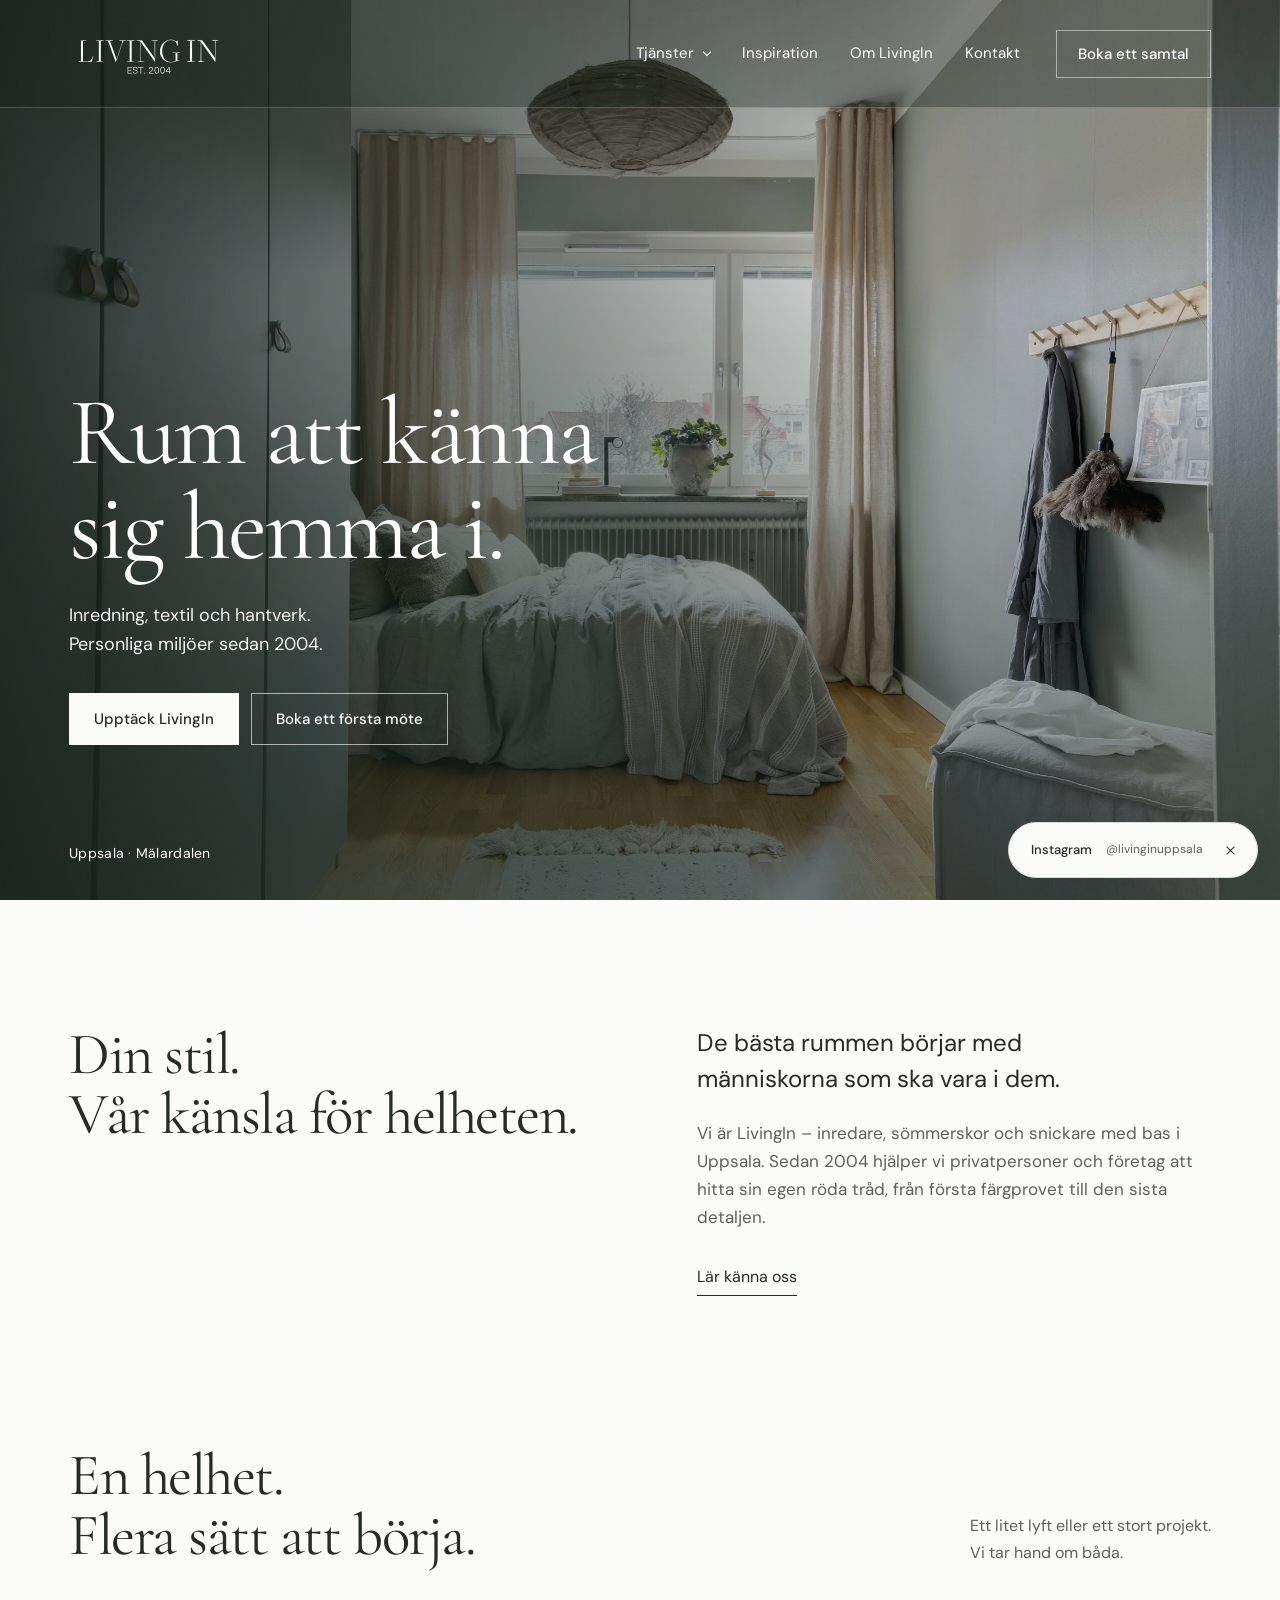
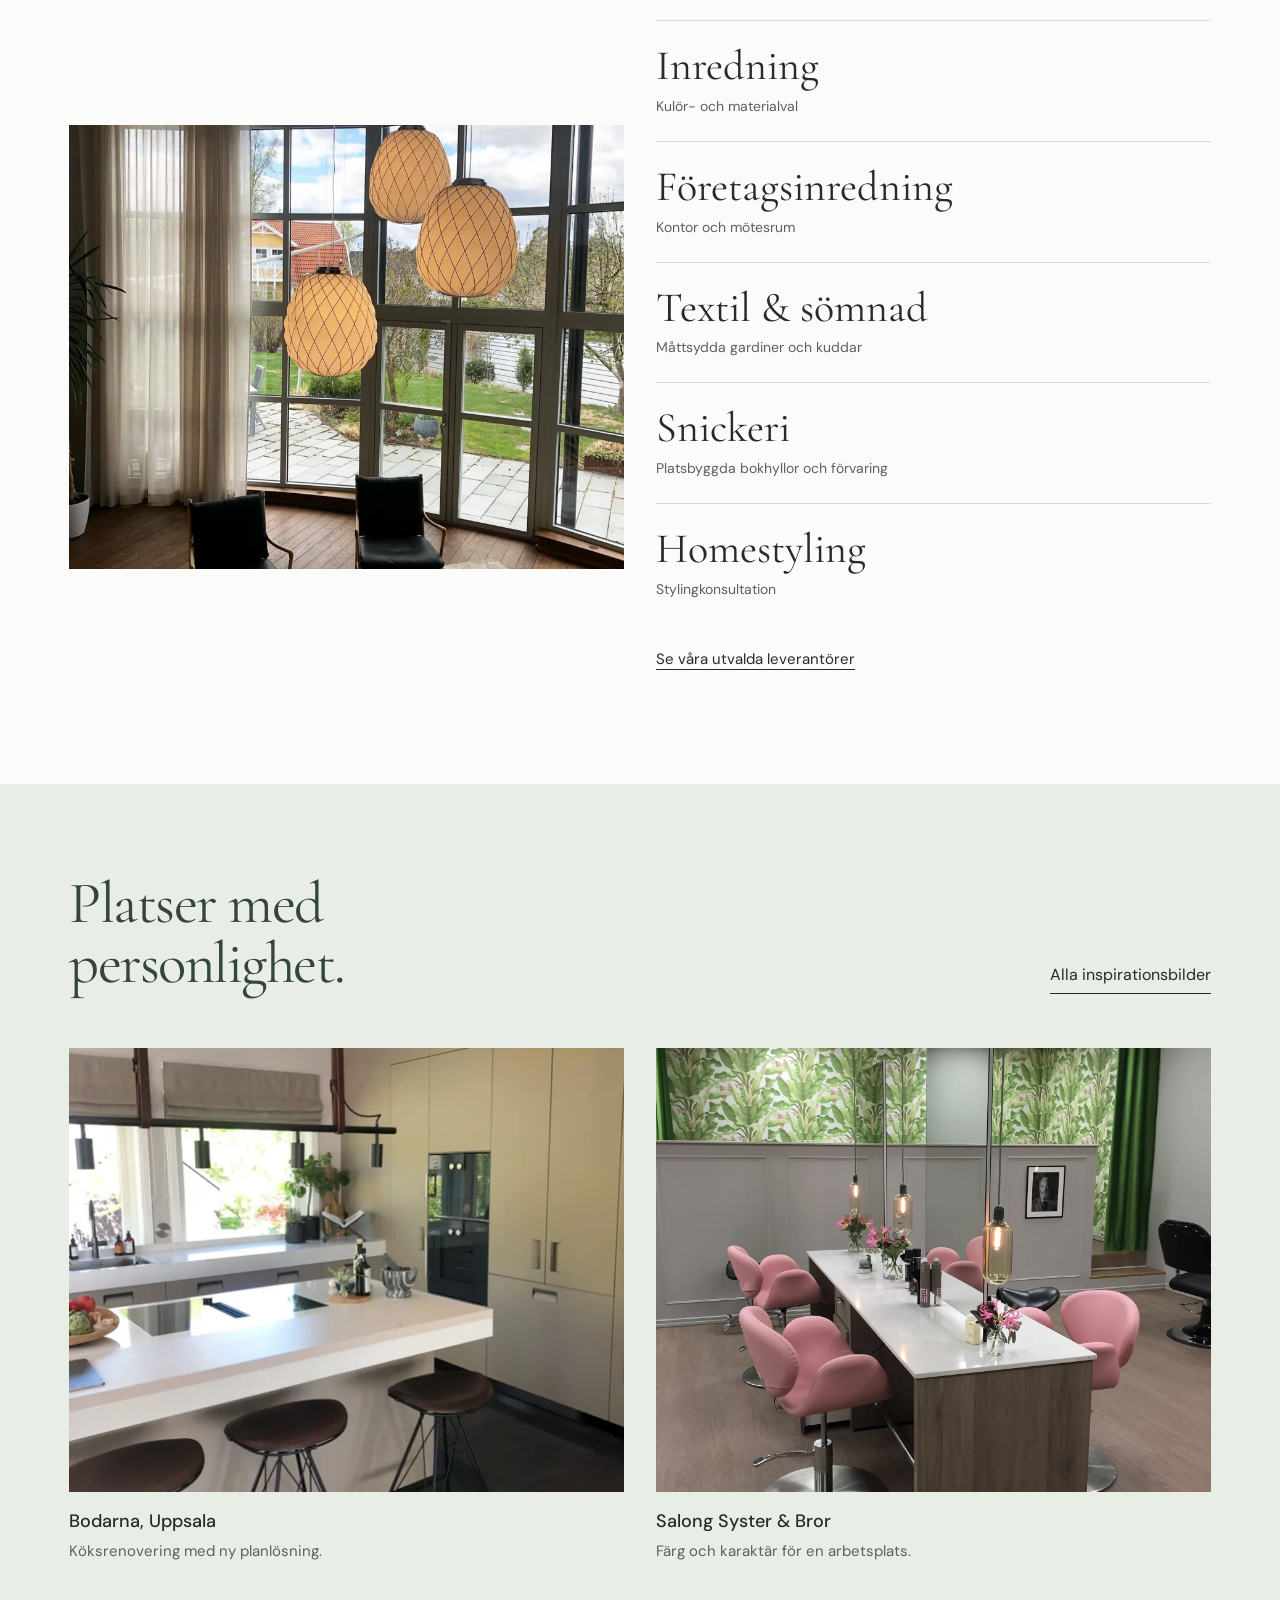
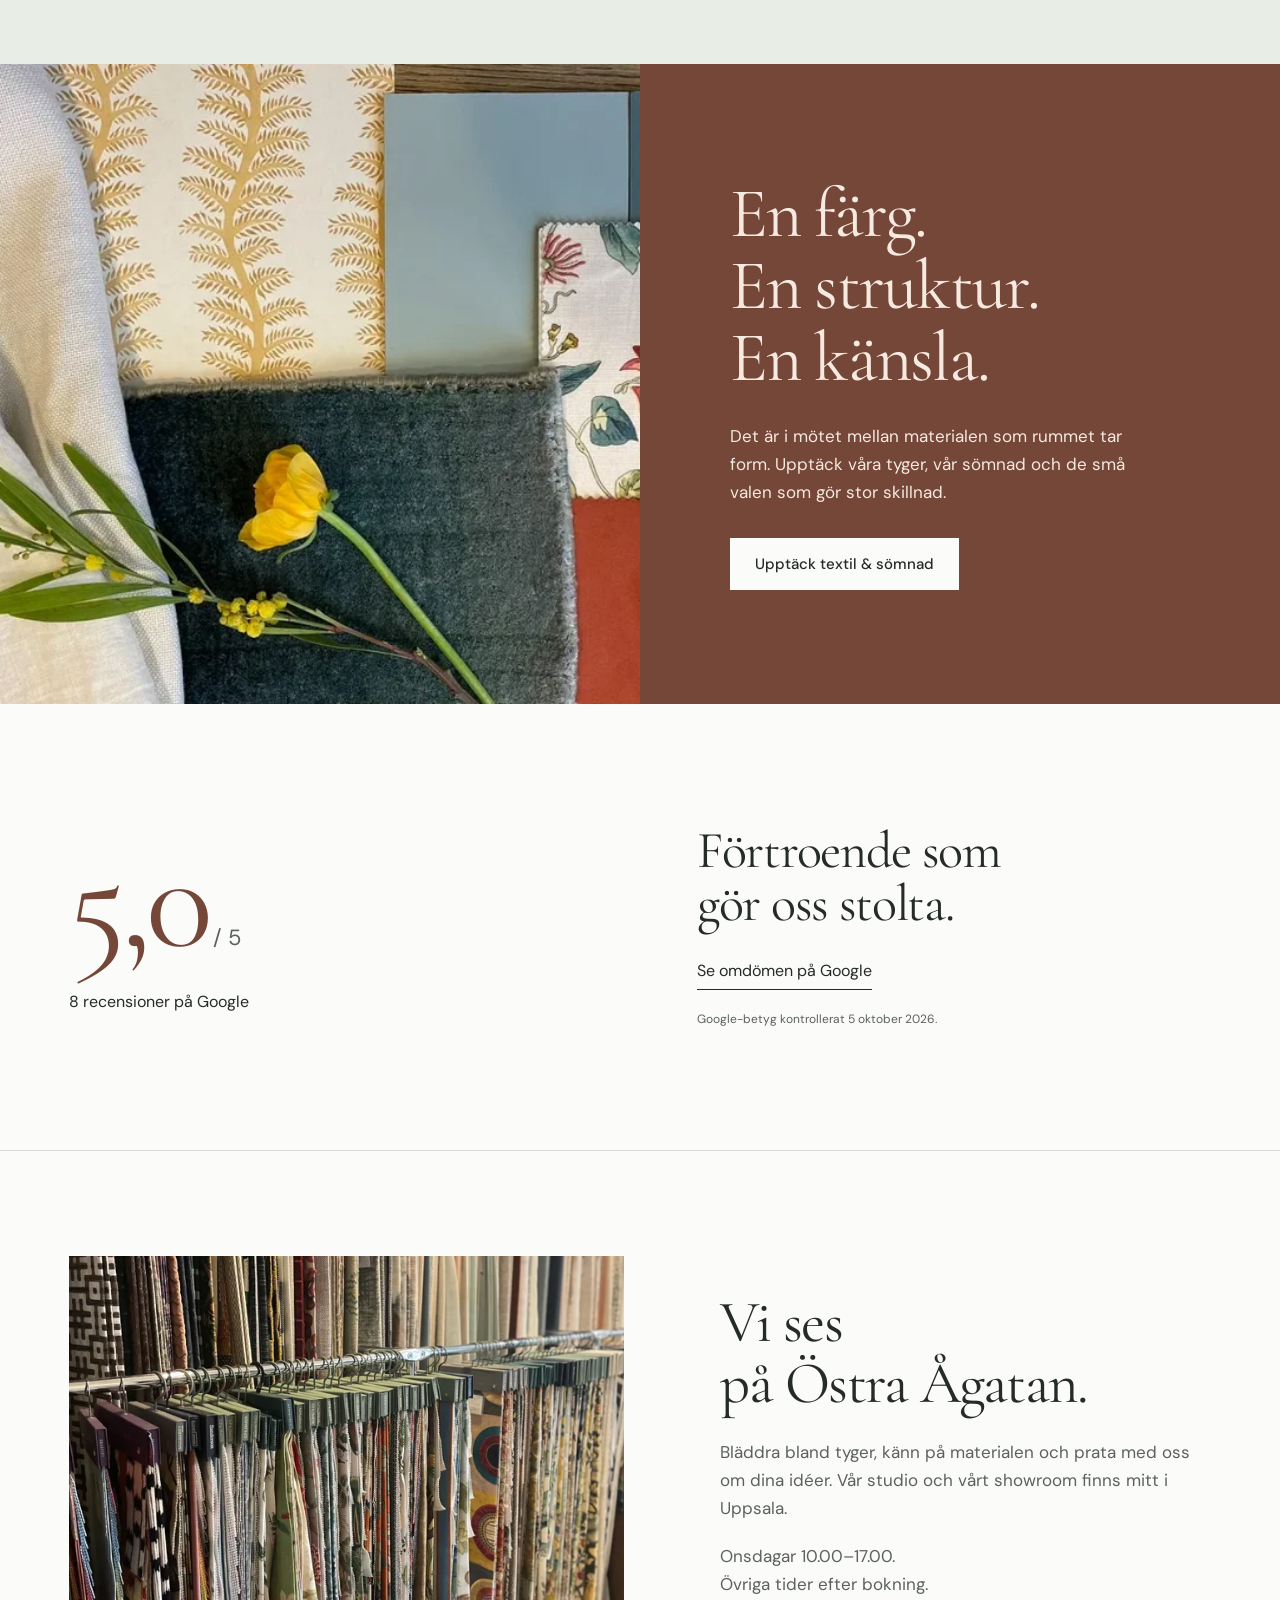
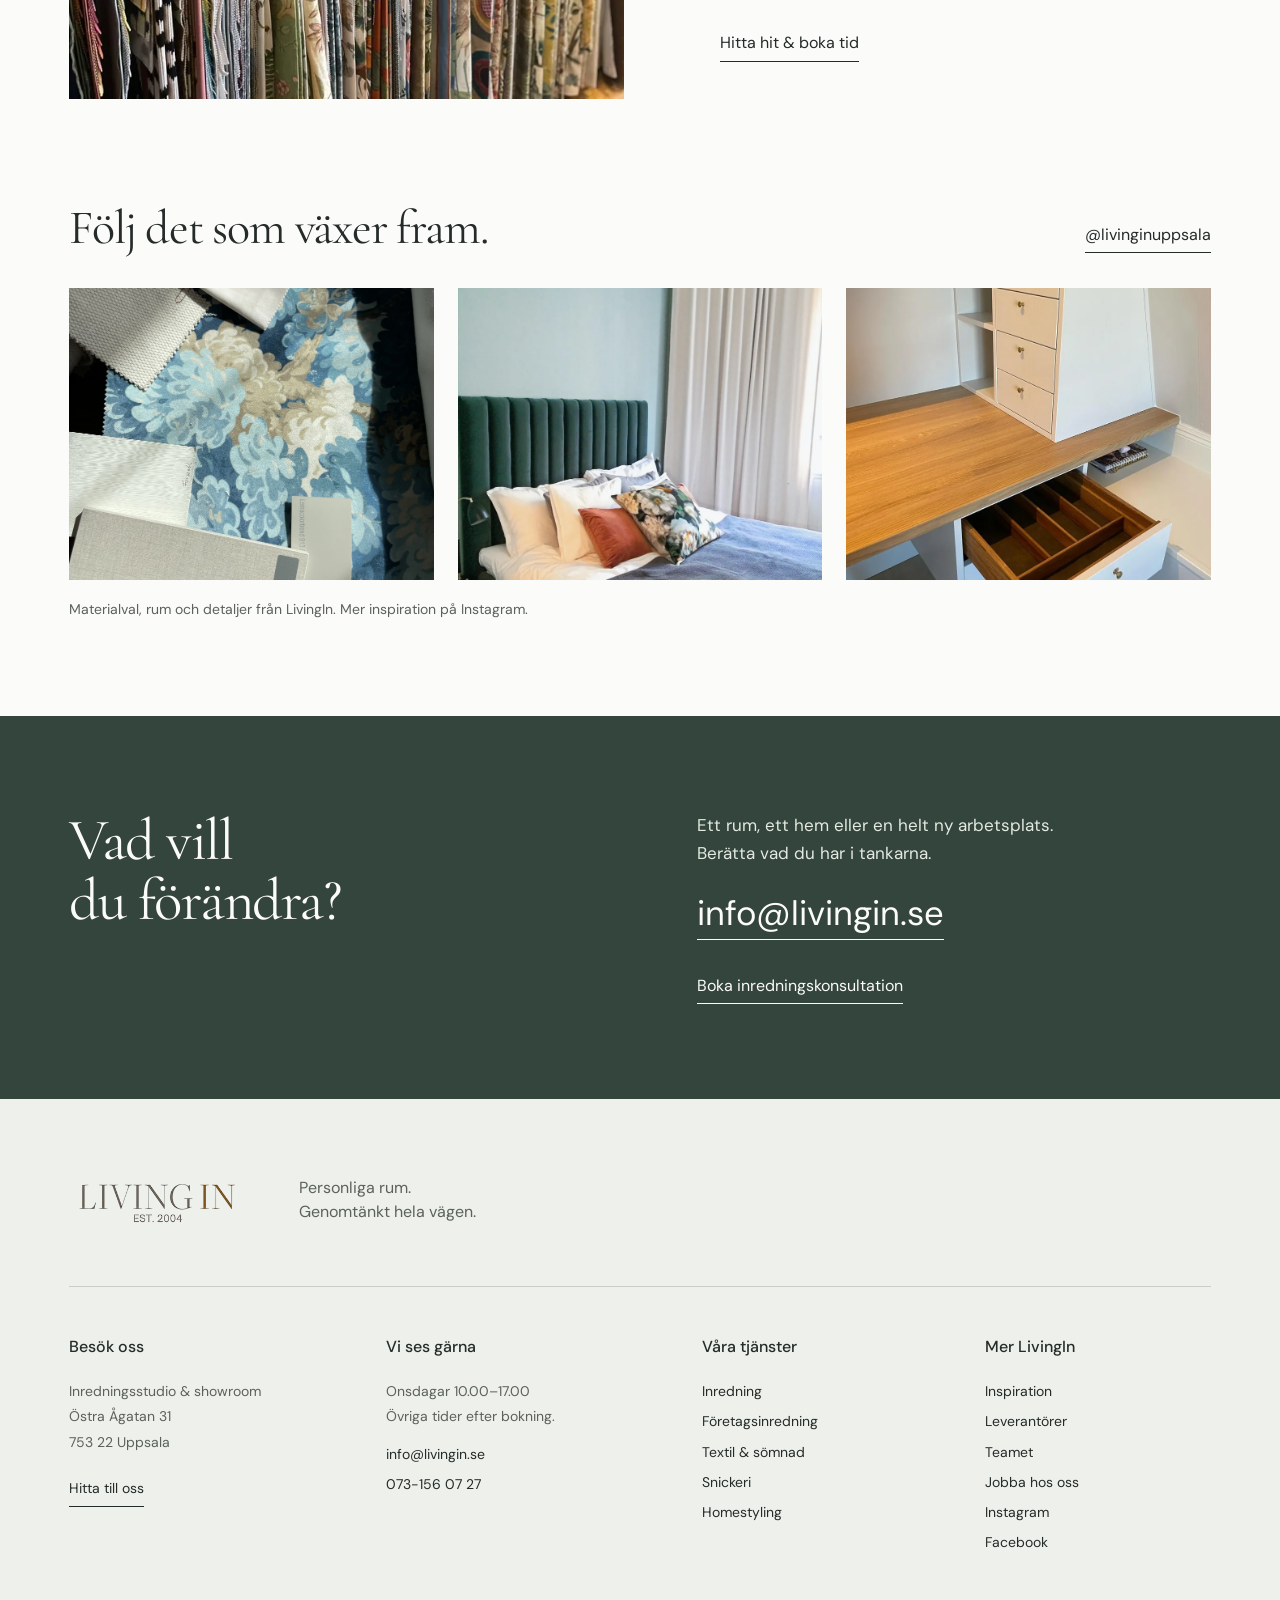
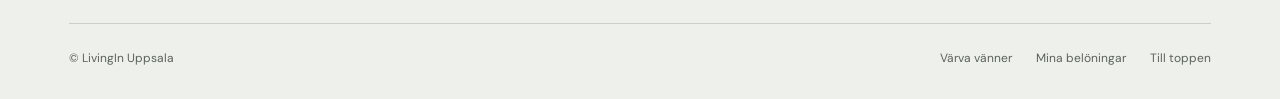
<file: index.html>
<!doctype html><html lang="sv"><head><meta charset="utf-8"><meta name="viewport" content="width=device-width,initial-scale=1,viewport-fit=cover"><meta name="theme-color" content="#34453d"><title>Rum att känna sig hemma i | LivingIn Uppsala</title><meta name="description" content="Inredning, textil, sömnad, platsbyggt snickeri och homestyling med LivingIn i Uppsala. Personliga miljöer sedan 2004."><link rel="canonical" href="https://livingin-uppsala-studio.carlzzon121.chatgpt.site/"><meta property="og:title" content="Rum att känna sig hemma i | LivingIn"><meta property="og:description" content="Inredning, textil, sömnad, platsbyggt snickeri och homestyling med LivingIn i Uppsala. Personliga miljöer sedan 2004."><meta property="og:type" content="website"><meta property="og:url" content="https://livingin-uppsala-studio.carlzzon121.chatgpt.site/"><link rel="icon" href="data:image/svg+xml,%3Csvg xmlns='http://www.w3.org/2000/svg' viewBox='0 0 64 64'%3E%3Crect width='64' height='64' fill='%2334453d'/%3E%3Ctext x='32' y='47' text-anchor='middle' font-family='Georgia,serif' font-size='47' fill='white'%3EL%3C/text%3E%3C/svg%3E"><link rel="stylesheet" href="./assets/display.css"><link rel="stylesheet" href="./assets/body.css"><link rel="stylesheet" href="./style.css"><script type="application/ld+json">{"@context": "https://schema.org", "@type": "LocalBusiness", "name": "LivingIn", "url": "https://livingin-uppsala-studio.carlzzon121.chatgpt.site", "telephone": "+46731560727", "email": "info@livingin.se", "address": {"@type": "PostalAddress", "streetAddress": "Östra Ågatan 31", "postalCode": "75322", "addressLocality": "Uppsala", "addressCountry": "SE"}, "sameAs": ["https://www.instagram.com/livinginuppsala/", "https://www.facebook.com/profile.php?id=100063746071332"]}</script></head><body class="has-hero" id="top"><a class="skip" href="#innehall">Hoppa till innehållet</a><header class="site-header"><a class="brand" href="./index.html" aria-label="LivingIn, startsidan"><img class="" src="./assets/logo-livingin.png" width="324" height="102" alt="LivingIn, est. 2004" loading=lazy decoding="async"></a><nav aria-label="Huvudmeny"><details class="nav-services"><summary>Tjänster</summary><div class="service-dropdown"><a href="./inredning.html">Inredning</a><a href="./foretagsinredning.html">Företagsinredning</a><a href="./textil-somnad.html">Textil & sömnad</a><a href="./snickeri.html">Snickeri</a><a href="./homestyling.html">Homestyling</a></div></details><a href="./inspiration.html">Inspiration</a><a href="./om-oss.html">Om LivingIn</a><a href="./kontakt.html">Kontakt</a></nav><a class="button header-contact" href="./kontakt.html">Boka ett samtal</a><button class="menu-toggle" aria-label="Öppna meny" aria-expanded="false" aria-controls="mobile-menu"><span></span><span></span></button></header><div class="mobile-menu" id="mobile-menu" hidden><nav aria-label="Mobilmeny"><a href="./inredning.html">Inredning</a><a href="./foretagsinredning.html">Företagsinredning</a><a href="./textil-somnad.html">Textil & sömnad</a><a href="./snickeri.html">Snickeri</a><a href="./homestyling.html">Homestyling</a><a href="./inspiration.html">Inspiration</a><a href="./om-oss.html">Om LivingIn</a><a href="./leverantorer.html">Leverantörer</a><a href="./kontakt.html">Kontakt</a></nav><div class="menu-foot"><a href="mailto:info@livingin.se">info@livingin.se</a><a href="tel:+46731560727">073-156 07 27</a></div></div><main id="innehall"><section class="hero"><div class="hero-photo"><img class="" src="./assets/homestyling-bedroom-wide.webp" srcset="./assets/homestyling-bedroom-wide-small.webp 900w, ./assets/homestyling-bedroom-wide.webp 2400w" sizes="100vw" width="2400" height="1601" alt="Ett sovrum inrett av LivingIn med mjuka textilier och ljus från stora fönster" fetchpriority=high decoding="async"></div><div class="hero-shade"></div><div class="hero-content wrap"><h1>Rum att känna<br>sig hemma i.</h1><p>Inredning, textil och hantverk.<br>Personliga miljöer sedan 2004.</p><div class="hero-actions"><a class="button light" href="#tjanster">Upptäck LivingIn</a><a class="button outline-light" href="./kontakt.html">Boka ett första möte</a></div></div><div class="hero-bottom wrap"><span>Uppsala · Mälardalen</span><a href="./inspiration.html">Ett urval av våra rum</a></div></section>
 <section class="intro wrap"><h2>Din stil.<br>Vår känsla för helheten.</h2><div><p class="lead">De bästa rummen börjar med människorna som ska vara i dem.</p><p>Vi är LivingIn – inredare, sömmerskor och snickare med bas i Uppsala. Sedan 2004 hjälper vi privatpersoner och företag att hitta sin egen röda tråd, från första färgprovet till den sista detaljen.</p><a class="text-link" href="./om-oss.html">Lär känna oss</a></div></section>
 <section class="service-section wrap" id="tjanster"><div class="section-heading"><h2>En helhet.<br>Flera sätt att börja.</h2><p>Ett litet lyft eller ett stort projekt.<br>Vi tar hand om båda.</p></div><div class="service-editorial"><div class="service-photo"><img class="service-preview" src="./assets/gottsundagipen-living-room.webp" srcset="./assets/gottsundagipen-living-room-small.webp 900w, ./assets/gottsundagipen-living-room.webp 1440w" sizes="(max-width: 767px) 100vw, 70vw" width="1440" height="1686" alt="Vardagsrum i Gottsundagipen med högt i tak" loading=lazy decoding="async"></div><div class="service-index"><a class="service-row" href="./inredning.html" data-service-photo="./assets/gottsundagipen-living-room-small.webp" data-service-alt="Inredning"><span>Inredning</span><span class="service-row-detail">Kulör- och materialval</span></a><a class="service-row" href="./foretagsinredning.html" data-service-photo="./assets/omegapoint-dining-small.webp" data-service-alt="Företagsinredning"><span>Företagsinredning</span><span class="service-row-detail">Kontor och mötesrum</span></a><a class="service-row" href="./textil-somnad.html" data-service-photo="./assets/showroom-textile-library-small.webp" data-service-alt="Textil &amp; sömnad"><span>Textil & sömnad</span><span class="service-row-detail">Måttsydda gardiner och kuddar</span></a><a class="service-row" href="./snickeri.html" data-service-photo="./assets/svartbacken-doorway-bookcase-small.webp" data-service-alt="Snickeri"><span>Snickeri</span><span class="service-row-detail">Platsbyggda bokhyllor och förvaring</span></a><a class="service-row" href="./homestyling.html" data-service-photo="./assets/homestyling-bedroom-wide-small.webp" data-service-alt="Homestyling"><span>Homestyling</span><span class="service-row-detail">Stylingkonsultation</span></a><a class="supplier-link" href="./leverantorer.html">Se våra utvalda leverantörer</a></div></div></section>
 <div class="selected-surface"><section class="selected wrap"><div class="section-heading"><h2>Platser med<br>personlighet.</h2><a class="text-link" href="./inspiration.html">Alla inspirationsbilder</a></div><div class="selected-grid"><figure class="photo "><button class="photo-open" data-full="./assets/bodarna-kitchen.webp" data-caption="Bodarna, Uppsala" aria-label="Förstora bild: Bodarna, Uppsala"><img class="" src="./assets/bodarna-kitchen.webp" srcset="./assets/bodarna-kitchen-small.webp 900w, ./assets/bodarna-kitchen.webp 1334w" sizes="(max-width: 767px) 100vw, 70vw" width="1334" height="1334" alt="Bodarna, Uppsala" loading=lazy decoding="async"><span class="photo-hint">Se närmare</span></button><figcaption><h3>Bodarna, Uppsala</h3><p>Köksrenovering med ny planlösning.</p></figcaption></figure><figure class="photo "><button class="photo-open" data-full="./assets/syster-bror-salon.webp" data-caption="Salong Syster &amp; Bror" aria-label="Förstora bild: Salong Syster &amp; Bror"><img class="" src="./assets/syster-bror-salon.webp" srcset="./assets/syster-bror-salon-small.webp 825w, ./assets/syster-bror-salon.webp 1800w" sizes="(max-width: 767px) 100vw, 70vw" width="1800" height="2400" alt="Salong Syster &amp; Bror" loading=lazy decoding="async"><span class="photo-hint">Se närmare</span></button><figcaption><h3>Salong Syster & Bror</h3><p>Färg och karaktär för en arbetsplats.</p></figcaption></figure></div></section></div>
 <section class="material-story"><div class="material-image"><img class="" src="./assets/textile-moodboard.webp" srcset="./assets/textile-moodboard-small.webp 900w, ./assets/textile-moodboard.webp 1142w" sizes="(max-width: 767px) 100vw, 70vw" width="1142" height="688" alt="LivingIns materialprover med vävda tyger, botaniska mönster och färgprover" loading=lazy decoding="async"></div><div class="material-copy"><h2>En färg.<br>En struktur.<br>En känsla.</h2><p>Det är i mötet mellan materialen som rummet tar form. Upptäck våra tyger, vår sömnad och de små valen som gör stor skillnad.</p><a class="button light" href="./textil-somnad.html">Upptäck textil & sömnad</a></div></section>
 <section class="review wrap"><div class="review-score"><span>5,0<span class="score-base"> / 5</span></span><p>8 recensioner på Google</p></div><div><h2>Förtroende som<br>gör oss stolta.</h2><a class="text-link" href="https://www.google.com/maps/place/LIVING+IN/@59.8579767,17.638223,17z/data=!3m1!4b1!4m6!3m5!1s0x465fcbdcd6e988ed:0xc5d219001ef7e77f!8m2!3d59.8579767!4d17.638223!16s%2Fg%2F11h2fv3kpc" target="_blank" rel="noopener noreferrer">Se omdömen på Google<span class="sr-only"> (öppnas i ny flik)</span></a><small>Google-betyg kontrollerat 5 oktober 2026.</small></div></section>
 <section class="studio-teaser wrap"><div><img class="" src="./assets/showroom-textile-library.webp" srcset="./assets/showroom-textile-library-small.webp 900w, ./assets/showroom-textile-library.webp 2400w" sizes="(max-width: 767px) 100vw, 70vw" width="2400" height="1422" alt="Tyger och materialprover i LivingIns inredningsstudio" loading=lazy decoding="async"></div><div><h2>Vi ses<br>på Östra Ågatan.</h2><p>Bläddra bland tyger, känn på materialen och prata med oss om dina idéer. Vår studio och vårt showroom finns mitt i Uppsala.</p><p>Onsdagar 10.00–17.00.<br>Övriga tider efter bokning.</p><a class="text-link" href="./kontakt.html">Hitta hit & boka tid</a></div></section>
 <section class="social-story wrap"><div class="section-heading"><h2>Följ det som växer fram.</h2><a class="text-link" href="https://www.instagram.com/livinginuppsala/" target="_blank" rel="noopener noreferrer">@livinginuppsala<span class="sr-only"> (öppnas i ny flik)</span></a></div><div class="social-photos"><a class="" href="https://www.instagram.com/livinginuppsala/" target="_blank" rel="noopener noreferrer"><img class="" src="./assets/inspiration-blue-moodboard.webp" srcset="./assets/inspiration-blue-moodboard-small.webp 825w, ./assets/inspiration-blue-moodboard.webp 1800w" sizes="(max-width: 767px) 100vw, 70vw" width="1800" height="2400" alt="Kulörer och material i blå toner" loading=lazy decoding="async"><span class="sr-only"> (öppnas i ny flik)</span></a><a class="" href="https://www.instagram.com/livinginuppsala/" target="_blank" rel="noopener noreferrer"><img class="" src="./assets/falhagen-upholstered-bedroom.webp" srcset="./assets/falhagen-upholstered-bedroom-small.webp 900w, ./assets/falhagen-upholstered-bedroom.webp 2103w" sizes="(max-width: 767px) 100vw, 70vw" width="2103" height="2400" alt="Sänggavel i sammet och måttsydda gardiner" loading=lazy decoding="async"><span class="sr-only"> (öppnas i ny flik)</span></a><a class="" href="https://www.instagram.com/livinginuppsala/" target="_blank" rel="noopener noreferrer"><img class="" src="./assets/svartbacken-desk-drawer.webp" srcset="./assets/svartbacken-desk-drawer-small.webp 900w, ./assets/svartbacken-desk-drawer.webp 1440w" sizes="(max-width: 767px) 100vw, 70vw" width="1440" height="1682" alt="Platsbyggd lådförvaring i en arbetshörna" loading=lazy decoding="async"><span class="sr-only"> (öppnas i ny flik)</span></a></div><p>Materialval, rum och detaljer från LivingIn. Mer inspiration på Instagram.</p></section>
 <section class="contact-band wrap"><h2>Vad vill du förändra?</h2><div><p>Ett rum, ett hem eller en helt ny arbetsplats.<br>Berätta vad du har i tankarna.</p><a class="contact-email" href="mailto:info@livingin.se">info@livingin.se</a><a class="text-link" href="./kontakt.html">Boka inredningskonsultation</a></div></section></main><footer class="site-footer"><div class="footer-top"><a class="footer-brand" href="./index.html"><img class="" src="./assets/logo-livingin.png" width="324" height="102" alt="LivingIn, est. 2004" loading=lazy decoding="async"></a><p>Personliga rum.<br>Genomtänkt hela vägen.</p></div><div class="footer-columns"><div><h2>Besök oss</h2><p>Inredningsstudio & showroom<br>Östra Ågatan 31<br>753 22 Uppsala</p><a class="text-link" href="https://www.google.com/maps/place/LIVING+IN/@59.8579767,17.638223,17z/data=!3m1!4b1!4m6!3m5!1s0x465fcbdcd6e988ed:0xc5d219001ef7e77f!8m2!3d59.8579767!4d17.638223!16s%2Fg%2F11h2fv3kpc" target="_blank" rel="noopener noreferrer">Hitta till oss<span class="sr-only"> (öppnas i ny flik)</span></a></div><div><h2>Vi ses gärna</h2><p>Onsdagar 10.00–17.00<br>Övriga tider efter bokning.</p><a href="mailto:info@livingin.se">info@livingin.se</a><a href="tel:+46731560727">073-156 07 27</a></div><div><h2>Våra tjänster</h2><a href="./inredning.html">Inredning</a><a href="./foretagsinredning.html">Företagsinredning</a><a href="./textil-somnad.html">Textil & sömnad</a><a href="./snickeri.html">Snickeri</a><a href="./homestyling.html">Homestyling</a></div><div><h2>Mer LivingIn</h2><a href="./inspiration.html">Inspiration</a><a href="./leverantorer.html">Leverantörer</a><a href="./om-oss.html">Teamet</a><a href="./ledig-tjanst.html">Jobba hos oss</a><a class="" href="https://www.instagram.com/livinginuppsala/" target="_blank" rel="noopener noreferrer">Instagram<span class="sr-only"> (öppnas i ny flik)</span></a><a class="" href="https://www.facebook.com/profile.php?id=100063746071332" target="_blank" rel="noopener noreferrer">Facebook<span class="sr-only"> (öppnas i ny flik)</span></a></div></div><div class="footer-bottom"><span>© LivingIn Uppsala</span><div><a class="" href="https://www.livingin.se/refer-friends" target="_blank" rel="noopener noreferrer">Värva vänner<span class="sr-only"> (öppnas i ny flik)</span></a><a class="" href="https://www.livingin.se/my-rewards" target="_blank" rel="noopener noreferrer">Mina belöningar<span class="sr-only"> (öppnas i ny flik)</span></a><a href="#top">Till toppen</a></div></div></footer><aside class="instagram-float" aria-label="Följ LivingIn"><a href="https://www.instagram.com/livinginuppsala/" target="_blank" rel="noopener noreferrer"><span class="instagram-label">Instagram</span><span class="instagram-handle">@livinginuppsala</span><span class="sr-only"> (öppnas i ny flik)</span></a><button aria-label="Dölj Instagram-länken" title="Dölj Instagram-länken"><span></span><span></span></button></aside><dialog id="photo-dialog" aria-labelledby="photo-caption"><div class="dialog-head"><p id="photo-caption"></p><button id="photo-close" autofocus>Stäng</button></div><img id="photo-image" alt=""><div class="dialog-controls"><button id="photo-prev">Föregående</button><span id="photo-count" aria-live="polite"></span><button id="photo-next">Nästa</button></div></dialog><script defer src="./script.js"></script></body></html>
</file>
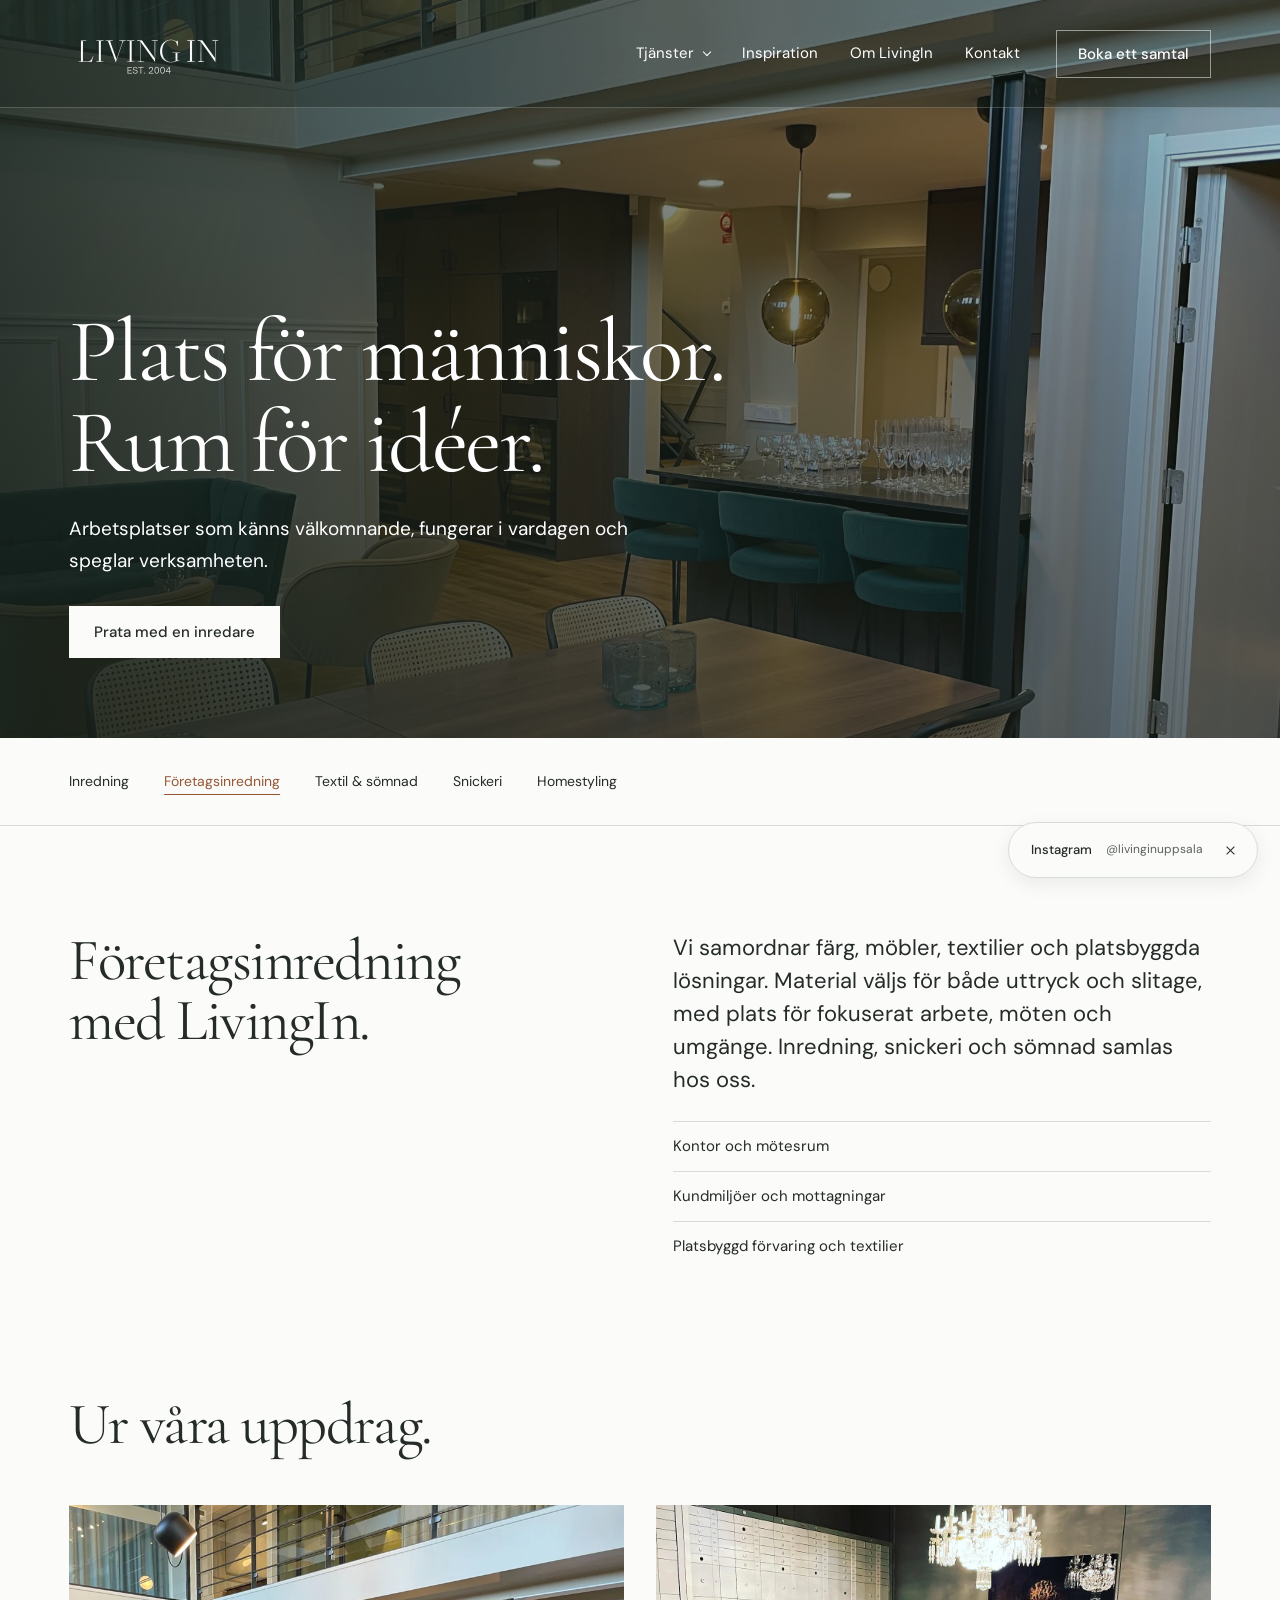
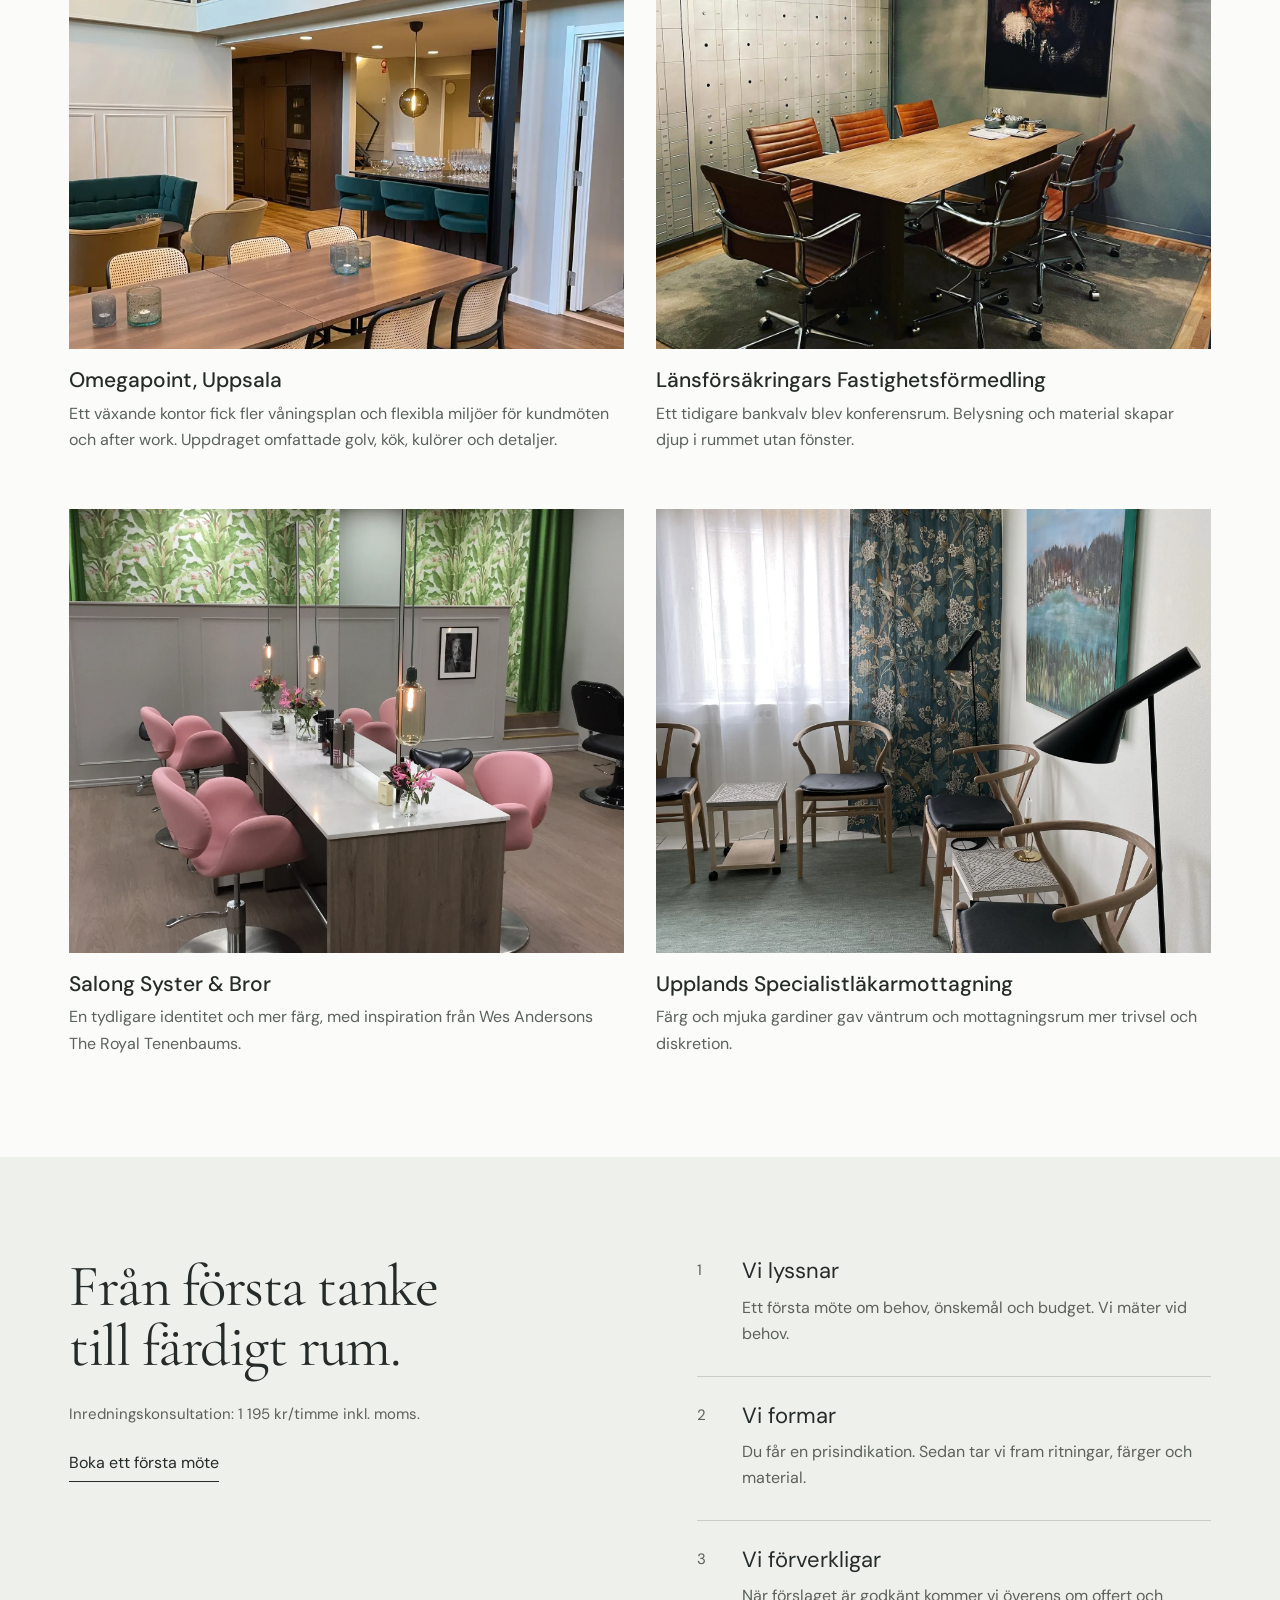
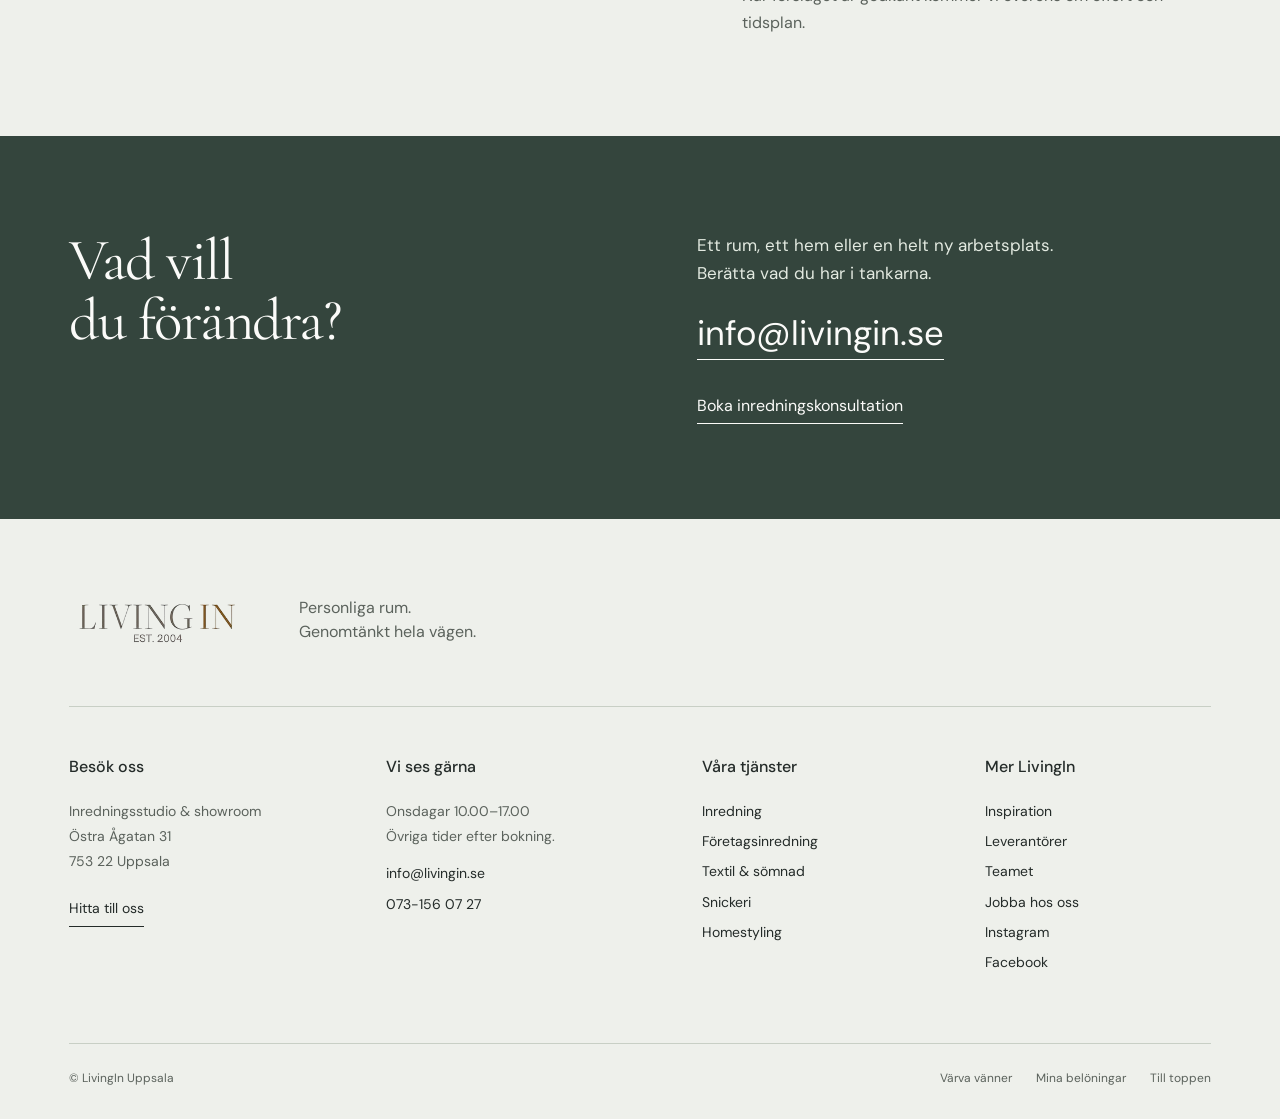
<file: foretagsinredning.html>
<!doctype html><html lang="sv"><head><meta charset="utf-8"><meta name="viewport" content="width=device-width,initial-scale=1,viewport-fit=cover"><meta name="theme-color" content="#34453d"><title>Företagsinredning | LivingIn Uppsala</title><meta name="description" content="Arbetsplatser som känns välkomnande, fungerar i vardagen och speglar verksamheten."><link rel="canonical" href="https://livingin-uppsala-studio.carlzzon121.chatgpt.site/foretagsinredning.html"><meta property="og:title" content="Företagsinredning | LivingIn"><meta property="og:description" content="Arbetsplatser som känns välkomnande, fungerar i vardagen och speglar verksamheten."><meta property="og:type" content="website"><meta property="og:url" content="https://livingin-uppsala-studio.carlzzon121.chatgpt.site/foretagsinredning.html"><link rel="icon" href="data:image/svg+xml,%3Csvg xmlns='http://www.w3.org/2000/svg' viewBox='0 0 64 64'%3E%3Crect width='64' height='64' fill='%2334453d'/%3E%3Ctext x='32' y='47' text-anchor='middle' font-family='Georgia,serif' font-size='47' fill='white'%3EL%3C/text%3E%3C/svg%3E"><link rel="stylesheet" href="./assets/display.css"><link rel="stylesheet" href="./assets/body.css"><link rel="stylesheet" href="./style.css"><script type="application/ld+json">{"@context": "https://schema.org", "@type": "LocalBusiness", "name": "LivingIn", "url": "https://livingin-uppsala-studio.carlzzon121.chatgpt.site", "telephone": "+46731560727", "email": "info@livingin.se", "address": {"@type": "PostalAddress", "streetAddress": "Östra Ågatan 31", "postalCode": "75322", "addressLocality": "Uppsala", "addressCountry": "SE"}, "sameAs": ["https://www.instagram.com/livinginuppsala/", "https://www.facebook.com/profile.php?id=100063746071332"]}</script></head><body class="has-hero" id="top"><a class="skip" href="#innehall">Hoppa till innehållet</a><header class="site-header"><a class="brand" href="./index.html" aria-label="LivingIn, startsidan"><img class="" src="./assets/logo-livingin.png" width="324" height="102" alt="LivingIn, est. 2004" loading=lazy decoding="async"></a><nav aria-label="Huvudmeny"><details class="nav-services"><summary>Tjänster</summary><div class="service-dropdown"><a href="./inredning.html">Inredning</a><a href="./foretagsinredning.html">Företagsinredning</a><a href="./textil-somnad.html">Textil & sömnad</a><a href="./snickeri.html">Snickeri</a><a href="./homestyling.html">Homestyling</a></div></details><a href="./inspiration.html">Inspiration</a><a href="./om-oss.html">Om LivingIn</a><a href="./kontakt.html">Kontakt</a></nav><a class="button header-contact" href="./kontakt.html">Boka ett samtal</a><button class="menu-toggle" aria-label="Öppna meny" aria-expanded="false" aria-controls="mobile-menu"><span></span><span></span></button></header><div class="mobile-menu" id="mobile-menu" hidden><nav aria-label="Mobilmeny"><a href="./inredning.html">Inredning</a><a href="./foretagsinredning.html">Företagsinredning</a><a href="./textil-somnad.html">Textil & sömnad</a><a href="./snickeri.html">Snickeri</a><a href="./homestyling.html">Homestyling</a><a href="./inspiration.html">Inspiration</a><a href="./om-oss.html">Om LivingIn</a><a href="./leverantorer.html">Leverantörer</a><a href="./kontakt.html">Kontakt</a></nav><div class="menu-foot"><a href="mailto:info@livingin.se">info@livingin.se</a><a href="tel:+46731560727">073-156 07 27</a></div></div><main id="innehall"><section class="page-hero"><div class="page-hero-image"><img class="" src="./assets/omegapoint-dining.webp" srcset="./assets/omegapoint-dining-small.webp 900w, ./assets/omegapoint-dining.webp 2250w" sizes="100vw" width="2250" height="2188" alt="Företagsinredning av LivingIn" fetchpriority=high decoding="async"></div><div class="page-hero-shade"></div><div class="wrap"><h1>Plats för människor.<br>Rum för idéer.</h1><p>Arbetsplatser som känns välkomnande, fungerar i vardagen och speglar verksamheten.</p><a class="button light" href="./kontakt.html">Prata med en inredare</a></div></section><nav class="service-subnav wrap" aria-label="Våra tjänster"><a href="./inredning.html" >Inredning</a><a href="./foretagsinredning.html" aria-current=page>Företagsinredning</a><a href="./textil-somnad.html" >Textil & sömnad</a><a href="./snickeri.html" >Snickeri</a><a href="./homestyling.html" >Homestyling</a></nav><section class="service-description wrap"><h2>Företagsinredning<br>med LivingIn.</h2><div><p class="lead">Vi samordnar färg, möbler, textilier och platsbyggda lösningar. Material väljs för både uttryck och slitage, med plats för fokuserat arbete, möten och umgänge. Inredning, snickeri och sömnad samlas hos oss.</p><ul class="offering-list"><li>Kontor och mötesrum</li><li>Kundmiljöer och mottagningar</li><li>Platsbyggd förvaring och textilier</li></ul></div></section><section class="project-cases wrap"><h2>Ur våra uppdrag.</h2><div class="case-grid"><figure class="photo "><button class="photo-open" data-full="./assets/omegapoint-dining.webp" data-caption="Omegapoint, Uppsala" aria-label="Förstora bild: Omegapoint, Uppsala"><img class="" src="./assets/omegapoint-dining.webp" srcset="./assets/omegapoint-dining-small.webp 900w, ./assets/omegapoint-dining.webp 2250w" sizes="(max-width: 767px) 100vw, 70vw" width="2250" height="2188" alt="Omegapoint, Uppsala" loading=lazy decoding="async"><span class="photo-hint">Se närmare</span></button><figcaption><h3>Omegapoint, Uppsala</h3><p>Ett växande kontor fick fler våningsplan och flexibla miljöer för kundmöten och after work. Uppdraget omfattade golv, kök, kulörer och detaljer.</p></figcaption></figure><figure class="photo "><button class="photo-open" data-full="./assets/lf-bank-vault-conference.webp" data-caption="Länsförsäkringars Fastighetsförmedling" aria-label="Förstora bild: Länsförsäkringars Fastighetsförmedling"><img class="" src="./assets/lf-bank-vault-conference.webp" srcset="./assets/lf-bank-vault-conference-small.webp 880w, ./assets/lf-bank-vault-conference.webp 1440w" sizes="(max-width: 767px) 100vw, 70vw" width="1440" height="1800" alt="Länsförsäkringars Fastighetsförmedling" loading=lazy decoding="async"><span class="photo-hint">Se närmare</span></button><figcaption><h3>Länsförsäkringars Fastighetsförmedling</h3><p>Ett tidigare bankvalv blev konferensrum. Belysning och material skapar djup i rummet utan fönster.</p></figcaption></figure><figure class="photo "><button class="photo-open" data-full="./assets/syster-bror-salon.webp" data-caption="Salong Syster &amp; Bror" aria-label="Förstora bild: Salong Syster &amp; Bror"><img class="" src="./assets/syster-bror-salon.webp" srcset="./assets/syster-bror-salon-small.webp 825w, ./assets/syster-bror-salon.webp 1800w" sizes="(max-width: 767px) 100vw, 70vw" width="1800" height="2400" alt="Salong Syster &amp; Bror" loading=lazy decoding="async"><span class="photo-hint">Se närmare</span></button><figcaption><h3>Salong Syster & Bror</h3><p>En tydligare identitet och mer färg, med inspiration från Wes Andersons The Royal Tenenbaums.</p></figcaption></figure><figure class="photo "><button class="photo-open" data-full="./assets/specialistlakarmottagning-waiting-room.webp" data-caption="Upplands Specialistläkarmottagning" aria-label="Förstora bild: Upplands Specialistläkarmottagning"><img class="" src="./assets/specialistlakarmottagning-waiting-room.webp" srcset="./assets/specialistlakarmottagning-waiting-room-small.webp 825w, ./assets/specialistlakarmottagning-waiting-room.webp 1800w" sizes="(max-width: 767px) 100vw, 70vw" width="1800" height="2400" alt="Upplands Specialistläkarmottagning" loading=lazy decoding="async"><span class="photo-hint">Se närmare</span></button><figcaption><h3>Upplands Specialistläkarmottagning</h3><p>Färg och mjuka gardiner gav väntrum och mottagningsrum mer trivsel och diskretion.</p></figcaption></figure></div></section><section class="process wrap"><div><h2>Från första tanke<br>till färdigt rum.</h2><p>Inredningskonsultation: 1 195 kr/timme inkl. moms.</p><a class="text-link" href="./kontakt.html">Boka ett första möte</a></div><ol><li><h3>Vi lyssnar</h3><p>Ett första möte om behov, önskemål och budget. Vi mäter vid behov.</p></li><li><h3>Vi formar</h3><p>Du får en prisindikation. Sedan tar vi fram ritningar, färger och material.</p></li><li><h3>Vi förverkligar</h3><p>När förslaget är godkänt kommer vi överens om offert och tidsplan.</p></li></ol></section><section class="contact-band wrap"><h2>Vad vill du förändra?</h2><div><p>Ett rum, ett hem eller en helt ny arbetsplats.<br>Berätta vad du har i tankarna.</p><a class="contact-email" href="mailto:info@livingin.se">info@livingin.se</a><a class="text-link" href="./kontakt.html">Boka inredningskonsultation</a></div></section></main><footer class="site-footer"><div class="footer-top"><a class="footer-brand" href="./index.html"><img class="" src="./assets/logo-livingin.png" width="324" height="102" alt="LivingIn, est. 2004" loading=lazy decoding="async"></a><p>Personliga rum.<br>Genomtänkt hela vägen.</p></div><div class="footer-columns"><div><h2>Besök oss</h2><p>Inredningsstudio & showroom<br>Östra Ågatan 31<br>753 22 Uppsala</p><a class="text-link" href="https://www.google.com/maps/place/LIVING+IN/@59.8579767,17.638223,17z/data=!3m1!4b1!4m6!3m5!1s0x465fcbdcd6e988ed:0xc5d219001ef7e77f!8m2!3d59.8579767!4d17.638223!16s%2Fg%2F11h2fv3kpc" target="_blank" rel="noopener noreferrer">Hitta till oss<span class="sr-only"> (öppnas i ny flik)</span></a></div><div><h2>Vi ses gärna</h2><p>Onsdagar 10.00–17.00<br>Övriga tider efter bokning.</p><a href="mailto:info@livingin.se">info@livingin.se</a><a href="tel:+46731560727">073-156 07 27</a></div><div><h2>Våra tjänster</h2><a href="./inredning.html">Inredning</a><a href="./foretagsinredning.html">Företagsinredning</a><a href="./textil-somnad.html">Textil & sömnad</a><a href="./snickeri.html">Snickeri</a><a href="./homestyling.html">Homestyling</a></div><div><h2>Mer LivingIn</h2><a href="./inspiration.html">Inspiration</a><a href="./leverantorer.html">Leverantörer</a><a href="./om-oss.html">Teamet</a><a href="./ledig-tjanst.html">Jobba hos oss</a><a class="" href="https://www.instagram.com/livinginuppsala/" target="_blank" rel="noopener noreferrer">Instagram<span class="sr-only"> (öppnas i ny flik)</span></a><a class="" href="https://www.facebook.com/profile.php?id=100063746071332" target="_blank" rel="noopener noreferrer">Facebook<span class="sr-only"> (öppnas i ny flik)</span></a></div></div><div class="footer-bottom"><span>© LivingIn Uppsala</span><div><a class="" href="https://www.livingin.se/refer-friends" target="_blank" rel="noopener noreferrer">Värva vänner<span class="sr-only"> (öppnas i ny flik)</span></a><a class="" href="https://www.livingin.se/my-rewards" target="_blank" rel="noopener noreferrer">Mina belöningar<span class="sr-only"> (öppnas i ny flik)</span></a><a href="#top">Till toppen</a></div></div></footer><aside class="instagram-float" aria-label="Följ LivingIn"><a href="https://www.instagram.com/livinginuppsala/" target="_blank" rel="noopener noreferrer"><span class="instagram-label">Instagram</span><span class="instagram-handle">@livinginuppsala</span><span class="sr-only"> (öppnas i ny flik)</span></a><button aria-label="Dölj Instagram-länken" title="Dölj Instagram-länken"><span></span><span></span></button></aside><dialog id="photo-dialog" aria-labelledby="photo-caption"><div class="dialog-head"><p id="photo-caption"></p><button id="photo-close" autofocus>Stäng</button></div><img id="photo-image" alt=""><div class="dialog-controls"><button id="photo-prev">Föregående</button><span id="photo-count" aria-live="polite"></span><button id="photo-next">Nästa</button></div></dialog><script defer src="./script.js"></script></body></html>
</file>
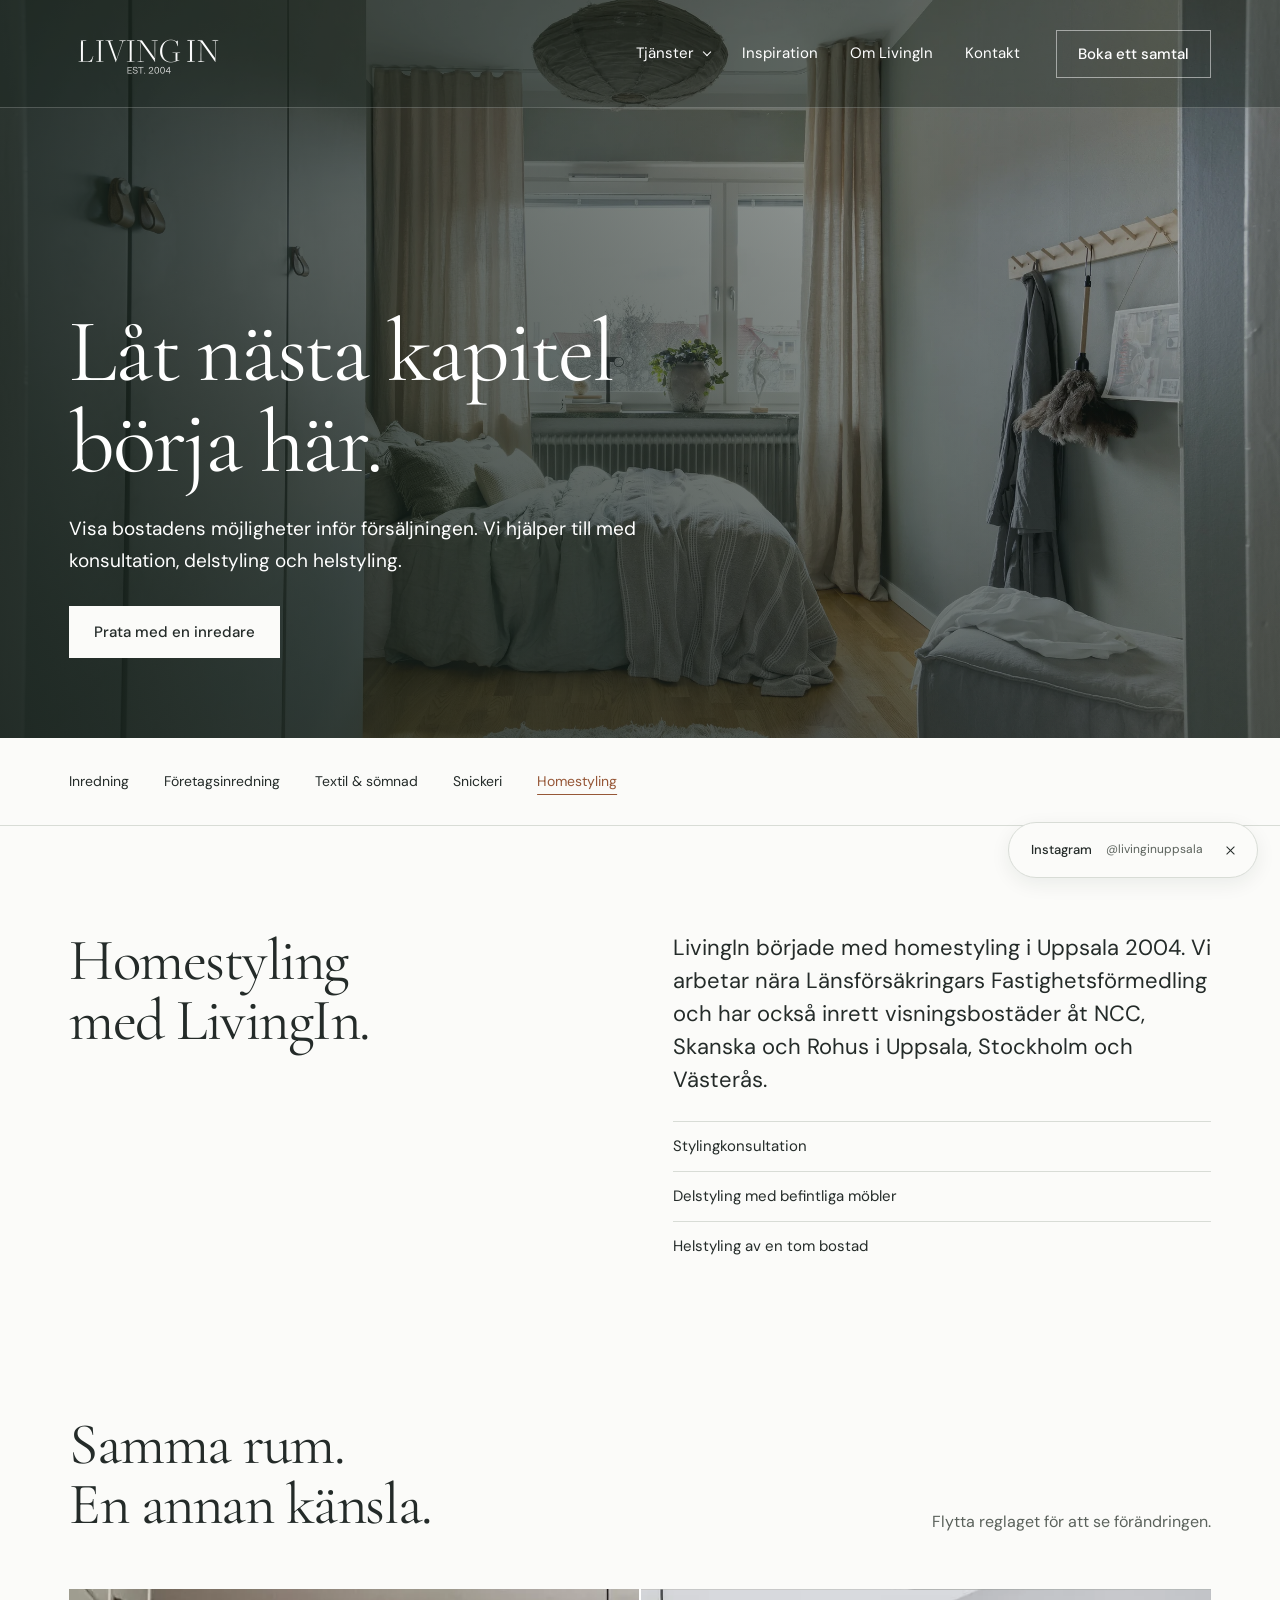
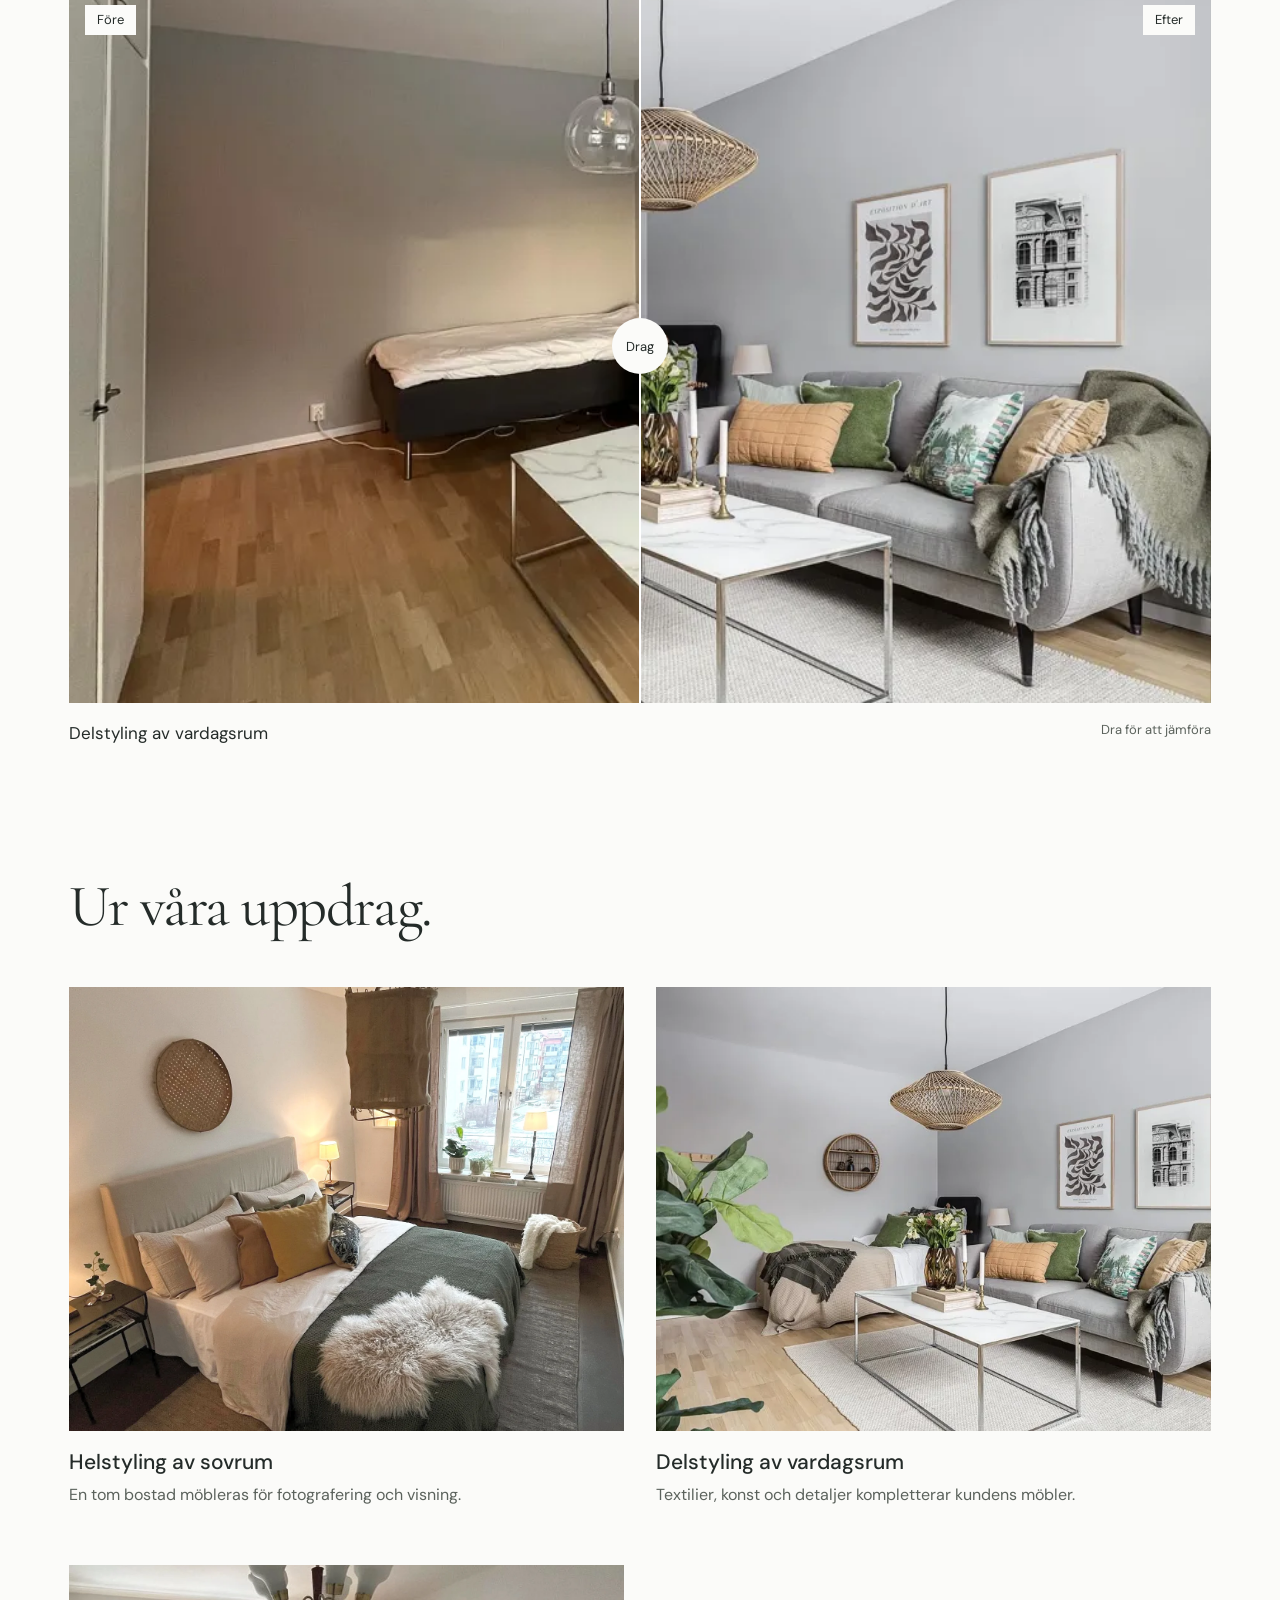
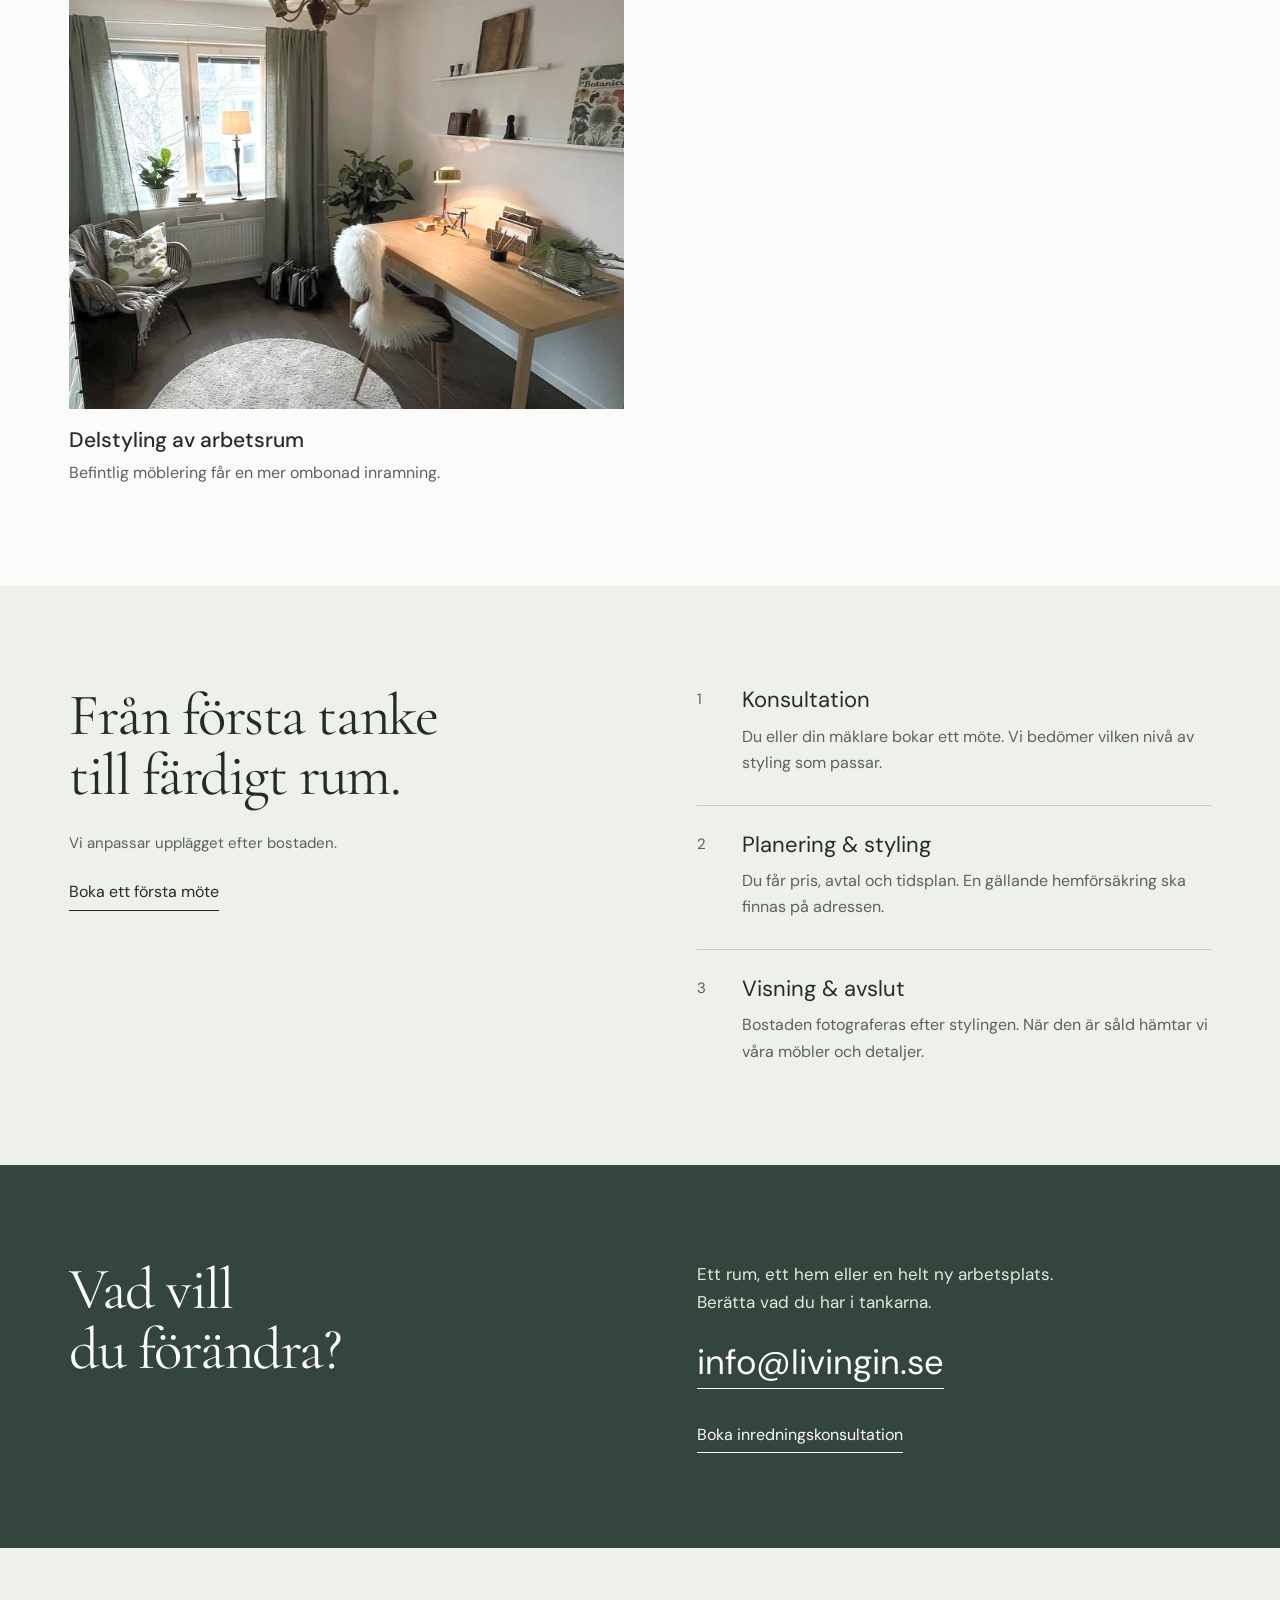
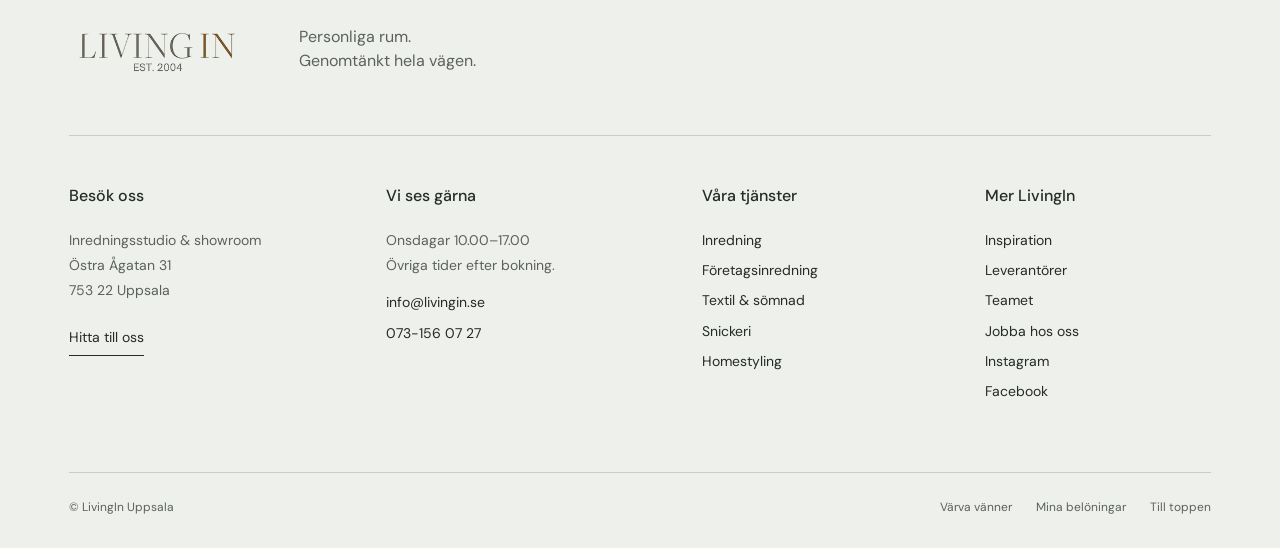
<file: homestyling.html>
<!doctype html><html lang="sv"><head><meta charset="utf-8"><meta name="viewport" content="width=device-width,initial-scale=1,viewport-fit=cover"><meta name="theme-color" content="#34453d"><title>Homestyling | LivingIn Uppsala</title><meta name="description" content="Visa bostadens möjligheter inför försäljningen. Vi hjälper till med konsultation, delstyling och helstyling."><link rel="canonical" href="https://livingin-uppsala-studio.carlzzon121.chatgpt.site/homestyling.html"><meta property="og:title" content="Homestyling | LivingIn"><meta property="og:description" content="Visa bostadens möjligheter inför försäljningen. Vi hjälper till med konsultation, delstyling och helstyling."><meta property="og:type" content="website"><meta property="og:url" content="https://livingin-uppsala-studio.carlzzon121.chatgpt.site/homestyling.html"><link rel="icon" href="data:image/svg+xml,%3Csvg xmlns='http://www.w3.org/2000/svg' viewBox='0 0 64 64'%3E%3Crect width='64' height='64' fill='%2334453d'/%3E%3Ctext x='32' y='47' text-anchor='middle' font-family='Georgia,serif' font-size='47' fill='white'%3EL%3C/text%3E%3C/svg%3E"><link rel="stylesheet" href="./assets/display.css"><link rel="stylesheet" href="./assets/body.css"><link rel="stylesheet" href="./style.css"><script type="application/ld+json">{"@context": "https://schema.org", "@type": "LocalBusiness", "name": "LivingIn", "url": "https://livingin-uppsala-studio.carlzzon121.chatgpt.site", "telephone": "+46731560727", "email": "info@livingin.se", "address": {"@type": "PostalAddress", "streetAddress": "Östra Ågatan 31", "postalCode": "75322", "addressLocality": "Uppsala", "addressCountry": "SE"}, "sameAs": ["https://www.instagram.com/livinginuppsala/", "https://www.facebook.com/profile.php?id=100063746071332"]}</script></head><body class="has-hero" id="top"><a class="skip" href="#innehall">Hoppa till innehållet</a><header class="site-header"><a class="brand" href="./index.html" aria-label="LivingIn, startsidan"><img class="" src="./assets/logo-livingin.png" width="324" height="102" alt="LivingIn, est. 2004" loading=lazy decoding="async"></a><nav aria-label="Huvudmeny"><details class="nav-services"><summary>Tjänster</summary><div class="service-dropdown"><a href="./inredning.html">Inredning</a><a href="./foretagsinredning.html">Företagsinredning</a><a href="./textil-somnad.html">Textil & sömnad</a><a href="./snickeri.html">Snickeri</a><a href="./homestyling.html">Homestyling</a></div></details><a href="./inspiration.html">Inspiration</a><a href="./om-oss.html">Om LivingIn</a><a href="./kontakt.html">Kontakt</a></nav><a class="button header-contact" href="./kontakt.html">Boka ett samtal</a><button class="menu-toggle" aria-label="Öppna meny" aria-expanded="false" aria-controls="mobile-menu"><span></span><span></span></button></header><div class="mobile-menu" id="mobile-menu" hidden><nav aria-label="Mobilmeny"><a href="./inredning.html">Inredning</a><a href="./foretagsinredning.html">Företagsinredning</a><a href="./textil-somnad.html">Textil & sömnad</a><a href="./snickeri.html">Snickeri</a><a href="./homestyling.html">Homestyling</a><a href="./inspiration.html">Inspiration</a><a href="./om-oss.html">Om LivingIn</a><a href="./leverantorer.html">Leverantörer</a><a href="./kontakt.html">Kontakt</a></nav><div class="menu-foot"><a href="mailto:info@livingin.se">info@livingin.se</a><a href="tel:+46731560727">073-156 07 27</a></div></div><main id="innehall"><section class="page-hero"><div class="page-hero-image"><img class="" src="./assets/homestyling-bedroom-wide.webp" srcset="./assets/homestyling-bedroom-wide-small.webp 900w, ./assets/homestyling-bedroom-wide.webp 2400w" sizes="100vw" width="2400" height="1601" alt="Homestyling av LivingIn" fetchpriority=high decoding="async"></div><div class="page-hero-shade"></div><div class="wrap"><h1>Låt nästa kapitel<br>börja här.</h1><p>Visa bostadens möjligheter inför försäljningen. Vi hjälper till med konsultation, delstyling och helstyling.</p><a class="button light" href="./kontakt.html">Prata med en inredare</a></div></section><nav class="service-subnav wrap" aria-label="Våra tjänster"><a href="./inredning.html" >Inredning</a><a href="./foretagsinredning.html" >Företagsinredning</a><a href="./textil-somnad.html" >Textil & sömnad</a><a href="./snickeri.html" >Snickeri</a><a href="./homestyling.html" aria-current=page>Homestyling</a></nav><section class="service-description wrap"><h2>Homestyling<br>med LivingIn.</h2><div><p class="lead">LivingIn började med homestyling i Uppsala 2004. Vi arbetar nära Länsförsäkringars Fastighetsförmedling och har också inrett visningsbostäder åt NCC, Skanska och Rohus i Uppsala, Stockholm och Västerås.</p><ul class="offering-list"><li>Stylingkonsultation</li><li>Delstyling med befintliga möbler</li><li>Helstyling av en tom bostad</li></ul></div></section><section class="comparison-section wrap"><div class="section-heading"><h2>Samma rum.<br>En annan känsla.</h2><p>Flytta reglaget för att se förändringen.</p></div><figure class="comparison-figure"><div class="comparison" style="--split:50%"><img class="before-image" src="./assets/homestyling-living-before.webp" srcset="./assets/homestyling-living-before-small.webp 900w, ./assets/homestyling-living-before.webp 1440w" sizes="(max-width: 767px) 100vw, 70vw" width="1440" height="967" alt="Delstyling av vardagsrum före" loading=lazy decoding="async"><img class="after-image" src="./assets/homestyling-living-room.webp" srcset="./assets/homestyling-living-room-small.webp 900w, ./assets/homestyling-living-room.webp 1440w" sizes="(max-width: 767px) 100vw, 70vw" width="1440" height="961" alt="Delstyling av vardagsrum efter" loading=lazy decoding="async"><span class="comparison-label label-before">Före</span><span class="comparison-label label-after">Efter</span><div class="comparison-line" aria-hidden="true"><span>Drag</span></div><input type="range" min="0" max="100" value="50" aria-label="Jämför före och efter: Delstyling av vardagsrum" aria-valuetext="50 procent efterbild"></div><figcaption>Delstyling av vardagsrum<span>Dra för att jämföra</span></figcaption></figure></section><section class="project-cases wrap"><h2>Ur våra uppdrag.</h2><div class="case-grid"><figure class="photo "><button class="photo-open" data-full="./assets/homestyling-bedroom-after.webp" data-caption="Helstyling av sovrum" aria-label="Förstora bild: Helstyling av sovrum"><img class="" src="./assets/homestyling-bedroom-after.webp" srcset="./assets/homestyling-bedroom-after-small.webp 880w, ./assets/homestyling-bedroom-after.webp 1440w" sizes="(max-width: 767px) 100vw, 70vw" width="1440" height="1800" alt="Helstyling av sovrum" loading=lazy decoding="async"><span class="photo-hint">Se närmare</span></button><figcaption><h3>Helstyling av sovrum</h3><p>En tom bostad möbleras för fotografering och visning.</p></figcaption></figure><figure class="photo "><button class="photo-open" data-full="./assets/homestyling-living-room.webp" data-caption="Delstyling av vardagsrum" aria-label="Förstora bild: Delstyling av vardagsrum"><img class="" src="./assets/homestyling-living-room.webp" srcset="./assets/homestyling-living-room-small.webp 900w, ./assets/homestyling-living-room.webp 1440w" sizes="(max-width: 767px) 100vw, 70vw" width="1440" height="961" alt="Delstyling av vardagsrum" loading=lazy decoding="async"><span class="photo-hint">Se närmare</span></button><figcaption><h3>Delstyling av vardagsrum</h3><p>Textilier, konst och detaljer kompletterar kundens möbler.</p></figcaption></figure><figure class="photo "><button class="photo-open" data-full="./assets/homestyling-office-after.webp" data-caption="Delstyling av arbetsrum" aria-label="Förstora bild: Delstyling av arbetsrum"><img class="" src="./assets/homestyling-office-after.webp" srcset="./assets/homestyling-office-after-small.webp 880w, ./assets/homestyling-office-after.webp 1440w" sizes="(max-width: 767px) 100vw, 70vw" width="1440" height="1800" alt="Delstyling av arbetsrum" loading=lazy decoding="async"><span class="photo-hint">Se närmare</span></button><figcaption><h3>Delstyling av arbetsrum</h3><p>Befintlig möblering får en mer ombonad inramning.</p></figcaption></figure></div></section><section class="process wrap"><div><h2>Från första tanke<br>till färdigt rum.</h2><p>Vi anpassar upplägget efter bostaden.</p><a class="text-link" href="./kontakt.html">Boka ett första möte</a></div><ol><li><h3>Konsultation</h3><p>Du eller din mäklare bokar ett möte. Vi bedömer vilken nivå av styling som passar.</p></li><li><h3>Planering & styling</h3><p>Du får pris, avtal och tidsplan. En gällande hemförsäkring ska finnas på adressen.</p></li><li><h3>Visning & avslut</h3><p>Bostaden fotograferas efter stylingen. När den är såld hämtar vi våra möbler och detaljer.</p></li></ol></section><section class="contact-band wrap"><h2>Vad vill du förändra?</h2><div><p>Ett rum, ett hem eller en helt ny arbetsplats.<br>Berätta vad du har i tankarna.</p><a class="contact-email" href="mailto:info@livingin.se">info@livingin.se</a><a class="text-link" href="./kontakt.html">Boka inredningskonsultation</a></div></section></main><footer class="site-footer"><div class="footer-top"><a class="footer-brand" href="./index.html"><img class="" src="./assets/logo-livingin.png" width="324" height="102" alt="LivingIn, est. 2004" loading=lazy decoding="async"></a><p>Personliga rum.<br>Genomtänkt hela vägen.</p></div><div class="footer-columns"><div><h2>Besök oss</h2><p>Inredningsstudio & showroom<br>Östra Ågatan 31<br>753 22 Uppsala</p><a class="text-link" href="https://www.google.com/maps/place/LIVING+IN/@59.8579767,17.638223,17z/data=!3m1!4b1!4m6!3m5!1s0x465fcbdcd6e988ed:0xc5d219001ef7e77f!8m2!3d59.8579767!4d17.638223!16s%2Fg%2F11h2fv3kpc" target="_blank" rel="noopener noreferrer">Hitta till oss<span class="sr-only"> (öppnas i ny flik)</span></a></div><div><h2>Vi ses gärna</h2><p>Onsdagar 10.00–17.00<br>Övriga tider efter bokning.</p><a href="mailto:info@livingin.se">info@livingin.se</a><a href="tel:+46731560727">073-156 07 27</a></div><div><h2>Våra tjänster</h2><a href="./inredning.html">Inredning</a><a href="./foretagsinredning.html">Företagsinredning</a><a href="./textil-somnad.html">Textil & sömnad</a><a href="./snickeri.html">Snickeri</a><a href="./homestyling.html">Homestyling</a></div><div><h2>Mer LivingIn</h2><a href="./inspiration.html">Inspiration</a><a href="./leverantorer.html">Leverantörer</a><a href="./om-oss.html">Teamet</a><a href="./ledig-tjanst.html">Jobba hos oss</a><a class="" href="https://www.instagram.com/livinginuppsala/" target="_blank" rel="noopener noreferrer">Instagram<span class="sr-only"> (öppnas i ny flik)</span></a><a class="" href="https://www.facebook.com/profile.php?id=100063746071332" target="_blank" rel="noopener noreferrer">Facebook<span class="sr-only"> (öppnas i ny flik)</span></a></div></div><div class="footer-bottom"><span>© LivingIn Uppsala</span><div><a class="" href="https://www.livingin.se/refer-friends" target="_blank" rel="noopener noreferrer">Värva vänner<span class="sr-only"> (öppnas i ny flik)</span></a><a class="" href="https://www.livingin.se/my-rewards" target="_blank" rel="noopener noreferrer">Mina belöningar<span class="sr-only"> (öppnas i ny flik)</span></a><a href="#top">Till toppen</a></div></div></footer><aside class="instagram-float" aria-label="Följ LivingIn"><a href="https://www.instagram.com/livinginuppsala/" target="_blank" rel="noopener noreferrer"><span class="instagram-label">Instagram</span><span class="instagram-handle">@livinginuppsala</span><span class="sr-only"> (öppnas i ny flik)</span></a><button aria-label="Dölj Instagram-länken" title="Dölj Instagram-länken"><span></span><span></span></button></aside><dialog id="photo-dialog" aria-labelledby="photo-caption"><div class="dialog-head"><p id="photo-caption"></p><button id="photo-close" autofocus>Stäng</button></div><img id="photo-image" alt=""><div class="dialog-controls"><button id="photo-prev">Föregående</button><span id="photo-count" aria-live="polite"></span><button id="photo-next">Nästa</button></div></dialog><script defer src="./script.js"></script></body></html>
</file>
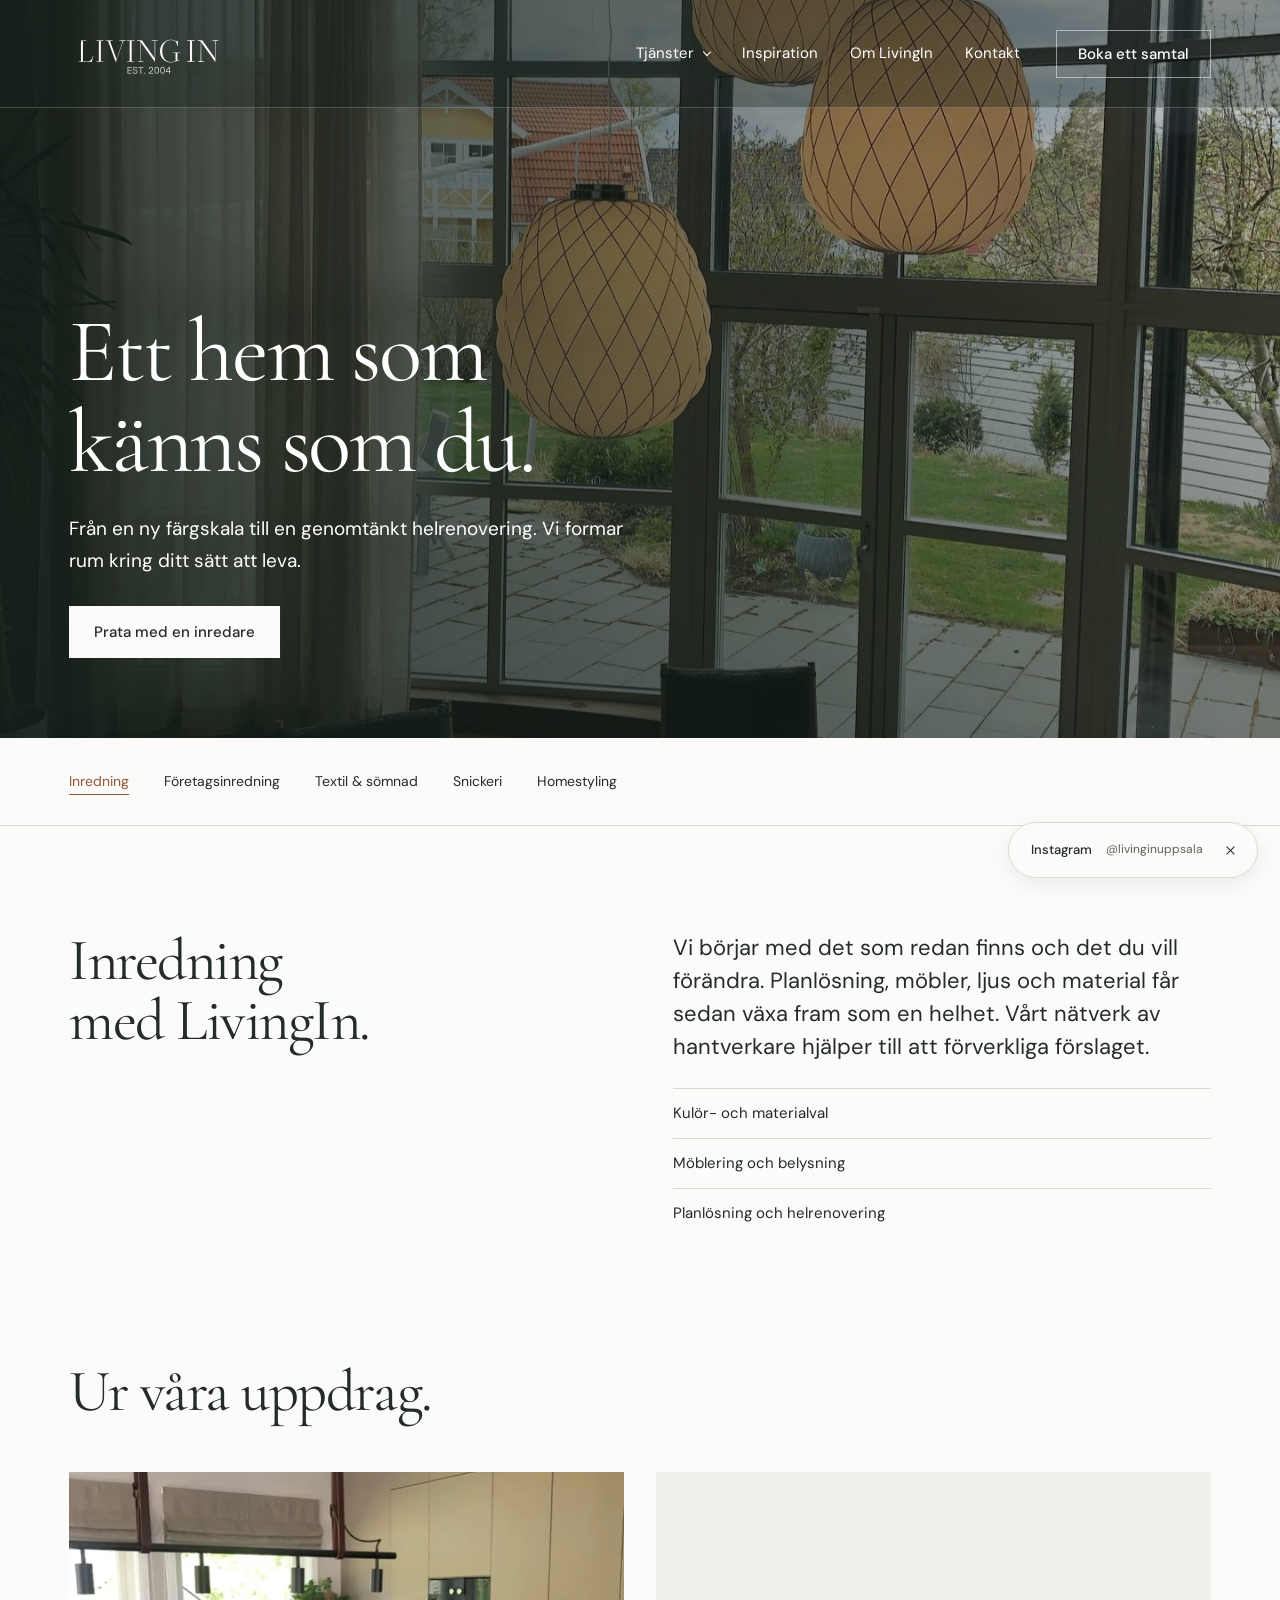
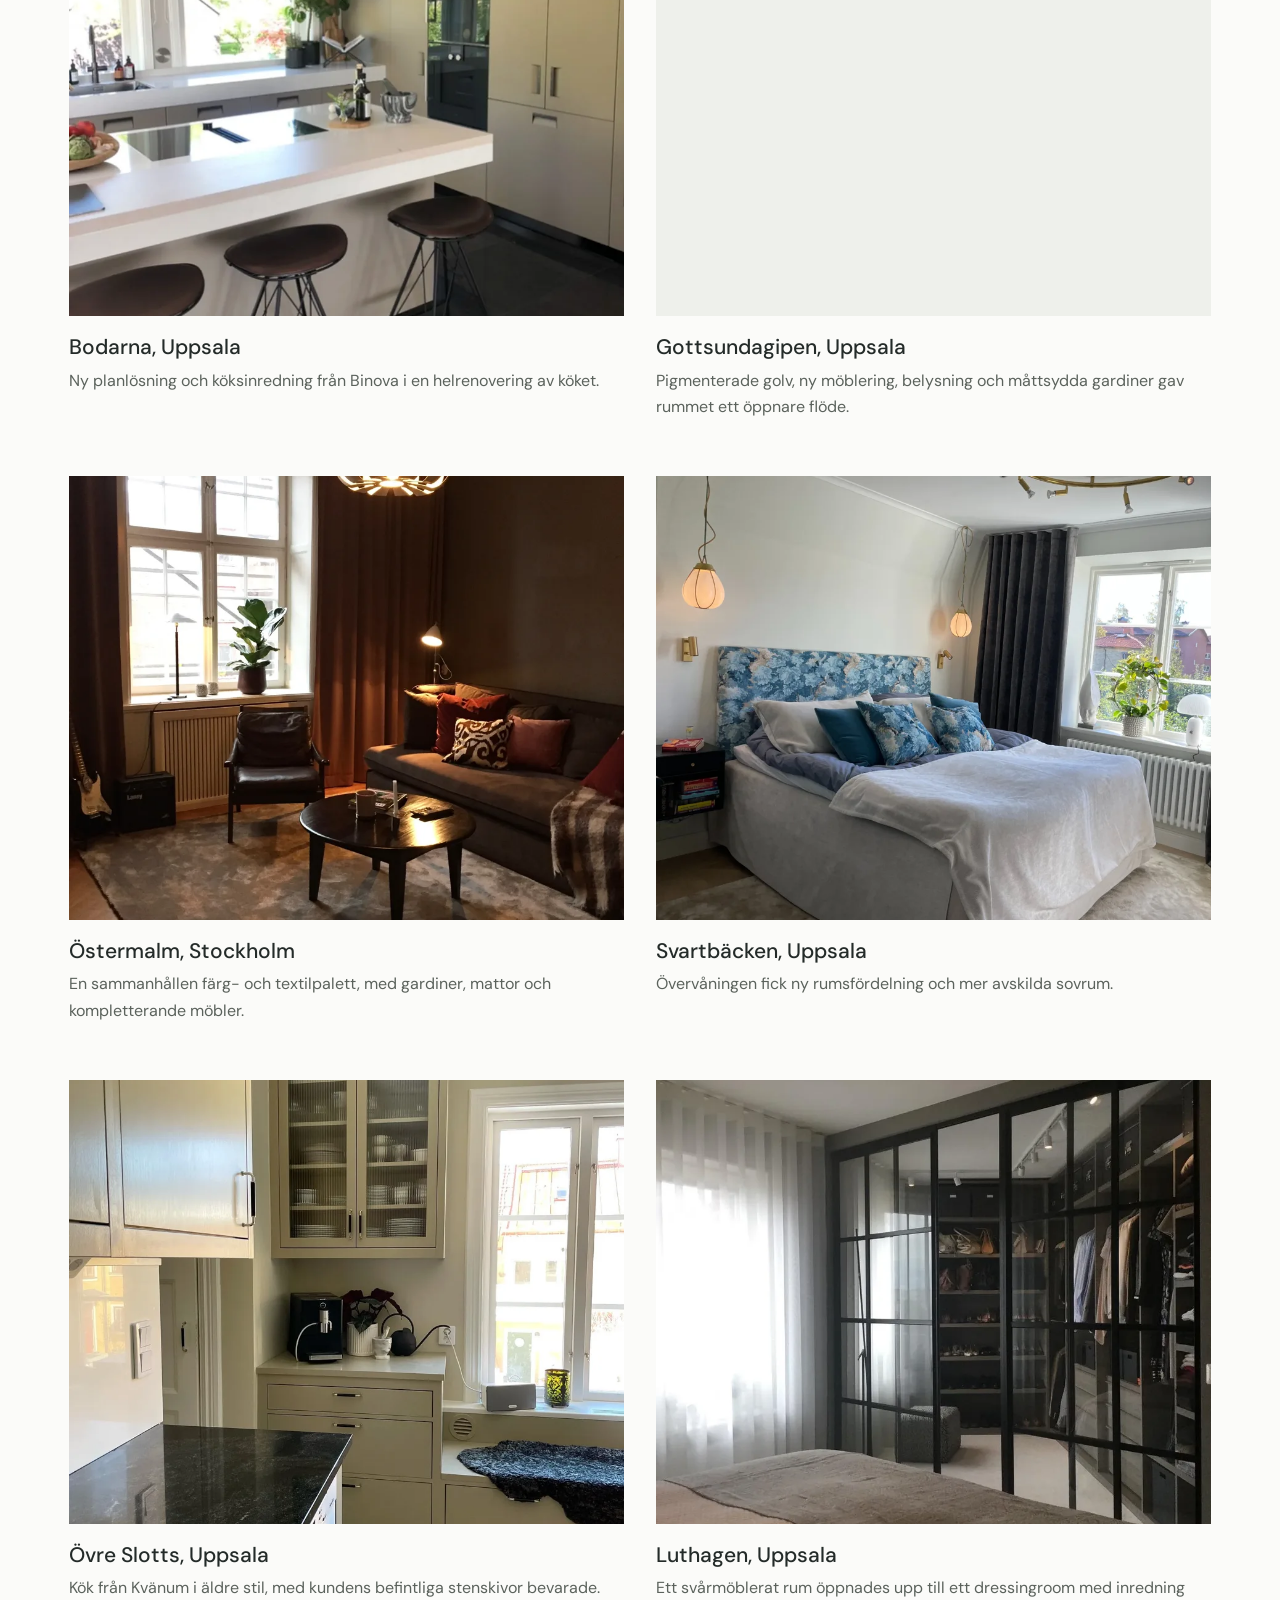
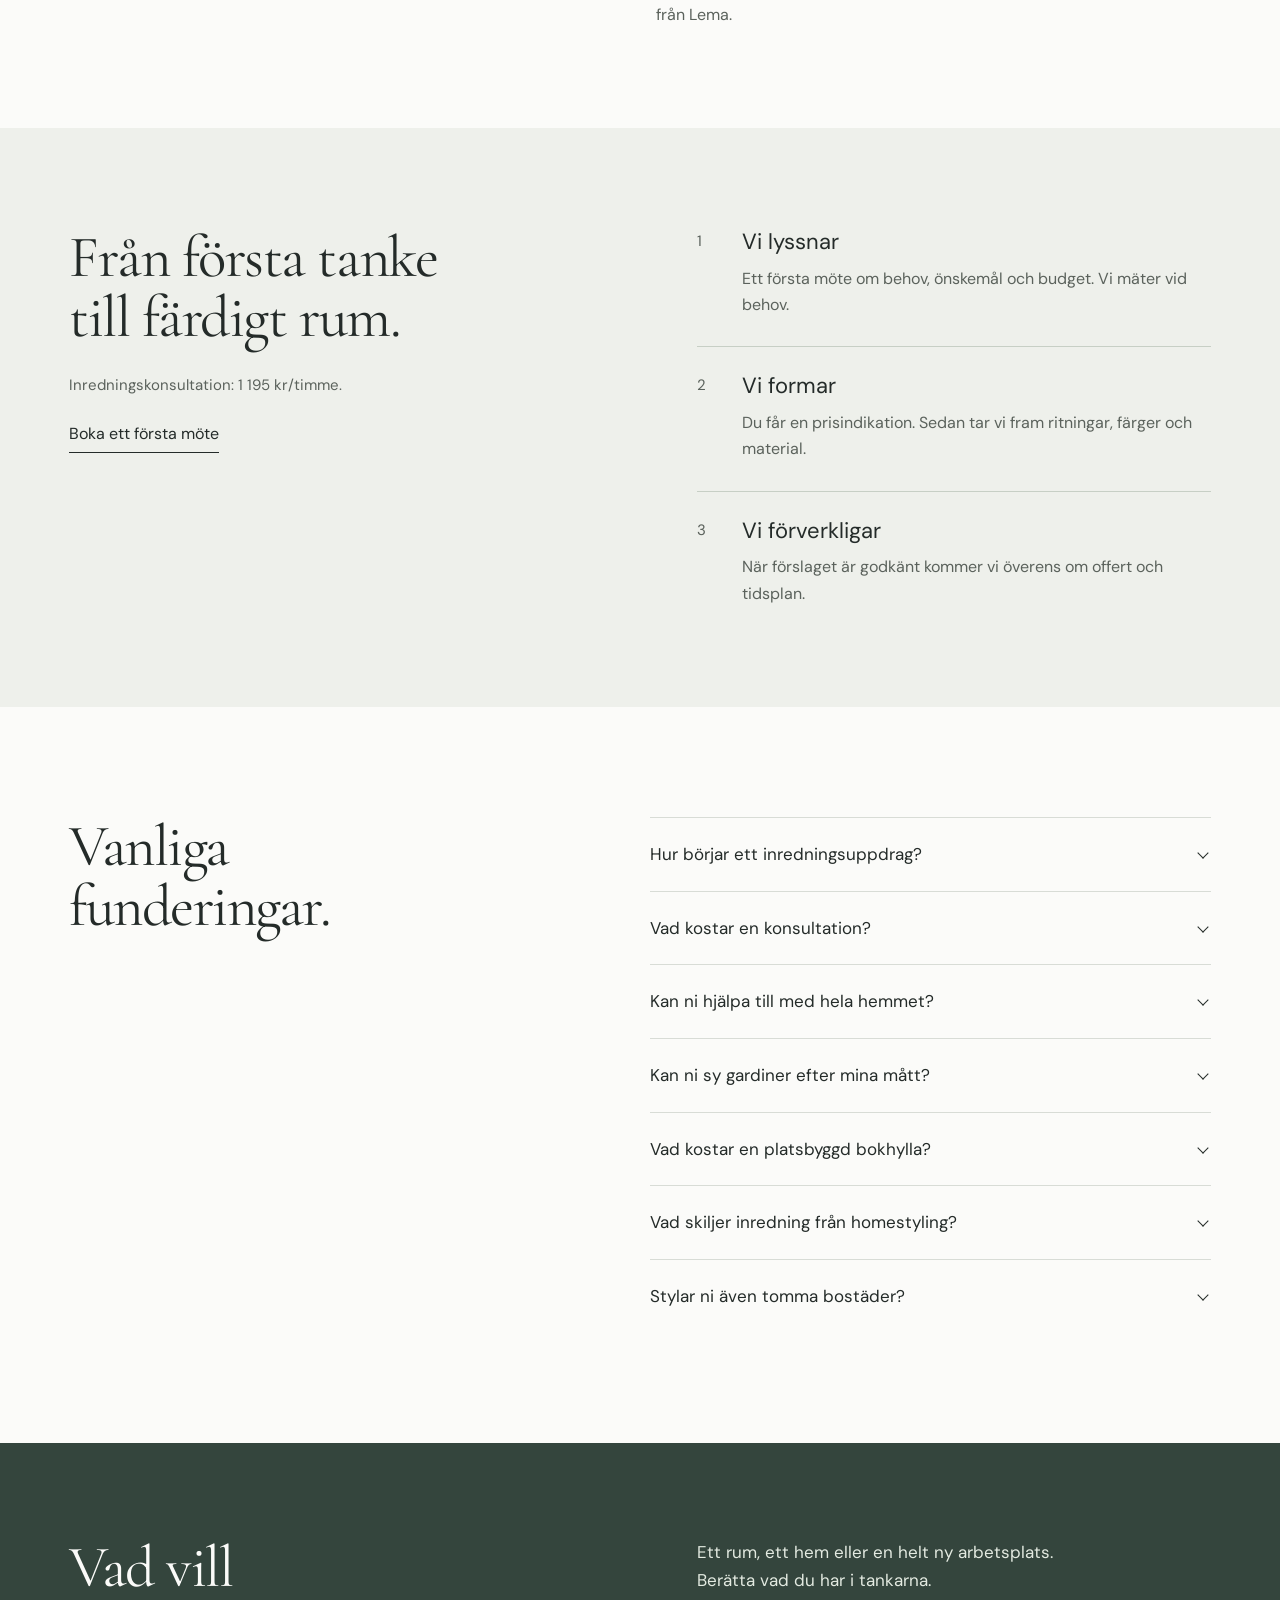
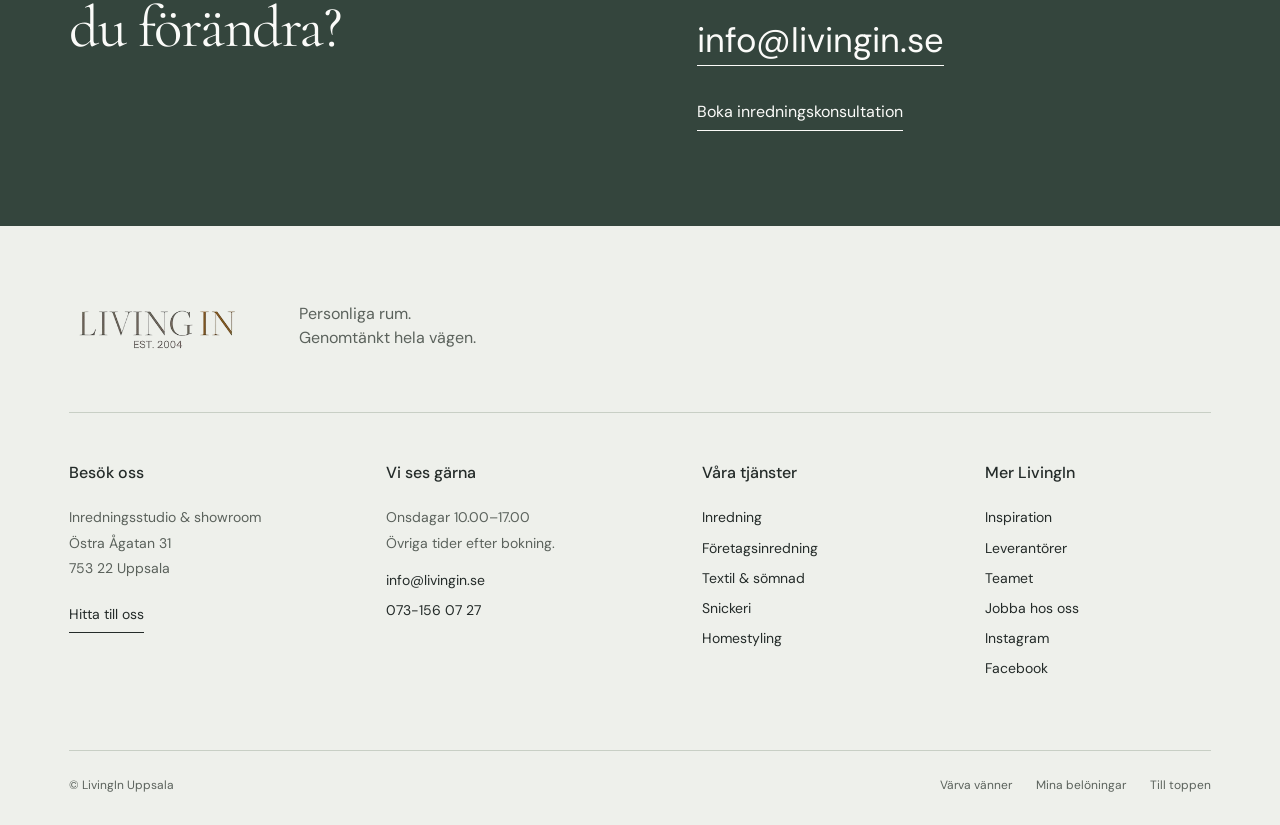
<file: inredning.html>
<!doctype html><html lang="sv"><head><meta charset="utf-8"><meta name="viewport" content="width=device-width,initial-scale=1,viewport-fit=cover"><meta name="theme-color" content="#34453d"><title>Inredning | LivingIn Uppsala</title><meta name="description" content="Från en ny färgskala till en genomtänkt helrenovering. Vi formar rum kring ditt sätt att leva."><link rel="canonical" href="https://livingin-uppsala-studio.carlzzon121.chatgpt.site/inredning.html"><meta property="og:title" content="Inredning | LivingIn"><meta property="og:description" content="Från en ny färgskala till en genomtänkt helrenovering. Vi formar rum kring ditt sätt att leva."><meta property="og:type" content="website"><meta property="og:url" content="https://livingin-uppsala-studio.carlzzon121.chatgpt.site/inredning.html"><link rel="icon" href="data:image/svg+xml,%3Csvg xmlns='http://www.w3.org/2000/svg' viewBox='0 0 64 64'%3E%3Crect width='64' height='64' fill='%2334453d'/%3E%3Ctext x='32' y='47' text-anchor='middle' font-family='Georgia,serif' font-size='47' fill='white'%3EL%3C/text%3E%3C/svg%3E"><link rel="stylesheet" href="./assets/display.css"><link rel="stylesheet" href="./assets/body.css"><link rel="stylesheet" href="./style.css"><script type="application/ld+json">{"@context": "https://schema.org", "@type": "LocalBusiness", "name": "LivingIn", "url": "https://livingin-uppsala-studio.carlzzon121.chatgpt.site", "telephone": "+46731560727", "email": "info@livingin.se", "address": {"@type": "PostalAddress", "streetAddress": "Östra Ågatan 31", "postalCode": "75322", "addressLocality": "Uppsala", "addressCountry": "SE"}, "sameAs": ["https://www.instagram.com/livinginuppsala/", "https://www.facebook.com/profile.php?id=100063746071332"]}</script></head><body class="has-hero" id="top"><a class="skip" href="#innehall">Hoppa till innehållet</a><header class="site-header"><a class="brand" href="./index.html" aria-label="LivingIn, startsidan"><img class="" src="./assets/logo-livingin.png" width="324" height="102" alt="LivingIn, est. 2004" loading=lazy decoding="async"></a><nav aria-label="Huvudmeny"><details class="nav-services"><summary>Tjänster</summary><div class="service-dropdown"><a href="./inredning.html">Inredning</a><a href="./foretagsinredning.html">Företagsinredning</a><a href="./textil-somnad.html">Textil & sömnad</a><a href="./snickeri.html">Snickeri</a><a href="./homestyling.html">Homestyling</a></div></details><a href="./inspiration.html">Inspiration</a><a href="./om-oss.html">Om LivingIn</a><a href="./kontakt.html">Kontakt</a></nav><a class="button header-contact" href="./kontakt.html">Boka ett samtal</a><button class="menu-toggle" aria-label="Öppna meny" aria-expanded="false" aria-controls="mobile-menu"><span></span><span></span></button></header><div class="mobile-menu" id="mobile-menu" hidden><nav aria-label="Mobilmeny"><a href="./inredning.html">Inredning</a><a href="./foretagsinredning.html">Företagsinredning</a><a href="./textil-somnad.html">Textil & sömnad</a><a href="./snickeri.html">Snickeri</a><a href="./homestyling.html">Homestyling</a><a href="./inspiration.html">Inspiration</a><a href="./om-oss.html">Om LivingIn</a><a href="./leverantorer.html">Leverantörer</a><a href="./kontakt.html">Kontakt</a></nav><div class="menu-foot"><a href="mailto:info@livingin.se">info@livingin.se</a><a href="tel:+46731560727">073-156 07 27</a></div></div><main id="innehall"><section class="page-hero"><div class="page-hero-image"><img class="" src="./assets/gottsundagipen-living-room.webp" srcset="./assets/gottsundagipen-living-room-small.webp 900w, ./assets/gottsundagipen-living-room.webp 1440w" sizes="100vw" width="1440" height="1686" alt="Inredning av LivingIn" fetchpriority=high decoding="async"></div><div class="page-hero-shade"></div><div class="wrap"><h1>Ett hem som<br>känns som du.</h1><p>Från en ny färgskala till en genomtänkt helrenovering. Vi formar rum kring ditt sätt att leva.</p><a class="button light" href="./kontakt.html">Prata med en inredare</a></div></section><nav class="service-subnav wrap" aria-label="Våra tjänster"><a href="./inredning.html" aria-current=page>Inredning</a><a href="./foretagsinredning.html" >Företagsinredning</a><a href="./textil-somnad.html" >Textil & sömnad</a><a href="./snickeri.html" >Snickeri</a><a href="./homestyling.html" >Homestyling</a></nav><section class="service-description wrap"><h2>Inredning<br>med LivingIn.</h2><div><p class="lead">Vi börjar med det som redan finns och det du vill förändra. Planlösning, möbler, ljus och material får sedan växa fram som en helhet. Vårt nätverk av hantverkare hjälper till att förverkliga förslaget.</p><ul class="offering-list"><li>Kulör- och materialval</li><li>Möblering och belysning</li><li>Planlösning och helrenovering</li></ul></div></section><section class="project-cases wrap"><h2>Ur våra uppdrag.</h2><div class="case-grid"><figure class="photo "><button class="photo-open" data-full="./assets/bodarna-kitchen.webp" data-caption="Bodarna, Uppsala" aria-label="Förstora bild: Bodarna, Uppsala"><img class="" src="./assets/bodarna-kitchen.webp" srcset="./assets/bodarna-kitchen-small.webp 900w, ./assets/bodarna-kitchen.webp 1334w" sizes="(max-width: 767px) 100vw, 70vw" width="1334" height="1334" alt="Bodarna, Uppsala" loading=lazy decoding="async"><span class="photo-hint">Se närmare</span></button><figcaption><h3>Bodarna, Uppsala</h3><p>Ny planlösning och köksinredning från Binova i en helrenovering av köket.</p></figcaption></figure><figure class="photo "><button class="photo-open" data-full="./assets/gottsundagipen-living-room.webp" data-caption="Gottsundagipen, Uppsala" aria-label="Förstora bild: Gottsundagipen, Uppsala"><img class="" src="./assets/gottsundagipen-living-room.webp" srcset="./assets/gottsundagipen-living-room-small.webp 900w, ./assets/gottsundagipen-living-room.webp 1440w" sizes="(max-width: 767px) 100vw, 70vw" width="1440" height="1686" alt="Gottsundagipen, Uppsala" loading=lazy decoding="async"><span class="photo-hint">Se närmare</span></button><figcaption><h3>Gottsundagipen, Uppsala</h3><p>Pigmenterade golv, ny möblering, belysning och måttsydda gardiner gav rummet ett öppnare flöde.</p></figcaption></figure><figure class="photo "><button class="photo-open" data-full="./assets/ostermalm-music-room.webp" data-caption="Östermalm, Stockholm" aria-label="Förstora bild: Östermalm, Stockholm"><img class="" src="./assets/ostermalm-music-room.webp" srcset="./assets/ostermalm-music-room-small.webp 900w, ./assets/ostermalm-music-room.webp 2048w" sizes="(max-width: 767px) 100vw, 70vw" width="2048" height="2048" alt="Östermalm, Stockholm" loading=lazy decoding="async"><span class="photo-hint">Se närmare</span></button><figcaption><h3>Östermalm, Stockholm</h3><p>En sammanhållen färg- och textilpalett, med gardiner, mattor och kompletterande möbler.</p></figcaption></figure><figure class="photo "><button class="photo-open" data-full="./assets/svartbacken-renovated-bedroom.webp" data-caption="Svartbäcken, Uppsala" aria-label="Förstora bild: Svartbäcken, Uppsala"><img class="" src="./assets/svartbacken-renovated-bedroom.webp" srcset="./assets/svartbacken-renovated-bedroom-small.webp 900w, ./assets/svartbacken-renovated-bedroom.webp 2400w" sizes="(max-width: 767px) 100vw, 70vw" width="2400" height="2056" alt="Svartbäcken, Uppsala" loading=lazy decoding="async"><span class="photo-hint">Se närmare</span></button><figcaption><h3>Svartbäcken, Uppsala</h3><p>Övervåningen fick ny rumsfördelning och mer avskilda sovrum.</p></figcaption></figure><figure class="photo "><button class="photo-open" data-full="./assets/ovre-slotts-kvanum-kitchen.webp" data-caption="Övre Slotts, Uppsala" aria-label="Förstora bild: Övre Slotts, Uppsala"><img class="" src="./assets/ovre-slotts-kvanum-kitchen.webp" srcset="./assets/ovre-slotts-kvanum-kitchen-small.webp 900w, ./assets/ovre-slotts-kvanum-kitchen.webp 1440w" sizes="(max-width: 767px) 100vw, 70vw" width="1440" height="1439" alt="Övre Slotts, Uppsala" loading=lazy decoding="async"><span class="photo-hint">Se närmare</span></button><figcaption><h3>Övre Slotts, Uppsala</h3><p>Kök från Kvänum i äldre stil, med kundens befintliga stenskivor bevarade.</p></figcaption></figure><figure class="photo "><button class="photo-open" data-full="./assets/luthagen-dressing-room.webp" data-caption="Luthagen, Uppsala" aria-label="Förstora bild: Luthagen, Uppsala"><img class="" src="./assets/luthagen-dressing-room.webp" srcset="./assets/luthagen-dressing-room-small.webp 900w, ./assets/luthagen-dressing-room.webp 1080w" sizes="(max-width: 767px) 100vw, 70vw" width="1080" height="1080" alt="Luthagen, Uppsala" loading=lazy decoding="async"><span class="photo-hint">Se närmare</span></button><figcaption><h3>Luthagen, Uppsala</h3><p>Ett svårmöblerat rum öppnades upp till ett dressingroom med inredning från Lema.</p></figcaption></figure></div></section><section class="process wrap"><div><h2>Från första tanke<br>till färdigt rum.</h2><p>Inredningskonsultation: 1 195 kr/timme.</p><a class="text-link" href="./kontakt.html">Boka ett första möte</a></div><ol><li><h3>Vi lyssnar</h3><p>Ett första möte om behov, önskemål och budget. Vi mäter vid behov.</p></li><li><h3>Vi formar</h3><p>Du får en prisindikation. Sedan tar vi fram ritningar, färger och material.</p></li><li><h3>Vi förverkligar</h3><p>När förslaget är godkänt kommer vi överens om offert och tidsplan.</p></li></ol></section><section class="faq wrap"><h2>Vanliga funderingar.</h2><div><details><summary>Hur börjar ett inredningsuppdrag?</summary><p>Vi träffas, går igenom önskemål och mäter vid behov. Fundera gärna på budgeten och vilka möbler eller detaljer du vill behålla.</p></details><details><summary>Vad kostar en konsultation?</summary><p>En inredningskonsultation kostar 1 195 kr per timme. Förslagets omfattning, offert och tidsplan kommer vi överens om innan arbetet går vidare.</p></details><details><summary>Kan ni hjälpa till med hela hemmet?</summary><p>Ja. Inredning, textil, sömnad och snickeri kan ingå i samma uppdrag.</p></details><details><summary>Kan ni sy gardiner efter mina mått?</summary><p>Ja, och vi kan hjälpa till med både måttagning och montering av gardinskenor och stänger.</p></details><details><summary>Vad kostar en platsbyggd bokhylla?</summary><p>Det beror på mått, utformning och material. Vi tar fram ett förslag och en offert för just din lösning.</p></details><details><summary>Vad skiljer inredning från homestyling?</summary><p>Inredning utgår från den som ska leva i hemmet. Homestyling visar bostadens möjligheter för nästa ägare inför försäljningen.</p></details><details><summary>Stylar ni även tomma bostäder?</summary><p>Ja. Vid helstyling möblerar vi den tomma lägenheten eller villan inför fotografering och visning.</p></details></div></section><section class="contact-band wrap"><h2>Vad vill du förändra?</h2><div><p>Ett rum, ett hem eller en helt ny arbetsplats.<br>Berätta vad du har i tankarna.</p><a class="contact-email" href="mailto:info@livingin.se">info@livingin.se</a><a class="text-link" href="./kontakt.html">Boka inredningskonsultation</a></div></section></main><footer class="site-footer"><div class="footer-top"><a class="footer-brand" href="./index.html"><img class="" src="./assets/logo-livingin.png" width="324" height="102" alt="LivingIn, est. 2004" loading=lazy decoding="async"></a><p>Personliga rum.<br>Genomtänkt hela vägen.</p></div><div class="footer-columns"><div><h2>Besök oss</h2><p>Inredningsstudio & showroom<br>Östra Ågatan 31<br>753 22 Uppsala</p><a class="text-link" href="https://www.google.com/maps/place/LIVING+IN/@59.8579767,17.638223,17z/data=!3m1!4b1!4m6!3m5!1s0x465fcbdcd6e988ed:0xc5d219001ef7e77f!8m2!3d59.8579767!4d17.638223!16s%2Fg%2F11h2fv3kpc" target="_blank" rel="noopener noreferrer">Hitta till oss<span class="sr-only"> (öppnas i ny flik)</span></a></div><div><h2>Vi ses gärna</h2><p>Onsdagar 10.00–17.00<br>Övriga tider efter bokning.</p><a href="mailto:info@livingin.se">info@livingin.se</a><a href="tel:+46731560727">073-156 07 27</a></div><div><h2>Våra tjänster</h2><a href="./inredning.html">Inredning</a><a href="./foretagsinredning.html">Företagsinredning</a><a href="./textil-somnad.html">Textil & sömnad</a><a href="./snickeri.html">Snickeri</a><a href="./homestyling.html">Homestyling</a></div><div><h2>Mer LivingIn</h2><a href="./inspiration.html">Inspiration</a><a href="./leverantorer.html">Leverantörer</a><a href="./om-oss.html">Teamet</a><a href="./ledig-tjanst.html">Jobba hos oss</a><a class="" href="https://www.instagram.com/livinginuppsala/" target="_blank" rel="noopener noreferrer">Instagram<span class="sr-only"> (öppnas i ny flik)</span></a><a class="" href="https://www.facebook.com/profile.php?id=100063746071332" target="_blank" rel="noopener noreferrer">Facebook<span class="sr-only"> (öppnas i ny flik)</span></a></div></div><div class="footer-bottom"><span>© LivingIn Uppsala</span><div><a class="" href="https://www.livingin.se/refer-friends" target="_blank" rel="noopener noreferrer">Värva vänner<span class="sr-only"> (öppnas i ny flik)</span></a><a class="" href="https://www.livingin.se/my-rewards" target="_blank" rel="noopener noreferrer">Mina belöningar<span class="sr-only"> (öppnas i ny flik)</span></a><a href="#top">Till toppen</a></div></div></footer><aside class="instagram-float" aria-label="Följ LivingIn"><a href="https://www.instagram.com/livinginuppsala/" target="_blank" rel="noopener noreferrer"><span class="instagram-label">Instagram</span><span class="instagram-handle">@livinginuppsala</span><span class="sr-only"> (öppnas i ny flik)</span></a><button aria-label="Dölj Instagram-länken" title="Dölj Instagram-länken"><span></span><span></span></button></aside><dialog id="photo-dialog" aria-labelledby="photo-caption"><div class="dialog-head"><p id="photo-caption"></p><button id="photo-close" autofocus>Stäng</button></div><img id="photo-image" alt=""><div class="dialog-controls"><button id="photo-prev">Föregående</button><span id="photo-count" aria-live="polite"></span><button id="photo-next">Nästa</button></div></dialog><script defer src="./script.js"></script></body></html>
</file>
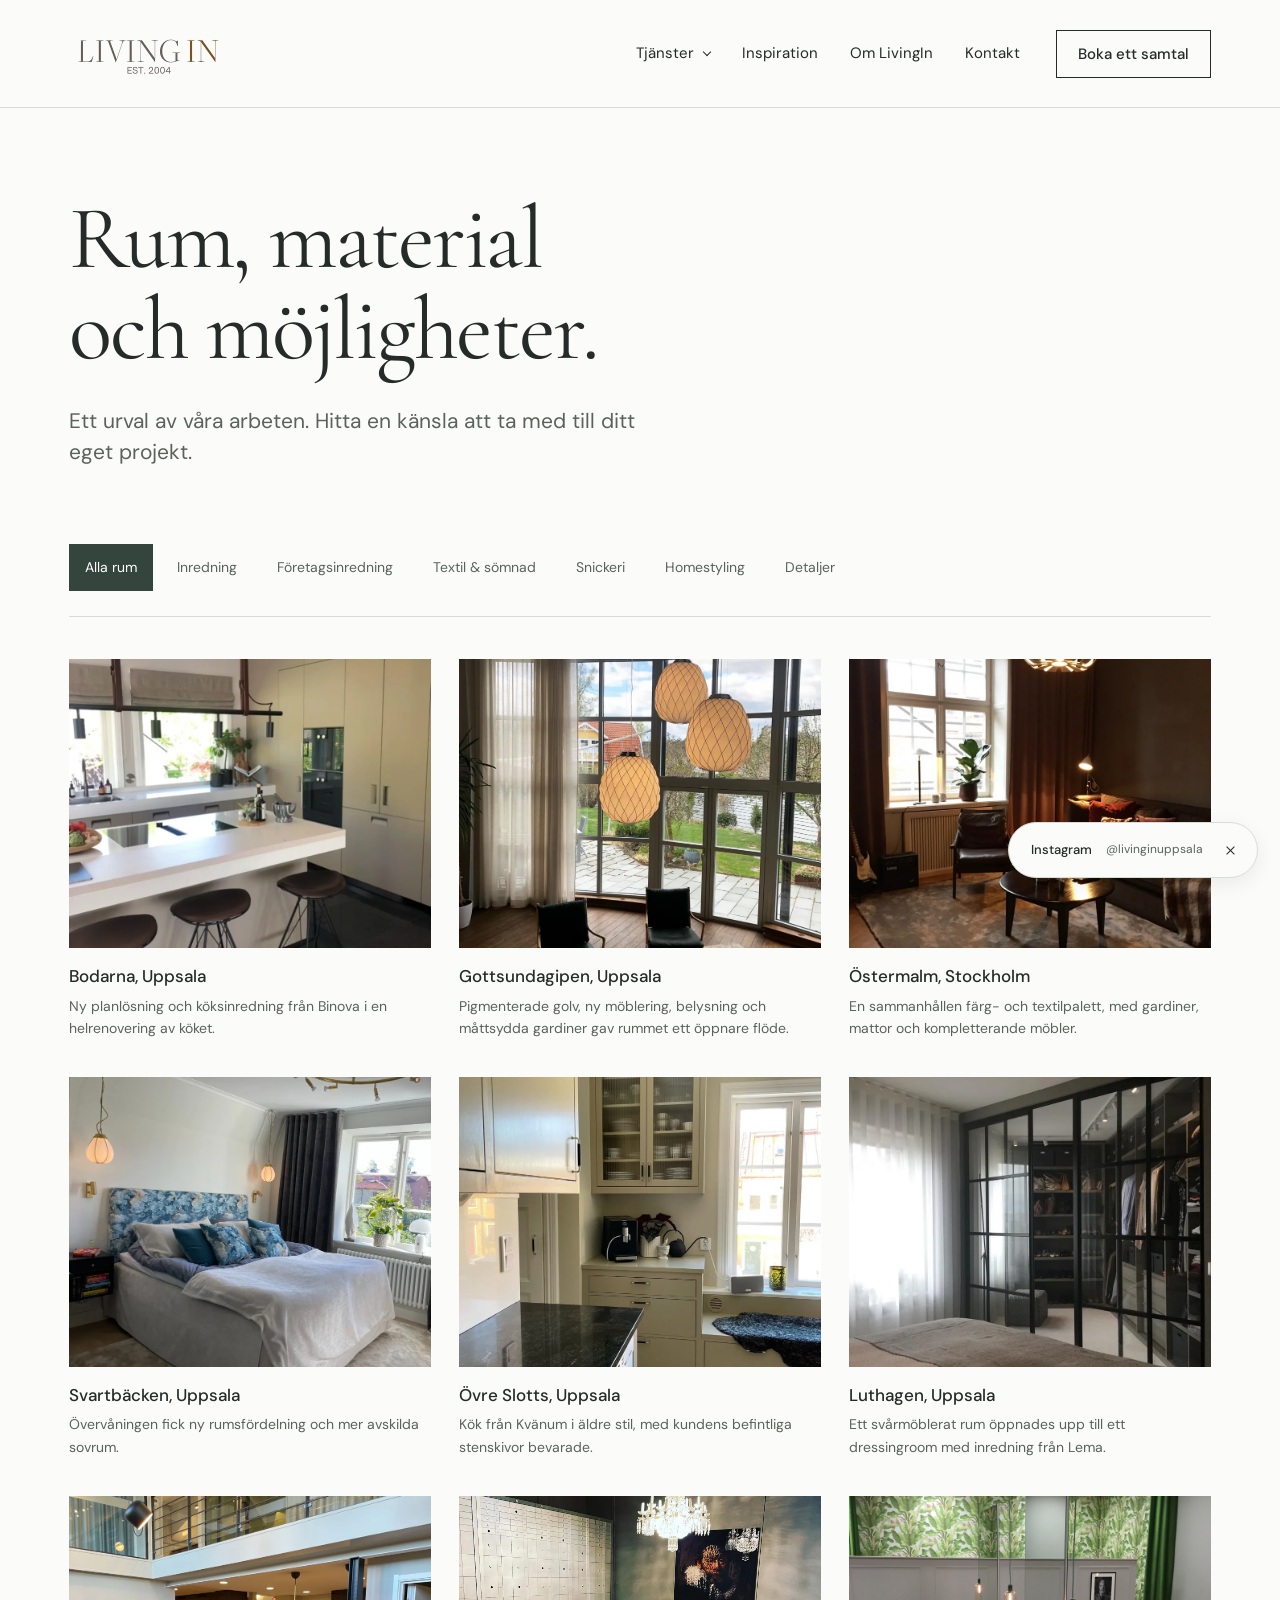
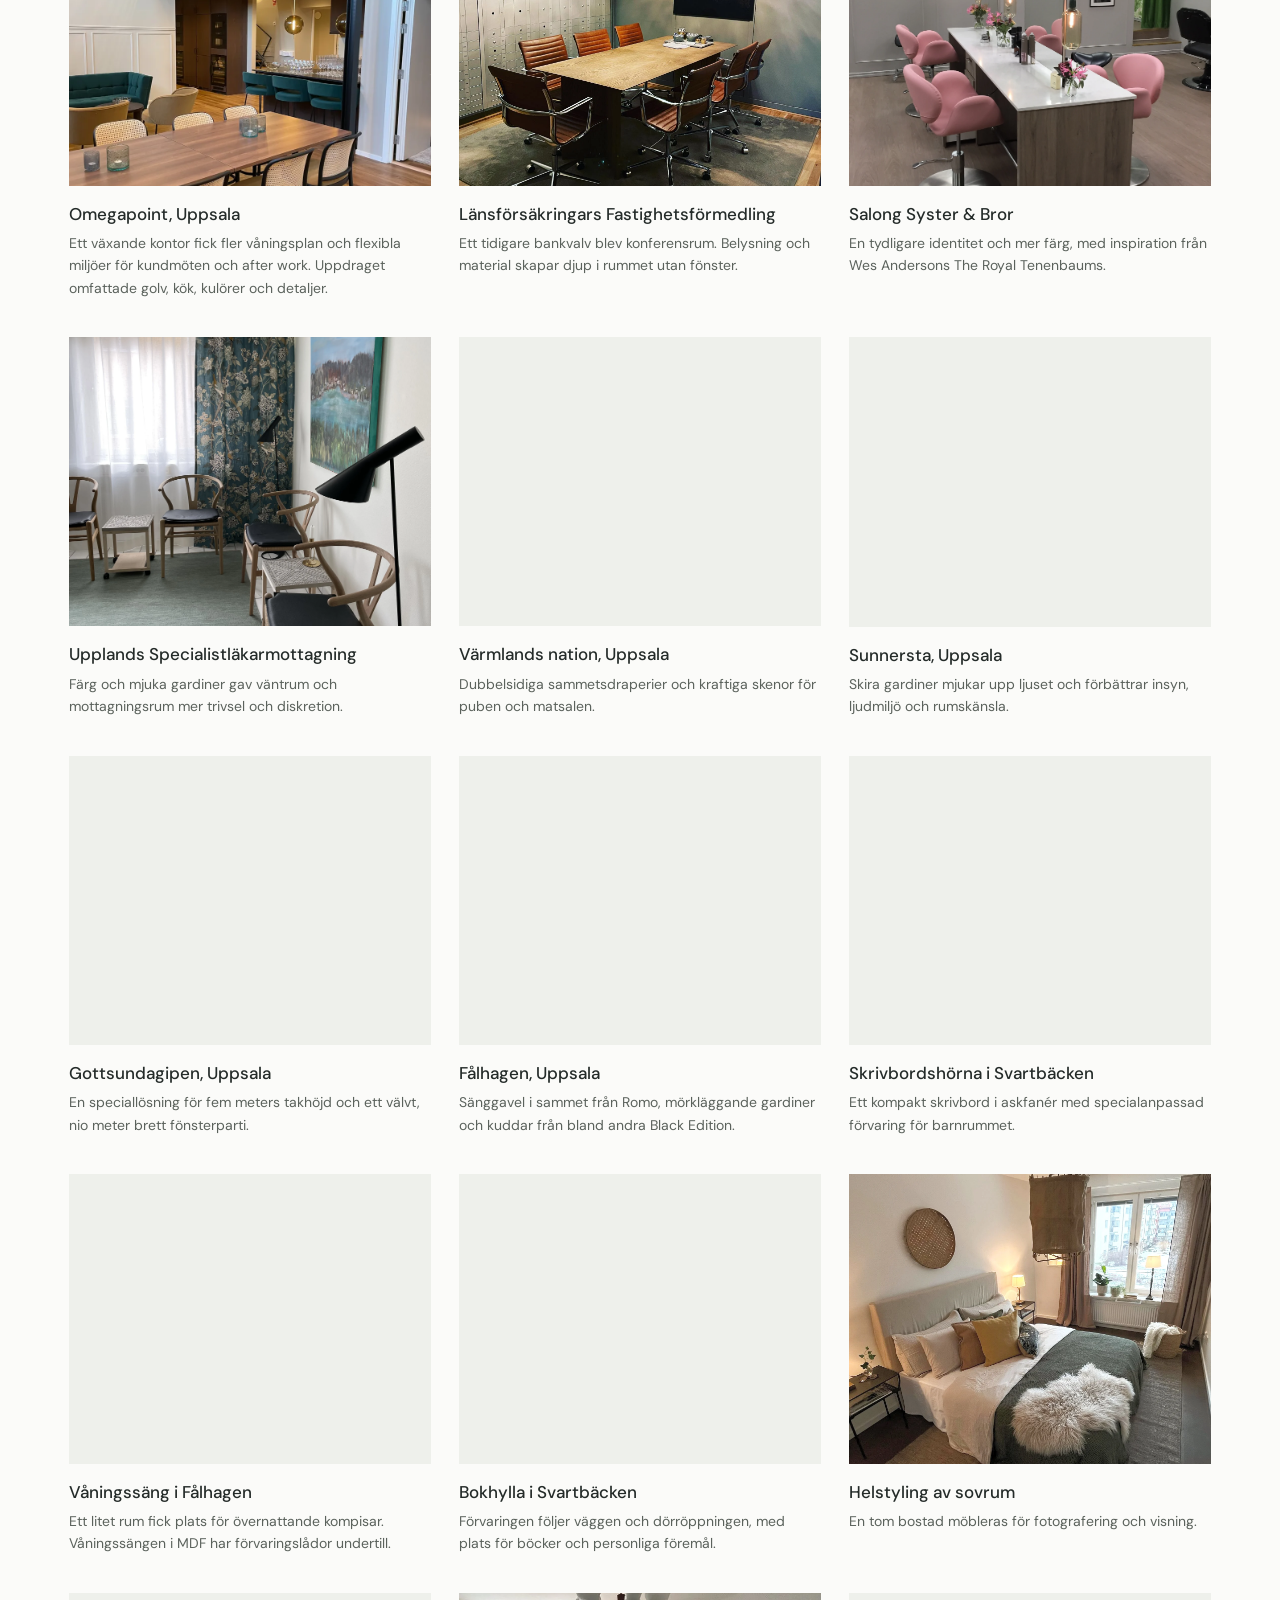
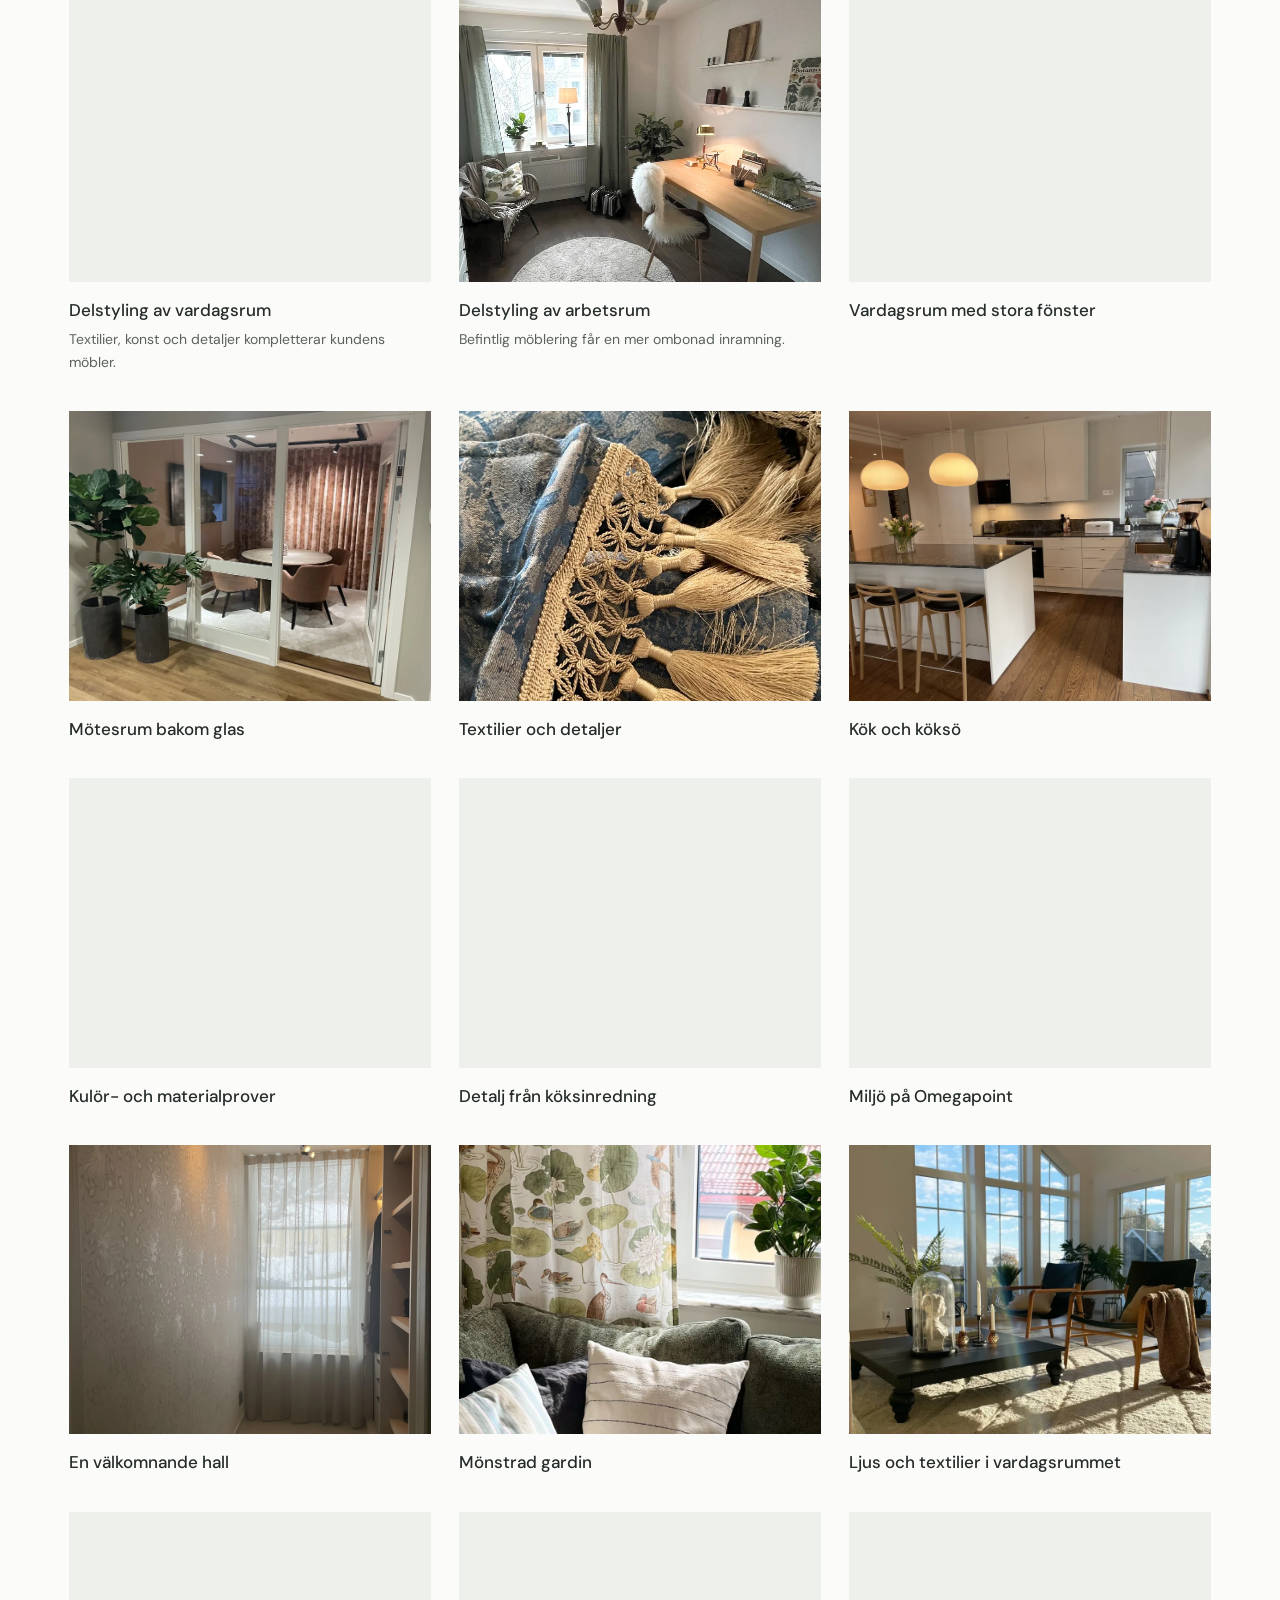
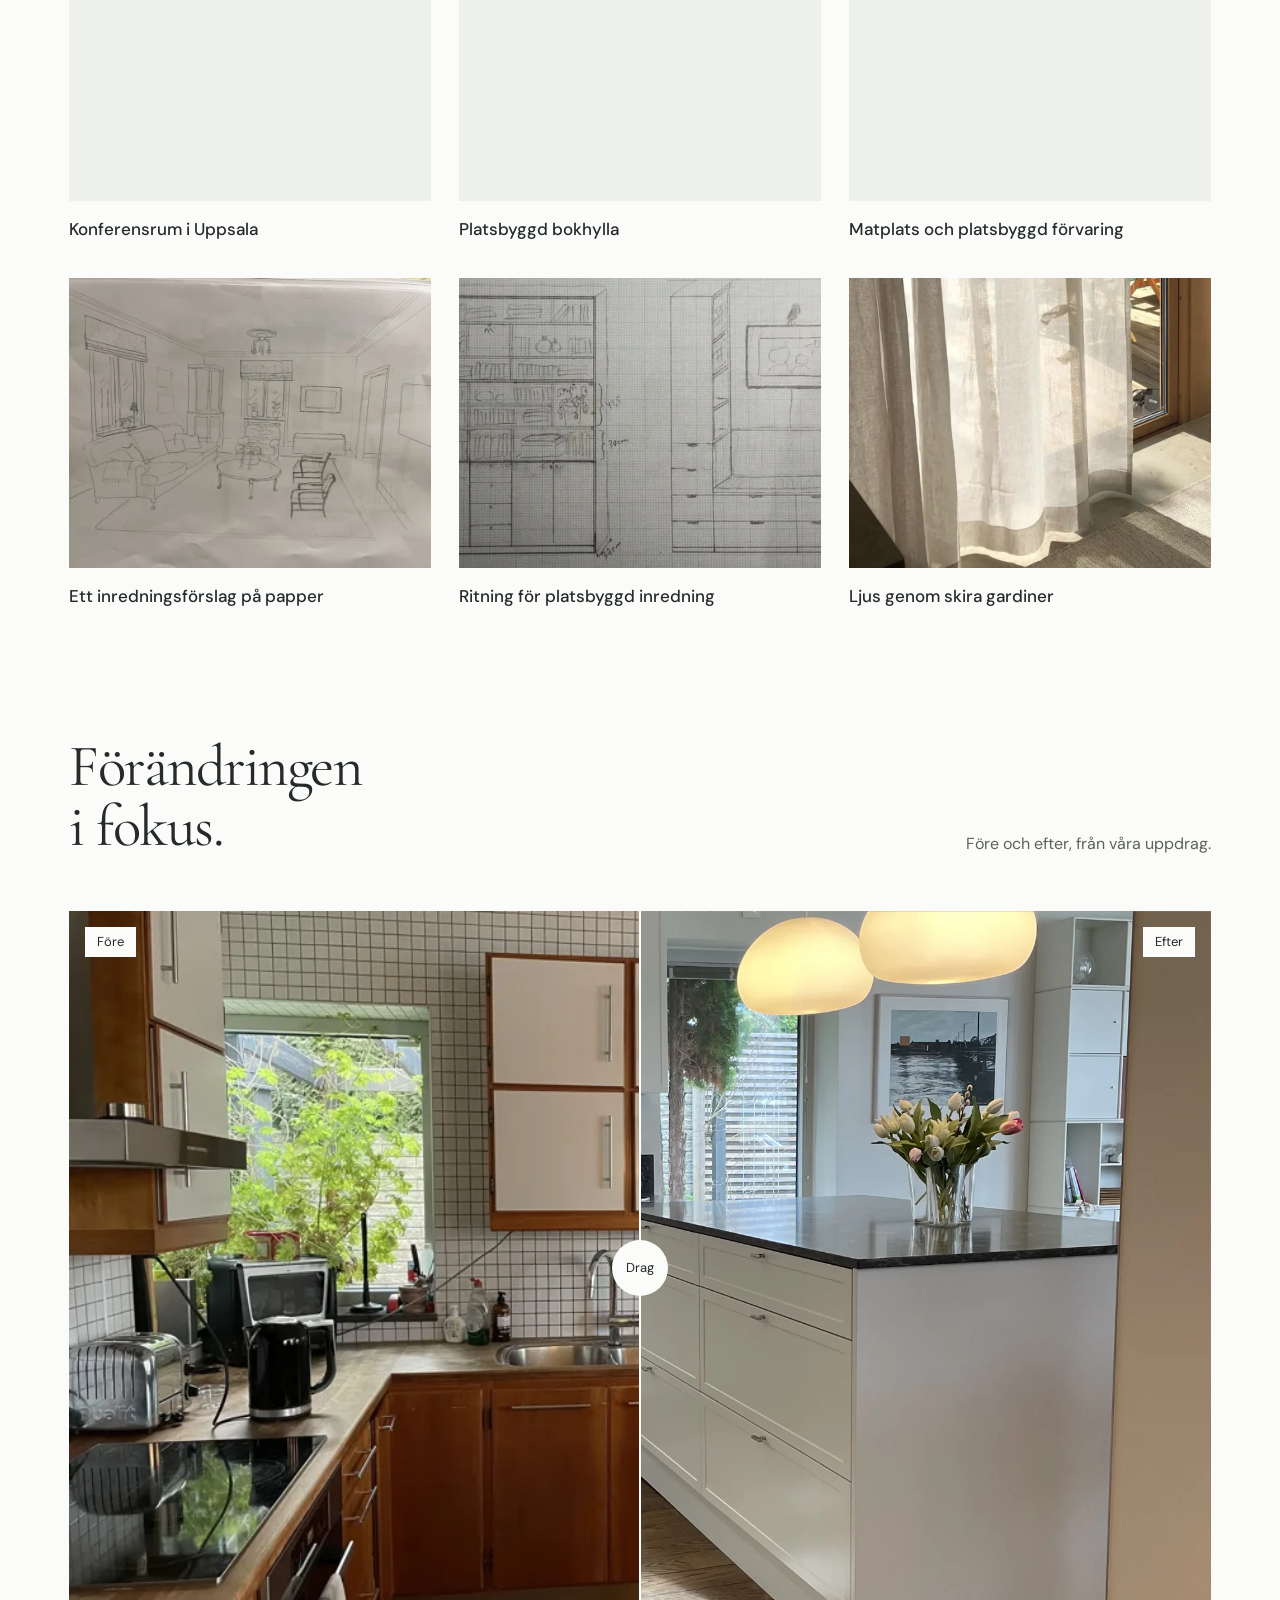
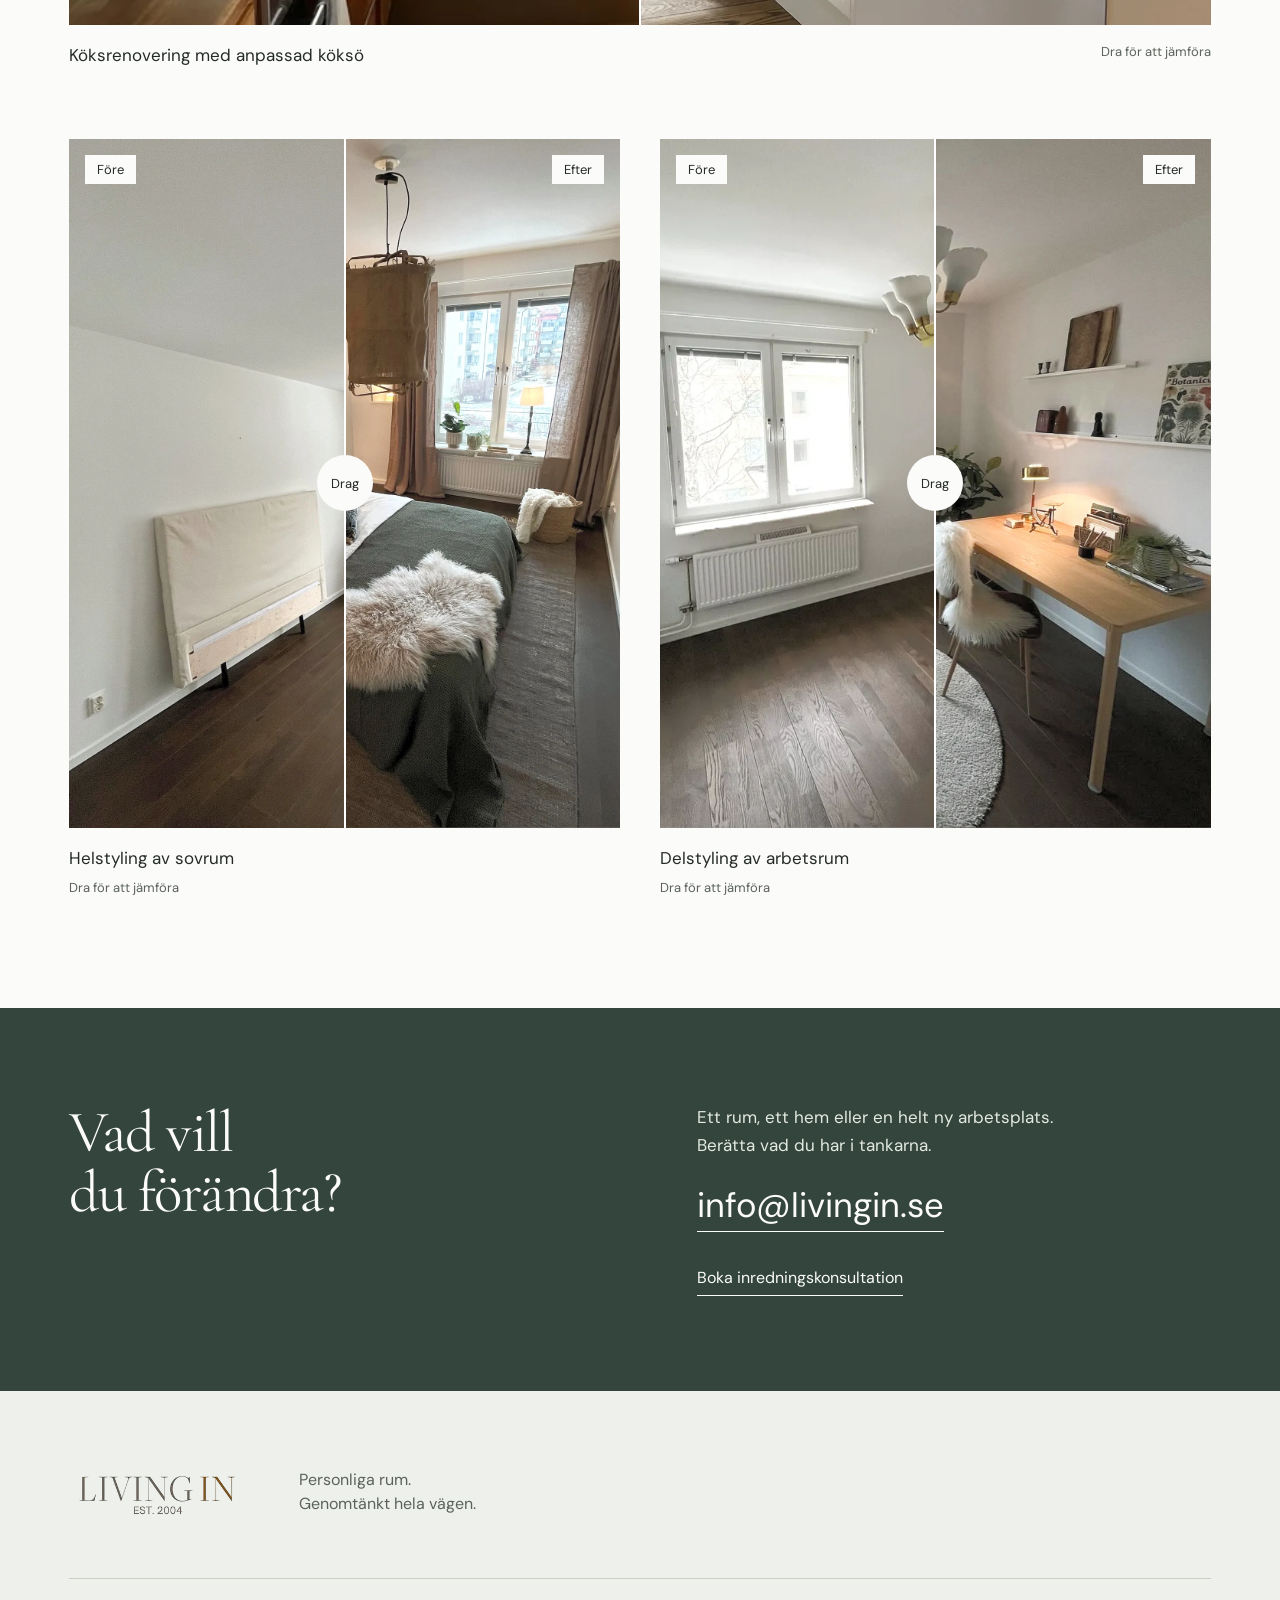
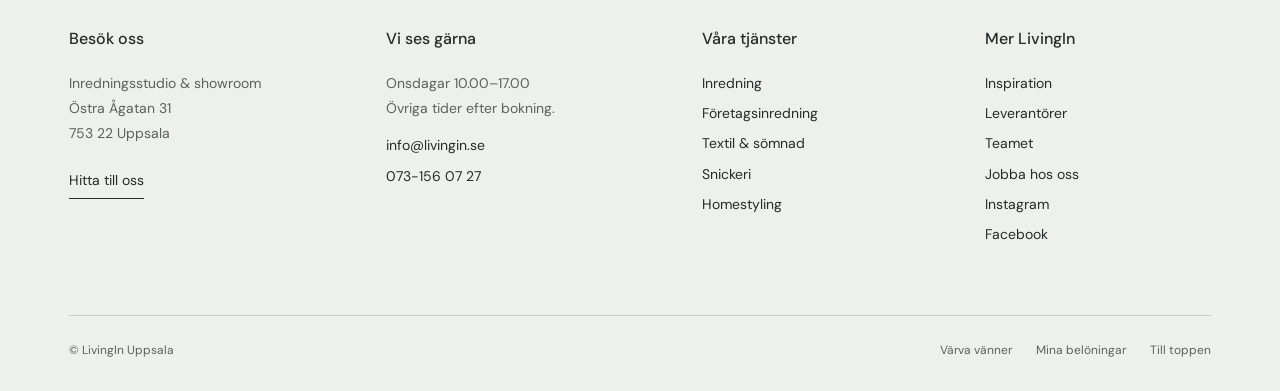
<file: inspiration.html>
<!doctype html><html lang="sv"><head><meta charset="utf-8"><meta name="viewport" content="width=device-width,initial-scale=1,viewport-fit=cover"><meta name="theme-color" content="#34453d"><title>Inspiration &amp; tidigare projekt | LivingIn Uppsala</title><meta name="description" content="Inredning, textil, sömnad, platsbyggt snickeri och homestyling med LivingIn i Uppsala. Personliga miljöer sedan 2004."><link rel="canonical" href="https://livingin-uppsala-studio.carlzzon121.chatgpt.site/inspiration.html"><meta property="og:title" content="Inspiration &amp; tidigare projekt | LivingIn"><meta property="og:description" content="Inredning, textil, sömnad, platsbyggt snickeri och homestyling med LivingIn i Uppsala. Personliga miljöer sedan 2004."><meta property="og:type" content="website"><meta property="og:url" content="https://livingin-uppsala-studio.carlzzon121.chatgpt.site/inspiration.html"><link rel="icon" href="data:image/svg+xml,%3Csvg xmlns='http://www.w3.org/2000/svg' viewBox='0 0 64 64'%3E%3Crect width='64' height='64' fill='%2334453d'/%3E%3Ctext x='32' y='47' text-anchor='middle' font-family='Georgia,serif' font-size='47' fill='white'%3EL%3C/text%3E%3C/svg%3E"><link rel="stylesheet" href="./assets/display.css"><link rel="stylesheet" href="./assets/body.css"><link rel="stylesheet" href="./style.css"><script type="application/ld+json">{"@context": "https://schema.org", "@type": "LocalBusiness", "name": "LivingIn", "url": "https://livingin-uppsala-studio.carlzzon121.chatgpt.site", "telephone": "+46731560727", "email": "info@livingin.se", "address": {"@type": "PostalAddress", "streetAddress": "Östra Ågatan 31", "postalCode": "75322", "addressLocality": "Uppsala", "addressCountry": "SE"}, "sameAs": ["https://www.instagram.com/livinginuppsala/", "https://www.facebook.com/profile.php?id=100063746071332"]}</script></head><body class="inner-page" id="top"><a class="skip" href="#innehall">Hoppa till innehållet</a><header class="site-header"><a class="brand" href="./index.html" aria-label="LivingIn, startsidan"><img class="" src="./assets/logo-livingin.png" width="324" height="102" alt="LivingIn, est. 2004" loading=lazy decoding="async"></a><nav aria-label="Huvudmeny"><details class="nav-services"><summary>Tjänster</summary><div class="service-dropdown"><a href="./inredning.html">Inredning</a><a href="./foretagsinredning.html">Företagsinredning</a><a href="./textil-somnad.html">Textil & sömnad</a><a href="./snickeri.html">Snickeri</a><a href="./homestyling.html">Homestyling</a></div></details><a href="./inspiration.html">Inspiration</a><a href="./om-oss.html">Om LivingIn</a><a href="./kontakt.html">Kontakt</a></nav><a class="button header-contact" href="./kontakt.html">Boka ett samtal</a><button class="menu-toggle" aria-label="Öppna meny" aria-expanded="false" aria-controls="mobile-menu"><span></span><span></span></button></header><div class="mobile-menu" id="mobile-menu" hidden><nav aria-label="Mobilmeny"><a href="./inredning.html">Inredning</a><a href="./foretagsinredning.html">Företagsinredning</a><a href="./textil-somnad.html">Textil & sömnad</a><a href="./snickeri.html">Snickeri</a><a href="./homestyling.html">Homestyling</a><a href="./inspiration.html">Inspiration</a><a href="./om-oss.html">Om LivingIn</a><a href="./leverantorer.html">Leverantörer</a><a href="./kontakt.html">Kontakt</a></nav><div class="menu-foot"><a href="mailto:info@livingin.se">info@livingin.se</a><a href="tel:+46731560727">073-156 07 27</a></div></div><main id="innehall"><section class="page-title wrap"><h1>Rum, material<br>och möjligheter.</h1><p class="lead">Ett urval av våra arbeten. Hitta en känsla att ta med till ditt eget projekt.</p></section><section class="gallery-section wrap"><div class="gallery-filters" aria-label="Filtrera inspirationsbilder"><button class="active" data-filter="alla" aria-pressed="true">Alla rum</button><button data-filter="inredning" aria-pressed="false">Inredning</button><button data-filter="foretagsinredning" aria-pressed="false">Företagsinredning</button><button data-filter="textil-somnad" aria-pressed="false">Textil & sömnad</button><button data-filter="snickeri" aria-pressed="false">Snickeri</button><button data-filter="homestyling" aria-pressed="false">Homestyling</button><button data-filter="detaljer" aria-pressed="false">Detaljer</button></div><p class="gallery-status sr-only" aria-live="polite"></p><div class="inspiration-grid"><div class="gallery-item" data-category="inredning"><figure class="photo "><button class="photo-open" data-full="./assets/bodarna-kitchen.webp" data-caption="Bodarna, Uppsala" aria-label="Förstora bild: Bodarna, Uppsala"><img class="" src="./assets/bodarna-kitchen.webp" srcset="./assets/bodarna-kitchen-small.webp 900w, ./assets/bodarna-kitchen.webp 1334w" sizes="(max-width: 767px) 100vw, 70vw" width="1334" height="1334" alt="Bodarna, Uppsala" loading=lazy decoding="async"><span class="photo-hint">Se närmare</span></button><figcaption><h3>Bodarna, Uppsala</h3><p>Ny planlösning och köksinredning från Binova i en helrenovering av köket.</p></figcaption></figure></div><div class="gallery-item" data-category="inredning"><figure class="photo "><button class="photo-open" data-full="./assets/gottsundagipen-living-room.webp" data-caption="Gottsundagipen, Uppsala" aria-label="Förstora bild: Gottsundagipen, Uppsala"><img class="" src="./assets/gottsundagipen-living-room.webp" srcset="./assets/gottsundagipen-living-room-small.webp 900w, ./assets/gottsundagipen-living-room.webp 1440w" sizes="(max-width: 767px) 100vw, 70vw" width="1440" height="1686" alt="Gottsundagipen, Uppsala" loading=lazy decoding="async"><span class="photo-hint">Se närmare</span></button><figcaption><h3>Gottsundagipen, Uppsala</h3><p>Pigmenterade golv, ny möblering, belysning och måttsydda gardiner gav rummet ett öppnare flöde.</p></figcaption></figure></div><div class="gallery-item" data-category="inredning"><figure class="photo "><button class="photo-open" data-full="./assets/ostermalm-music-room.webp" data-caption="Östermalm, Stockholm" aria-label="Förstora bild: Östermalm, Stockholm"><img class="" src="./assets/ostermalm-music-room.webp" srcset="./assets/ostermalm-music-room-small.webp 900w, ./assets/ostermalm-music-room.webp 2048w" sizes="(max-width: 767px) 100vw, 70vw" width="2048" height="2048" alt="Östermalm, Stockholm" loading=lazy decoding="async"><span class="photo-hint">Se närmare</span></button><figcaption><h3>Östermalm, Stockholm</h3><p>En sammanhållen färg- och textilpalett, med gardiner, mattor och kompletterande möbler.</p></figcaption></figure></div><div class="gallery-item" data-category="inredning"><figure class="photo "><button class="photo-open" data-full="./assets/svartbacken-renovated-bedroom.webp" data-caption="Svartbäcken, Uppsala" aria-label="Förstora bild: Svartbäcken, Uppsala"><img class="" src="./assets/svartbacken-renovated-bedroom.webp" srcset="./assets/svartbacken-renovated-bedroom-small.webp 900w, ./assets/svartbacken-renovated-bedroom.webp 2400w" sizes="(max-width: 767px) 100vw, 70vw" width="2400" height="2056" alt="Svartbäcken, Uppsala" loading=lazy decoding="async"><span class="photo-hint">Se närmare</span></button><figcaption><h3>Svartbäcken, Uppsala</h3><p>Övervåningen fick ny rumsfördelning och mer avskilda sovrum.</p></figcaption></figure></div><div class="gallery-item" data-category="inredning"><figure class="photo "><button class="photo-open" data-full="./assets/ovre-slotts-kvanum-kitchen.webp" data-caption="Övre Slotts, Uppsala" aria-label="Förstora bild: Övre Slotts, Uppsala"><img class="" src="./assets/ovre-slotts-kvanum-kitchen.webp" srcset="./assets/ovre-slotts-kvanum-kitchen-small.webp 900w, ./assets/ovre-slotts-kvanum-kitchen.webp 1440w" sizes="(max-width: 767px) 100vw, 70vw" width="1440" height="1439" alt="Övre Slotts, Uppsala" loading=lazy decoding="async"><span class="photo-hint">Se närmare</span></button><figcaption><h3>Övre Slotts, Uppsala</h3><p>Kök från Kvänum i äldre stil, med kundens befintliga stenskivor bevarade.</p></figcaption></figure></div><div class="gallery-item" data-category="inredning"><figure class="photo "><button class="photo-open" data-full="./assets/luthagen-dressing-room.webp" data-caption="Luthagen, Uppsala" aria-label="Förstora bild: Luthagen, Uppsala"><img class="" src="./assets/luthagen-dressing-room.webp" srcset="./assets/luthagen-dressing-room-small.webp 900w, ./assets/luthagen-dressing-room.webp 1080w" sizes="(max-width: 767px) 100vw, 70vw" width="1080" height="1080" alt="Luthagen, Uppsala" loading=lazy decoding="async"><span class="photo-hint">Se närmare</span></button><figcaption><h3>Luthagen, Uppsala</h3><p>Ett svårmöblerat rum öppnades upp till ett dressingroom med inredning från Lema.</p></figcaption></figure></div><div class="gallery-item" data-category="foretagsinredning"><figure class="photo "><button class="photo-open" data-full="./assets/omegapoint-dining.webp" data-caption="Omegapoint, Uppsala" aria-label="Förstora bild: Omegapoint, Uppsala"><img class="" src="./assets/omegapoint-dining.webp" srcset="./assets/omegapoint-dining-small.webp 900w, ./assets/omegapoint-dining.webp 2250w" sizes="(max-width: 767px) 100vw, 70vw" width="2250" height="2188" alt="Omegapoint, Uppsala" loading=lazy decoding="async"><span class="photo-hint">Se närmare</span></button><figcaption><h3>Omegapoint, Uppsala</h3><p>Ett växande kontor fick fler våningsplan och flexibla miljöer för kundmöten och after work. Uppdraget omfattade golv, kök, kulörer och detaljer.</p></figcaption></figure></div><div class="gallery-item" data-category="foretagsinredning"><figure class="photo "><button class="photo-open" data-full="./assets/lf-bank-vault-conference.webp" data-caption="Länsförsäkringars Fastighetsförmedling" aria-label="Förstora bild: Länsförsäkringars Fastighetsförmedling"><img class="" src="./assets/lf-bank-vault-conference.webp" srcset="./assets/lf-bank-vault-conference-small.webp 880w, ./assets/lf-bank-vault-conference.webp 1440w" sizes="(max-width: 767px) 100vw, 70vw" width="1440" height="1800" alt="Länsförsäkringars Fastighetsförmedling" loading=lazy decoding="async"><span class="photo-hint">Se närmare</span></button><figcaption><h3>Länsförsäkringars Fastighetsförmedling</h3><p>Ett tidigare bankvalv blev konferensrum. Belysning och material skapar djup i rummet utan fönster.</p></figcaption></figure></div><div class="gallery-item" data-category="foretagsinredning"><figure class="photo "><button class="photo-open" data-full="./assets/syster-bror-salon.webp" data-caption="Salong Syster &amp; Bror" aria-label="Förstora bild: Salong Syster &amp; Bror"><img class="" src="./assets/syster-bror-salon.webp" srcset="./assets/syster-bror-salon-small.webp 825w, ./assets/syster-bror-salon.webp 1800w" sizes="(max-width: 767px) 100vw, 70vw" width="1800" height="2400" alt="Salong Syster &amp; Bror" loading=lazy decoding="async"><span class="photo-hint">Se närmare</span></button><figcaption><h3>Salong Syster & Bror</h3><p>En tydligare identitet och mer färg, med inspiration från Wes Andersons The Royal Tenenbaums.</p></figcaption></figure></div><div class="gallery-item" data-category="foretagsinredning"><figure class="photo "><button class="photo-open" data-full="./assets/specialistlakarmottagning-waiting-room.webp" data-caption="Upplands Specialistläkarmottagning" aria-label="Förstora bild: Upplands Specialistläkarmottagning"><img class="" src="./assets/specialistlakarmottagning-waiting-room.webp" srcset="./assets/specialistlakarmottagning-waiting-room-small.webp 825w, ./assets/specialistlakarmottagning-waiting-room.webp 1800w" sizes="(max-width: 767px) 100vw, 70vw" width="1800" height="2400" alt="Upplands Specialistläkarmottagning" loading=lazy decoding="async"><span class="photo-hint">Se närmare</span></button><figcaption><h3>Upplands Specialistläkarmottagning</h3><p>Färg och mjuka gardiner gav väntrum och mottagningsrum mer trivsel och diskretion.</p></figcaption></figure></div><div class="gallery-item" data-category="textil-somnad"><figure class="photo "><button class="photo-open" data-full="./assets/varmlands-nation-curtains.webp" data-caption="Värmlands nation, Uppsala" aria-label="Förstora bild: Värmlands nation, Uppsala"><img class="" src="./assets/varmlands-nation-curtains.webp" srcset="./assets/varmlands-nation-curtains-small.webp 900w, ./assets/varmlands-nation-curtains.webp 2400w" sizes="(max-width: 767px) 100vw, 70vw" width="2400" height="2364" alt="Värmlands nation, Uppsala" loading=lazy decoding="async"><span class="photo-hint">Se närmare</span></button><figcaption><h3>Värmlands nation, Uppsala</h3><p>Dubbelsidiga sammetsdraperier och kraftiga skenor för puben och matsalen.</p></figcaption></figure></div><div class="gallery-item" data-category="textil-somnad"><figure class="photo "><button class="photo-open" data-full="./assets/sunnersta-curtains-living.webp" data-caption="Sunnersta, Uppsala" aria-label="Förstora bild: Sunnersta, Uppsala"><img class="" src="./assets/sunnersta-curtains-living.webp" srcset="./assets/sunnersta-curtains-living-small.webp 900w, ./assets/sunnersta-curtains-living.webp 2250w" sizes="(max-width: 767px) 100vw, 70vw" width="2250" height="2339" alt="Sunnersta, Uppsala" loading=lazy decoding="async"><span class="photo-hint">Se närmare</span></button><figcaption><h3>Sunnersta, Uppsala</h3><p>Skira gardiner mjukar upp ljuset och förbättrar insyn, ljudmiljö och rumskänsla.</p></figcaption></figure></div><div class="gallery-item" data-category="textil-somnad"><figure class="photo "><button class="photo-open" data-full="./assets/gottsundagipen-curtain-installation.webp" data-caption="Gottsundagipen, Uppsala" aria-label="Förstora bild: Gottsundagipen, Uppsala"><img class="" src="./assets/gottsundagipen-curtain-installation.webp" srcset="./assets/gottsundagipen-curtain-installation-small.webp 900w, ./assets/gottsundagipen-curtain-installation.webp 1440w" sizes="(max-width: 767px) 100vw, 70vw" width="1440" height="1650" alt="Gottsundagipen, Uppsala" loading=lazy decoding="async"><span class="photo-hint">Se närmare</span></button><figcaption><h3>Gottsundagipen, Uppsala</h3><p>En speciallösning för fem meters takhöjd och ett välvt, nio meter brett fönsterparti.</p></figcaption></figure></div><div class="gallery-item" data-category="textil-somnad"><figure class="photo "><button class="photo-open" data-full="./assets/falhagen-upholstered-bedroom.webp" data-caption="Fålhagen, Uppsala" aria-label="Förstora bild: Fålhagen, Uppsala"><img class="" src="./assets/falhagen-upholstered-bedroom.webp" srcset="./assets/falhagen-upholstered-bedroom-small.webp 900w, ./assets/falhagen-upholstered-bedroom.webp 2103w" sizes="(max-width: 767px) 100vw, 70vw" width="2103" height="2400" alt="Fålhagen, Uppsala" loading=lazy decoding="async"><span class="photo-hint">Se närmare</span></button><figcaption><h3>Fålhagen, Uppsala</h3><p>Sänggavel i sammet från Romo, mörkläggande gardiner och kuddar från bland andra Black Edition.</p></figcaption></figure></div><div class="gallery-item" data-category="snickeri"><figure class="photo "><button class="photo-open" data-full="./assets/svartbacken-built-in-desk.webp" data-caption="Skrivbordshörna i Svartbäcken" aria-label="Förstora bild: Skrivbordshörna i Svartbäcken"><img class="" src="./assets/svartbacken-built-in-desk.webp" srcset="./assets/svartbacken-built-in-desk-small.webp 900w, ./assets/svartbacken-built-in-desk.webp 1933w" sizes="(max-width: 767px) 100vw, 70vw" width="1933" height="2250" alt="Skrivbordshörna i Svartbäcken" loading=lazy decoding="async"><span class="photo-hint">Se närmare</span></button><figcaption><h3>Skrivbordshörna i Svartbäcken</h3><p>Ett kompakt skrivbord i askfanér med specialanpassad förvaring för barnrummet.</p></figcaption></figure></div><div class="gallery-item" data-category="snickeri"><figure class="photo "><button class="photo-open" data-full="./assets/falhagen-bunk-bed.webp" data-caption="Våningssäng i Fålhagen" aria-label="Förstora bild: Våningssäng i Fålhagen"><img class="" src="./assets/falhagen-bunk-bed.webp" srcset="./assets/falhagen-bunk-bed-small.webp 825w, ./assets/falhagen-bunk-bed.webp 1800w" sizes="(max-width: 767px) 100vw, 70vw" width="1800" height="2400" alt="Våningssäng i Fålhagen" loading=lazy decoding="async"><span class="photo-hint">Se närmare</span></button><figcaption><h3>Våningssäng i Fålhagen</h3><p>Ett litet rum fick plats för övernattande kompisar. Våningssängen i MDF har förvaringslådor undertill.</p></figcaption></figure></div><div class="gallery-item" data-category="snickeri"><figure class="photo "><button class="photo-open" data-full="./assets/svartbacken-doorway-bookcase.webp" data-caption="Bokhylla i Svartbäcken" aria-label="Förstora bild: Bokhylla i Svartbäcken"><img class="" src="./assets/svartbacken-doorway-bookcase.webp" srcset="./assets/svartbacken-doorway-bookcase-small.webp 892w, ./assets/svartbacken-doorway-bookcase.webp 1947w" sizes="(max-width: 767px) 100vw, 70vw" width="1947" height="2400" alt="Bokhylla i Svartbäcken" loading=lazy decoding="async"><span class="photo-hint">Se närmare</span></button><figcaption><h3>Bokhylla i Svartbäcken</h3><p>Förvaringen följer väggen och dörröppningen, med plats för böcker och personliga föremål.</p></figcaption></figure></div><div class="gallery-item" data-category="homestyling"><figure class="photo "><button class="photo-open" data-full="./assets/homestyling-bedroom-after.webp" data-caption="Helstyling av sovrum" aria-label="Förstora bild: Helstyling av sovrum"><img class="" src="./assets/homestyling-bedroom-after.webp" srcset="./assets/homestyling-bedroom-after-small.webp 880w, ./assets/homestyling-bedroom-after.webp 1440w" sizes="(max-width: 767px) 100vw, 70vw" width="1440" height="1800" alt="Helstyling av sovrum" loading=lazy decoding="async"><span class="photo-hint">Se närmare</span></button><figcaption><h3>Helstyling av sovrum</h3><p>En tom bostad möbleras för fotografering och visning.</p></figcaption></figure></div><div class="gallery-item" data-category="homestyling"><figure class="photo "><button class="photo-open" data-full="./assets/homestyling-living-room.webp" data-caption="Delstyling av vardagsrum" aria-label="Förstora bild: Delstyling av vardagsrum"><img class="" src="./assets/homestyling-living-room.webp" srcset="./assets/homestyling-living-room-small.webp 900w, ./assets/homestyling-living-room.webp 1440w" sizes="(max-width: 767px) 100vw, 70vw" width="1440" height="961" alt="Delstyling av vardagsrum" loading=lazy decoding="async"><span class="photo-hint">Se närmare</span></button><figcaption><h3>Delstyling av vardagsrum</h3><p>Textilier, konst och detaljer kompletterar kundens möbler.</p></figcaption></figure></div><div class="gallery-item" data-category="homestyling"><figure class="photo "><button class="photo-open" data-full="./assets/homestyling-office-after.webp" data-caption="Delstyling av arbetsrum" aria-label="Förstora bild: Delstyling av arbetsrum"><img class="" src="./assets/homestyling-office-after.webp" srcset="./assets/homestyling-office-after-small.webp 880w, ./assets/homestyling-office-after.webp 1440w" sizes="(max-width: 767px) 100vw, 70vw" width="1440" height="1800" alt="Delstyling av arbetsrum" loading=lazy decoding="async"><span class="photo-hint">Se närmare</span></button><figcaption><h3>Delstyling av arbetsrum</h3><p>Befintlig möblering får en mer ombonad inramning.</p></figcaption></figure></div><div class="gallery-item" data-category="detaljer"><figure class="photo "><button class="photo-open" data-full="./assets/inspiration-window-living.webp" data-caption="Vardagsrum med stora fönster" aria-label="Förstora bild: Vardagsrum med stora fönster"><img class="" src="./assets/inspiration-window-living.webp" srcset="./assets/inspiration-window-living-small.webp 825w, ./assets/inspiration-window-living.webp 1800w" sizes="(max-width: 767px) 100vw, 70vw" width="1800" height="2400" alt="Vardagsrum med stora fönster" loading=lazy decoding="async"><span class="photo-hint">Se närmare</span></button><figcaption><h3>Vardagsrum med stora fönster</h3></figcaption></figure></div><div class="gallery-item" data-category="detaljer"><figure class="photo "><button class="photo-open" data-full="./assets/inspiration-glass-meeting-room.webp" data-caption="Mötesrum bakom glas" aria-label="Förstora bild: Mötesrum bakom glas"><img class="" src="./assets/inspiration-glass-meeting-room.webp" srcset="./assets/inspiration-glass-meeting-room-small.webp 900w, ./assets/inspiration-glass-meeting-room.webp 2400w" sizes="(max-width: 767px) 100vw, 70vw" width="2400" height="1800" alt="Mötesrum bakom glas" loading=lazy decoding="async"><span class="photo-hint">Se närmare</span></button><figcaption><h3>Mötesrum bakom glas</h3></figcaption></figure></div><div class="gallery-item" data-category="detaljer"><figure class="photo "><button class="photo-open" data-full="./assets/inspiration-tassel-textiles.webp" data-caption="Textilier och detaljer" aria-label="Förstora bild: Textilier och detaljer"><img class="" src="./assets/inspiration-tassel-textiles.webp" srcset="./assets/inspiration-tassel-textiles-small.webp 683w, ./assets/inspiration-tassel-textiles.webp 1115w" sizes="(max-width: 767px) 100vw, 70vw" width="1115" height="1797" alt="Textilier och detaljer" loading=lazy decoding="async"><span class="photo-hint">Se närmare</span></button><figcaption><h3>Textilier och detaljer</h3></figcaption></figure></div><div class="gallery-item" data-category="detaljer"><figure class="photo "><button class="photo-open" data-full="./assets/inspiration-kitchen-island.webp" data-caption="Kök och köksö" aria-label="Förstora bild: Kök och köksö"><img class="" src="./assets/inspiration-kitchen-island.webp" srcset="./assets/inspiration-kitchen-island-small.webp 900w, ./assets/inspiration-kitchen-island.webp 2400w" sizes="(max-width: 767px) 100vw, 70vw" width="2400" height="1800" alt="Kök och köksö" loading=lazy decoding="async"><span class="photo-hint">Se närmare</span></button><figcaption><h3>Kök och köksö</h3></figcaption></figure></div><div class="gallery-item" data-category="detaljer"><figure class="photo "><button class="photo-open" data-full="./assets/inspiration-blue-moodboard.webp" data-caption="Kulör- och materialprover" aria-label="Förstora bild: Kulör- och materialprover"><img class="" src="./assets/inspiration-blue-moodboard.webp" srcset="./assets/inspiration-blue-moodboard-small.webp 825w, ./assets/inspiration-blue-moodboard.webp 1800w" sizes="(max-width: 767px) 100vw, 70vw" width="1800" height="2400" alt="Kulör- och materialprover" loading=lazy decoding="async"><span class="photo-hint">Se närmare</span></button><figcaption><h3>Kulör- och materialprover</h3></figcaption></figure></div><div class="gallery-item" data-category="detaljer"><figure class="photo "><button class="photo-open" data-full="./assets/inspiration-kitchen-detail.webp" data-caption="Detalj från köksinredning" aria-label="Förstora bild: Detalj från köksinredning"><img class="" src="./assets/inspiration-kitchen-detail.webp" srcset="./assets/inspiration-kitchen-detail-small.webp 898w, ./assets/inspiration-kitchen-detail.webp 1440w" sizes="(max-width: 767px) 100vw, 70vw" width="1440" height="1763" alt="Detalj från köksinredning" loading=lazy decoding="async"><span class="photo-hint">Se närmare</span></button><figcaption><h3>Detalj från köksinredning</h3></figcaption></figure></div><div class="gallery-item" data-category="detaljer"><figure class="photo "><button class="photo-open" data-full="./assets/inspiration-omegapoint.webp" data-caption="Miljö på Omegapoint" aria-label="Förstora bild: Miljö på Omegapoint"><img class="" src="./assets/inspiration-omegapoint.webp" srcset="./assets/inspiration-omegapoint-small.webp 825w, ./assets/inspiration-omegapoint.webp 1800w" sizes="(max-width: 767px) 100vw, 70vw" width="1800" height="2400" alt="Miljö på Omegapoint" loading=lazy decoding="async"><span class="photo-hint">Se närmare</span></button><figcaption><h3>Miljö på Omegapoint</h3></figcaption></figure></div><div class="gallery-item" data-category="detaljer"><figure class="photo "><button class="photo-open" data-full="./assets/inspiration-hallway.webp" data-caption="En välkomnande hall" aria-label="Förstora bild: En välkomnande hall"><img class="" src="./assets/inspiration-hallway.webp" srcset="./assets/inspiration-hallway-small.webp 825w, ./assets/inspiration-hallway.webp 1800w" sizes="(max-width: 767px) 100vw, 70vw" width="1800" height="2400" alt="En välkomnande hall" loading=lazy decoding="async"><span class="photo-hint">Se närmare</span></button><figcaption><h3>En välkomnande hall</h3></figcaption></figure></div><div class="gallery-item" data-category="detaljer"><figure class="photo "><button class="photo-open" data-full="./assets/inspiration-patterned-curtain.webp" data-caption="Mönstrad gardin" aria-label="Förstora bild: Mönstrad gardin"><img class="" src="./assets/inspiration-patterned-curtain.webp" srcset="./assets/inspiration-patterned-curtain-small.webp 900w, ./assets/inspiration-patterned-curtain.webp 1291w" sizes="(max-width: 767px) 100vw, 70vw" width="1291" height="1291" alt="Mönstrad gardin" loading=lazy decoding="async"><span class="photo-hint">Se närmare</span></button><figcaption><h3>Mönstrad gardin</h3></figcaption></figure></div><div class="gallery-item" data-category="detaljer"><figure class="photo "><button class="photo-open" data-full="./assets/sunlit-living-room.webp" data-caption="Ljus och textilier i vardagsrummet" aria-label="Förstora bild: Ljus och textilier i vardagsrummet"><img class="" src="./assets/sunlit-living-room.webp" srcset="./assets/sunlit-living-room-small.webp 900w, ./assets/sunlit-living-room.webp 1440w" sizes="(max-width: 767px) 100vw, 70vw" width="1440" height="1440" alt="Ljus och textilier i vardagsrummet" loading=lazy decoding="async"><span class="photo-hint">Se närmare</span></button><figcaption><h3>Ljus och textilier i vardagsrummet</h3></figcaption></figure></div><div class="gallery-item" data-category="detaljer"><figure class="photo "><button class="photo-open" data-full="./assets/conference-yellow-original.webp" data-caption="Konferensrum i Uppsala" aria-label="Förstora bild: Konferensrum i Uppsala"><img class="" src="./assets/conference-yellow-original.webp" srcset="./assets/conference-yellow-original-small.webp 900w, ./assets/conference-yellow-original.webp 2400w" sizes="(max-width: 767px) 100vw, 70vw" width="2400" height="1800" alt="Konferensrum i Uppsala" loading=lazy decoding="async"><span class="photo-hint">Se närmare</span></button><figcaption><h3>Konferensrum i Uppsala</h3></figcaption></figure></div><div class="gallery-item" data-category="detaljer"><figure class="photo "><button class="photo-open" data-full="./assets/custom-bookcase-detail.webp" data-caption="Platsbyggd bokhylla" aria-label="Förstora bild: Platsbyggd bokhylla"><img class="" src="./assets/custom-bookcase-detail.webp" srcset="./assets/custom-bookcase-detail-small.webp 900w, ./assets/custom-bookcase-detail.webp 1332w" sizes="(max-width: 767px) 100vw, 70vw" width="1332" height="1327" alt="Platsbyggd bokhylla" loading=lazy decoding="async"><span class="photo-hint">Se närmare</span></button><figcaption><h3>Platsbyggd bokhylla</h3></figcaption></figure></div><div class="gallery-item" data-category="detaljer"><figure class="photo "><button class="photo-open" data-full="./assets/dark-cabinetry-dining.webp" data-caption="Matplats och platsbyggd förvaring" aria-label="Förstora bild: Matplats och platsbyggd förvaring"><img class="" src="./assets/dark-cabinetry-dining.webp" srcset="./assets/dark-cabinetry-dining-small.webp 900w, ./assets/dark-cabinetry-dining.webp 1440w" sizes="(max-width: 767px) 100vw, 70vw" width="1440" height="1436" alt="Matplats och platsbyggd förvaring" loading=lazy decoding="async"><span class="photo-hint">Se närmare</span></button><figcaption><h3>Matplats och platsbyggd förvaring</h3></figcaption></figure></div><div class="gallery-item" data-category="detaljer"><figure class="photo "><button class="photo-open" data-full="./assets/interior-concept-sketch.webp" data-caption="Ett inredningsförslag på papper" aria-label="Förstora bild: Ett inredningsförslag på papper"><img class="" src="./assets/interior-concept-sketch.webp" srcset="./assets/interior-concept-sketch-small.webp 900w, ./assets/interior-concept-sketch.webp 1024w" sizes="(max-width: 767px) 100vw, 70vw" width="1024" height="768" alt="Ett inredningsförslag på papper" loading=lazy decoding="async"><span class="photo-hint">Se närmare</span></button><figcaption><h3>Ett inredningsförslag på papper</h3></figcaption></figure></div><div class="gallery-item" data-category="detaljer"><figure class="photo "><button class="photo-open" data-full="./assets/joinery-concept-sketch.webp" data-caption="Ritning för platsbyggd inredning" aria-label="Förstora bild: Ritning för platsbyggd inredning"><img class="" src="./assets/joinery-concept-sketch.webp" srcset="./assets/joinery-concept-sketch-small.webp 900w, ./assets/joinery-concept-sketch.webp 1024w" sizes="(max-width: 767px) 100vw, 70vw" width="1024" height="476" alt="Ritning för platsbyggd inredning" loading=lazy decoding="async"><span class="photo-hint">Se närmare</span></button><figcaption><h3>Ritning för platsbyggd inredning</h3></figcaption></figure></div><div class="gallery-item" data-category="detaljer"><figure class="photo "><button class="photo-open" data-full="./assets/sheer-curtains-detail.webp" data-caption="Ljus genom skira gardiner" aria-label="Förstora bild: Ljus genom skira gardiner"><img class="" src="./assets/sheer-curtains-detail.webp" srcset="./assets/sheer-curtains-detail-small.webp 900w, ./assets/sheer-curtains-detail.webp 1440w" sizes="(max-width: 767px) 100vw, 70vw" width="1440" height="1440" alt="Ljus genom skira gardiner" loading=lazy decoding="async"><span class="photo-hint">Se närmare</span></button><figcaption><h3>Ljus genom skira gardiner</h3></figcaption></figure></div></div></section><section class="comparison-section wrap"><div class="section-heading"><h2>Förändringen<br>i fokus.</h2><p>Före och efter, från våra uppdrag.</p></div><figure class="comparison-figure"><div class="comparison" style="--split:50%"><img class="before-image" src="./assets/inspiration-kitchen-before.webp" srcset="./assets/inspiration-kitchen-before-small.webp 900w, ./assets/inspiration-kitchen-before.webp 2400w" sizes="(max-width: 767px) 100vw, 70vw" width="2400" height="1800" alt="Köksrenovering med anpassad köksö före" loading=lazy decoding="async"><img class="after-image" src="./assets/inspiration-kitchen-after.webp" srcset="./assets/inspiration-kitchen-after-small.webp 825w, ./assets/inspiration-kitchen-after.webp 1800w" sizes="(max-width: 767px) 100vw, 70vw" width="1800" height="2400" alt="Köksrenovering med anpassad köksö efter" loading=lazy decoding="async"><span class="comparison-label label-before">Före</span><span class="comparison-label label-after">Efter</span><div class="comparison-line" aria-hidden="true"><span>Drag</span></div><input type="range" min="0" max="100" value="50" aria-label="Jämför före och efter: Köksrenovering med anpassad köksö" aria-valuetext="50 procent efterbild"></div><figcaption>Köksrenovering med anpassad köksö<span>Dra för att jämföra</span></figcaption></figure><div class="comparison-pair"><figure class="comparison-figure"><div class="comparison" style="--split:50%"><img class="before-image" src="./assets/homestyling-bedroom-before.webp" srcset="./assets/homestyling-bedroom-before-small.webp 880w, ./assets/homestyling-bedroom-before.webp 1440w" sizes="(max-width: 767px) 100vw, 70vw" width="1440" height="1800" alt="Helstyling av sovrum före" loading=lazy decoding="async"><img class="after-image" src="./assets/homestyling-bedroom-after.webp" srcset="./assets/homestyling-bedroom-after-small.webp 880w, ./assets/homestyling-bedroom-after.webp 1440w" sizes="(max-width: 767px) 100vw, 70vw" width="1440" height="1800" alt="Helstyling av sovrum efter" loading=lazy decoding="async"><span class="comparison-label label-before">Före</span><span class="comparison-label label-after">Efter</span><div class="comparison-line" aria-hidden="true"><span>Drag</span></div><input type="range" min="0" max="100" value="50" aria-label="Jämför före och efter: Helstyling av sovrum" aria-valuetext="50 procent efterbild"></div><figcaption>Helstyling av sovrum<span>Dra för att jämföra</span></figcaption></figure><figure class="comparison-figure"><div class="comparison" style="--split:50%"><img class="before-image" src="./assets/homestyling-office-before.webp" srcset="./assets/homestyling-office-before-small.webp 900w, ./assets/homestyling-office-before.webp 1440w" sizes="(max-width: 767px) 100vw, 70vw" width="1440" height="1618" alt="Delstyling av arbetsrum före" loading=lazy decoding="async"><img class="after-image" src="./assets/homestyling-office-after.webp" srcset="./assets/homestyling-office-after-small.webp 880w, ./assets/homestyling-office-after.webp 1440w" sizes="(max-width: 767px) 100vw, 70vw" width="1440" height="1800" alt="Delstyling av arbetsrum efter" loading=lazy decoding="async"><span class="comparison-label label-before">Före</span><span class="comparison-label label-after">Efter</span><div class="comparison-line" aria-hidden="true"><span>Drag</span></div><input type="range" min="0" max="100" value="50" aria-label="Jämför före och efter: Delstyling av arbetsrum" aria-valuetext="50 procent efterbild"></div><figcaption>Delstyling av arbetsrum<span>Dra för att jämföra</span></figcaption></figure></div></section><section class="contact-band wrap"><h2>Vad vill du förändra?</h2><div><p>Ett rum, ett hem eller en helt ny arbetsplats.<br>Berätta vad du har i tankarna.</p><a class="contact-email" href="mailto:info@livingin.se">info@livingin.se</a><a class="text-link" href="./kontakt.html">Boka inredningskonsultation</a></div></section></main><footer class="site-footer"><div class="footer-top"><a class="footer-brand" href="./index.html"><img class="" src="./assets/logo-livingin.png" width="324" height="102" alt="LivingIn, est. 2004" loading=lazy decoding="async"></a><p>Personliga rum.<br>Genomtänkt hela vägen.</p></div><div class="footer-columns"><div><h2>Besök oss</h2><p>Inredningsstudio & showroom<br>Östra Ågatan 31<br>753 22 Uppsala</p><a class="text-link" href="https://www.google.com/maps/place/LIVING+IN/@59.8579767,17.638223,17z/data=!3m1!4b1!4m6!3m5!1s0x465fcbdcd6e988ed:0xc5d219001ef7e77f!8m2!3d59.8579767!4d17.638223!16s%2Fg%2F11h2fv3kpc" target="_blank" rel="noopener noreferrer">Hitta till oss<span class="sr-only"> (öppnas i ny flik)</span></a></div><div><h2>Vi ses gärna</h2><p>Onsdagar 10.00–17.00<br>Övriga tider efter bokning.</p><a href="mailto:info@livingin.se">info@livingin.se</a><a href="tel:+46731560727">073-156 07 27</a></div><div><h2>Våra tjänster</h2><a href="./inredning.html">Inredning</a><a href="./foretagsinredning.html">Företagsinredning</a><a href="./textil-somnad.html">Textil & sömnad</a><a href="./snickeri.html">Snickeri</a><a href="./homestyling.html">Homestyling</a></div><div><h2>Mer LivingIn</h2><a href="./inspiration.html">Inspiration</a><a href="./leverantorer.html">Leverantörer</a><a href="./om-oss.html">Teamet</a><a href="./ledig-tjanst.html">Jobba hos oss</a><a class="" href="https://www.instagram.com/livinginuppsala/" target="_blank" rel="noopener noreferrer">Instagram<span class="sr-only"> (öppnas i ny flik)</span></a><a class="" href="https://www.facebook.com/profile.php?id=100063746071332" target="_blank" rel="noopener noreferrer">Facebook<span class="sr-only"> (öppnas i ny flik)</span></a></div></div><div class="footer-bottom"><span>© LivingIn Uppsala</span><div><a class="" href="https://www.livingin.se/refer-friends" target="_blank" rel="noopener noreferrer">Värva vänner<span class="sr-only"> (öppnas i ny flik)</span></a><a class="" href="https://www.livingin.se/my-rewards" target="_blank" rel="noopener noreferrer">Mina belöningar<span class="sr-only"> (öppnas i ny flik)</span></a><a href="#top">Till toppen</a></div></div></footer><aside class="instagram-float" aria-label="Följ LivingIn"><a href="https://www.instagram.com/livinginuppsala/" target="_blank" rel="noopener noreferrer"><span class="instagram-label">Instagram</span><span class="instagram-handle">@livinginuppsala</span><span class="sr-only"> (öppnas i ny flik)</span></a><button aria-label="Dölj Instagram-länken" title="Dölj Instagram-länken"><span></span><span></span></button></aside><dialog id="photo-dialog" aria-labelledby="photo-caption"><div class="dialog-head"><p id="photo-caption"></p><button id="photo-close" autofocus>Stäng</button></div><img id="photo-image" alt=""><div class="dialog-controls"><button id="photo-prev">Föregående</button><span id="photo-count" aria-live="polite"></span><button id="photo-next">Nästa</button></div></dialog><script defer src="./script.js"></script></body></html>
</file>
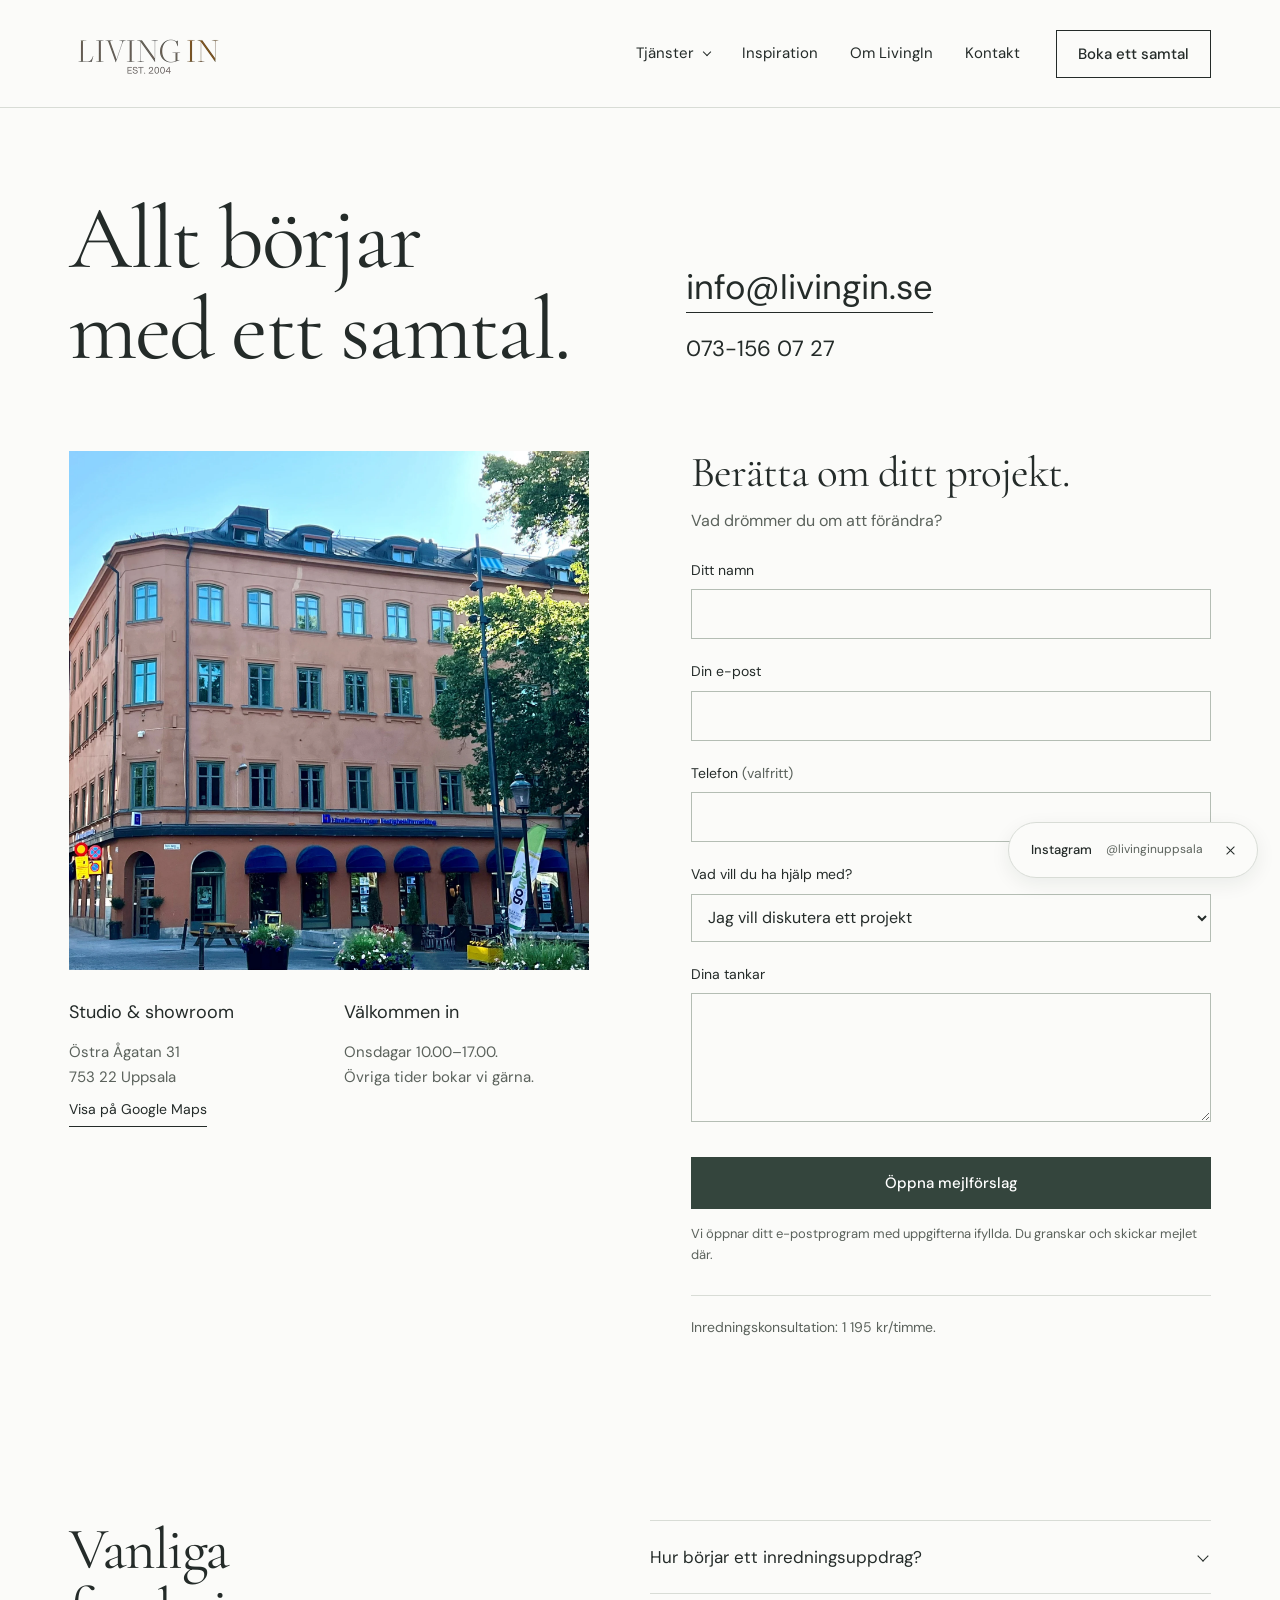
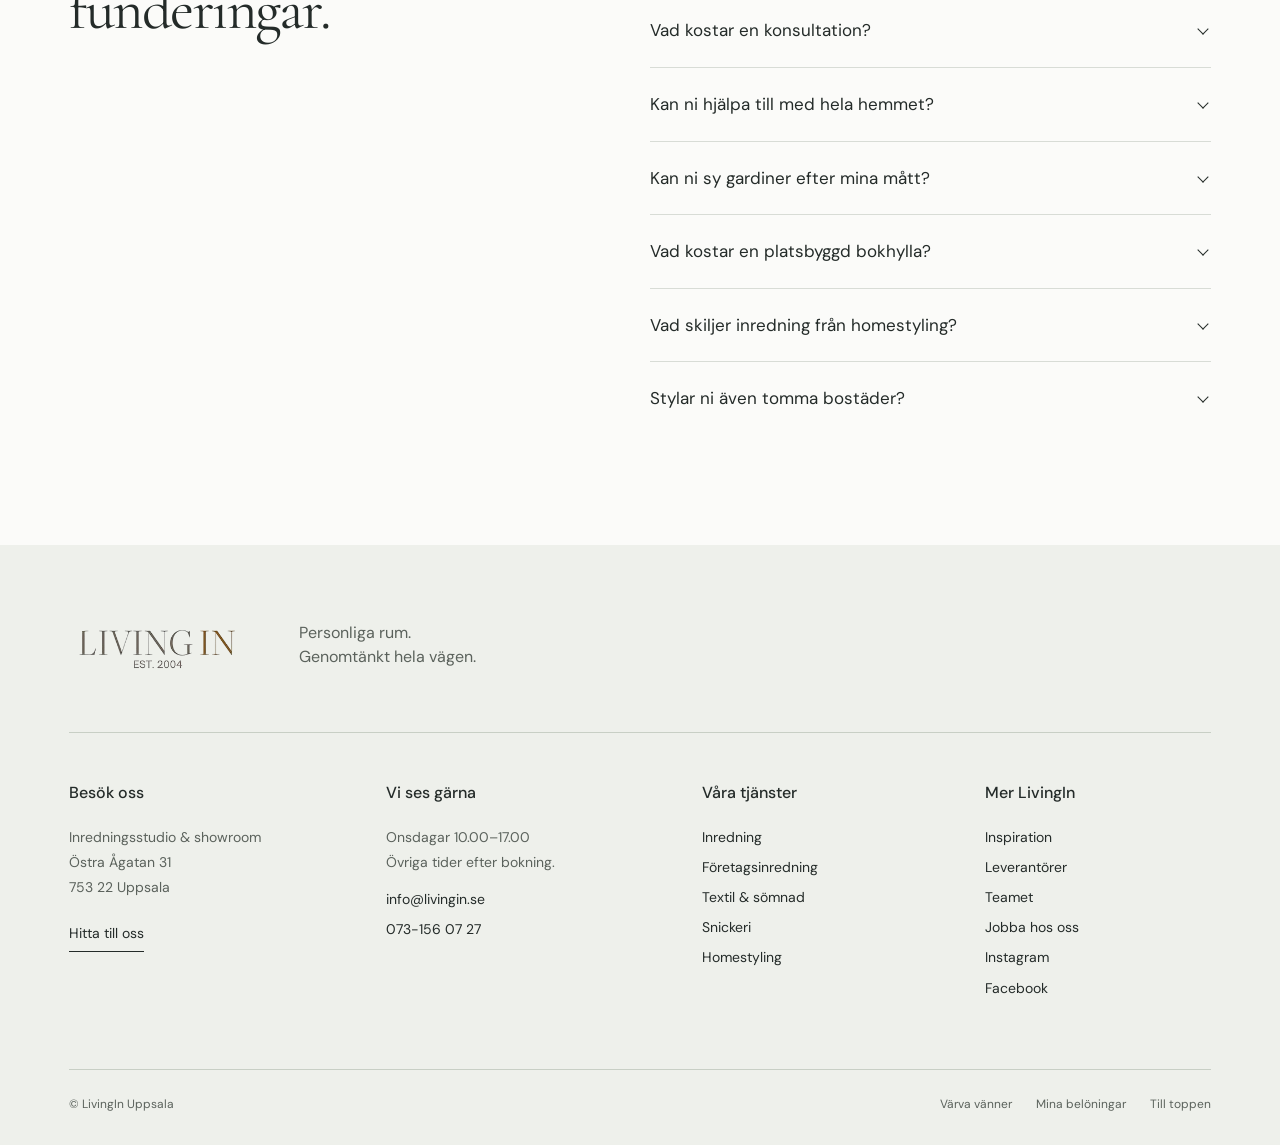
<file: kontakt.html>
<!doctype html><html lang="sv"><head><meta charset="utf-8"><meta name="viewport" content="width=device-width,initial-scale=1,viewport-fit=cover"><meta name="theme-color" content="#34453d"><title>Kontakt &amp; showroom | LivingIn Uppsala</title><meta name="description" content="Inredning, textil, sömnad, platsbyggt snickeri och homestyling med LivingIn i Uppsala. Personliga miljöer sedan 2004."><link rel="canonical" href="https://livingin-uppsala-studio.carlzzon121.chatgpt.site/kontakt.html"><meta property="og:title" content="Kontakt &amp; showroom | LivingIn"><meta property="og:description" content="Inredning, textil, sömnad, platsbyggt snickeri och homestyling med LivingIn i Uppsala. Personliga miljöer sedan 2004."><meta property="og:type" content="website"><meta property="og:url" content="https://livingin-uppsala-studio.carlzzon121.chatgpt.site/kontakt.html"><link rel="icon" href="data:image/svg+xml,%3Csvg xmlns='http://www.w3.org/2000/svg' viewBox='0 0 64 64'%3E%3Crect width='64' height='64' fill='%2334453d'/%3E%3Ctext x='32' y='47' text-anchor='middle' font-family='Georgia,serif' font-size='47' fill='white'%3EL%3C/text%3E%3C/svg%3E"><link rel="stylesheet" href="./assets/display.css"><link rel="stylesheet" href="./assets/body.css"><link rel="stylesheet" href="./style.css"><script type="application/ld+json">{"@context": "https://schema.org", "@type": "LocalBusiness", "name": "LivingIn", "url": "https://livingin-uppsala-studio.carlzzon121.chatgpt.site", "telephone": "+46731560727", "email": "info@livingin.se", "address": {"@type": "PostalAddress", "streetAddress": "Östra Ågatan 31", "postalCode": "75322", "addressLocality": "Uppsala", "addressCountry": "SE"}, "sameAs": ["https://www.instagram.com/livinginuppsala/", "https://www.facebook.com/profile.php?id=100063746071332"]}</script></head><body class="inner-page" id="top"><a class="skip" href="#innehall">Hoppa till innehållet</a><header class="site-header"><a class="brand" href="./index.html" aria-label="LivingIn, startsidan"><img class="" src="./assets/logo-livingin.png" width="324" height="102" alt="LivingIn, est. 2004" loading=lazy decoding="async"></a><nav aria-label="Huvudmeny"><details class="nav-services"><summary>Tjänster</summary><div class="service-dropdown"><a href="./inredning.html">Inredning</a><a href="./foretagsinredning.html">Företagsinredning</a><a href="./textil-somnad.html">Textil & sömnad</a><a href="./snickeri.html">Snickeri</a><a href="./homestyling.html">Homestyling</a></div></details><a href="./inspiration.html">Inspiration</a><a href="./om-oss.html">Om LivingIn</a><a href="./kontakt.html">Kontakt</a></nav><a class="button header-contact" href="./kontakt.html">Boka ett samtal</a><button class="menu-toggle" aria-label="Öppna meny" aria-expanded="false" aria-controls="mobile-menu"><span></span><span></span></button></header><div class="mobile-menu" id="mobile-menu" hidden><nav aria-label="Mobilmeny"><a href="./inredning.html">Inredning</a><a href="./foretagsinredning.html">Företagsinredning</a><a href="./textil-somnad.html">Textil & sömnad</a><a href="./snickeri.html">Snickeri</a><a href="./homestyling.html">Homestyling</a><a href="./inspiration.html">Inspiration</a><a href="./om-oss.html">Om LivingIn</a><a href="./leverantorer.html">Leverantörer</a><a href="./kontakt.html">Kontakt</a></nav><div class="menu-foot"><a href="mailto:info@livingin.se">info@livingin.se</a><a href="tel:+46731560727">073-156 07 27</a></div></div><main id="innehall"><section class="page-title wrap contact-title"><h1>Allt börjar<br>med ett samtal.</h1><div><a class="contact-email" href="mailto:info@livingin.se">info@livingin.se</a><a class="contact-phone" href="tel:+46731560727">073-156 07 27</a></div></section><section class="contact-layout wrap"><div class="contact-info"><img class="" src="./assets/uppsala-studio-exterior.webp" srcset="./assets/uppsala-studio-exterior-small.webp 900w, ./assets/uppsala-studio-exterior.webp 2400w" sizes="100vw" width="2400" height="1800" alt="LivingIns besöksadress på Östra Ågatan i Uppsala" fetchpriority=high decoding="async"><div class="visit-details"><div><h2>Studio & showroom</h2><p>Östra Ågatan 31<br>753 22 Uppsala</p><a class="text-link" href="https://www.google.com/maps/place/LIVING+IN/@59.8579767,17.638223,17z/data=!3m1!4b1!4m6!3m5!1s0x465fcbdcd6e988ed:0xc5d219001ef7e77f!8m2!3d59.8579767!4d17.638223!16s%2Fg%2F11h2fv3kpc" target="_blank" rel="noopener noreferrer">Visa på Google Maps<span class="sr-only"> (öppnas i ny flik)</span></a></div><div><h2>Välkommen in</h2><p>Onsdagar 10.00–17.00.<br>Övriga tider bokar vi gärna.</p></div></div></div><div class="contact-form-area"><h2>Berätta om ditt projekt.</h2><p>Vad drömmer du om att förändra?</p><form id="contact-form"><label for="name">Ditt namn</label><input id="name" name="name" autocomplete="name" required><label for="email">Din e-post</label><input id="email" name="email" type="email" autocomplete="email" required><label for="phone">Telefon <span>(valfritt)</span></label><input id="phone" name="phone" type="tel" autocomplete="tel"><label for="service">Vad vill du ha hjälp med?</label><select id="service" name="service"><option>Jag vill diskutera ett projekt</option><option>Inredning</option><option>Företagsinredning</option><option>Textil & sömnad</option><option>Snickeri</option><option>Homestyling</option></select><label for="message">Dina tankar</label><textarea id="message" name="message" rows="4" required></textarea><button type="submit" class="button dark">Öppna mejlförslag</button><p class="form-note">Vi öppnar ditt e-postprogram med uppgifterna ifyllda. Du granskar och skickar mejlet där.</p><p class="form-status" role="status"></p></form><p class="consultation-note">Inredningskonsultation: 1 195 kr/timme.</p></div></section><section class="faq wrap"><h2>Vanliga funderingar.</h2><div><details><summary>Hur börjar ett inredningsuppdrag?</summary><p>Vi träffas, går igenom önskemål och mäter vid behov. Fundera gärna på budgeten och vilka möbler eller detaljer du vill behålla.</p></details><details><summary>Vad kostar en konsultation?</summary><p>En inredningskonsultation kostar 1 195 kr per timme. Förslagets omfattning, offert och tidsplan kommer vi överens om innan arbetet går vidare.</p></details><details><summary>Kan ni hjälpa till med hela hemmet?</summary><p>Ja. Inredning, textil, sömnad och snickeri kan ingå i samma uppdrag.</p></details><details><summary>Kan ni sy gardiner efter mina mått?</summary><p>Ja, och vi kan hjälpa till med både måttagning och montering av gardinskenor och stänger.</p></details><details><summary>Vad kostar en platsbyggd bokhylla?</summary><p>Det beror på mått, utformning och material. Vi tar fram ett förslag och en offert för just din lösning.</p></details><details><summary>Vad skiljer inredning från homestyling?</summary><p>Inredning utgår från den som ska leva i hemmet. Homestyling visar bostadens möjligheter för nästa ägare inför försäljningen.</p></details><details><summary>Stylar ni även tomma bostäder?</summary><p>Ja. Vid helstyling möblerar vi den tomma lägenheten eller villan inför fotografering och visning.</p></details></div></section></main><footer class="site-footer"><div class="footer-top"><a class="footer-brand" href="./index.html"><img class="" src="./assets/logo-livingin.png" width="324" height="102" alt="LivingIn, est. 2004" loading=lazy decoding="async"></a><p>Personliga rum.<br>Genomtänkt hela vägen.</p></div><div class="footer-columns"><div><h2>Besök oss</h2><p>Inredningsstudio & showroom<br>Östra Ågatan 31<br>753 22 Uppsala</p><a class="text-link" href="https://www.google.com/maps/place/LIVING+IN/@59.8579767,17.638223,17z/data=!3m1!4b1!4m6!3m5!1s0x465fcbdcd6e988ed:0xc5d219001ef7e77f!8m2!3d59.8579767!4d17.638223!16s%2Fg%2F11h2fv3kpc" target="_blank" rel="noopener noreferrer">Hitta till oss<span class="sr-only"> (öppnas i ny flik)</span></a></div><div><h2>Vi ses gärna</h2><p>Onsdagar 10.00–17.00<br>Övriga tider efter bokning.</p><a href="mailto:info@livingin.se">info@livingin.se</a><a href="tel:+46731560727">073-156 07 27</a></div><div><h2>Våra tjänster</h2><a href="./inredning.html">Inredning</a><a href="./foretagsinredning.html">Företagsinredning</a><a href="./textil-somnad.html">Textil & sömnad</a><a href="./snickeri.html">Snickeri</a><a href="./homestyling.html">Homestyling</a></div><div><h2>Mer LivingIn</h2><a href="./inspiration.html">Inspiration</a><a href="./leverantorer.html">Leverantörer</a><a href="./om-oss.html">Teamet</a><a href="./ledig-tjanst.html">Jobba hos oss</a><a class="" href="https://www.instagram.com/livinginuppsala/" target="_blank" rel="noopener noreferrer">Instagram<span class="sr-only"> (öppnas i ny flik)</span></a><a class="" href="https://www.facebook.com/profile.php?id=100063746071332" target="_blank" rel="noopener noreferrer">Facebook<span class="sr-only"> (öppnas i ny flik)</span></a></div></div><div class="footer-bottom"><span>© LivingIn Uppsala</span><div><a class="" href="https://www.livingin.se/refer-friends" target="_blank" rel="noopener noreferrer">Värva vänner<span class="sr-only"> (öppnas i ny flik)</span></a><a class="" href="https://www.livingin.se/my-rewards" target="_blank" rel="noopener noreferrer">Mina belöningar<span class="sr-only"> (öppnas i ny flik)</span></a><a href="#top">Till toppen</a></div></div></footer><aside class="instagram-float" aria-label="Följ LivingIn"><a href="https://www.instagram.com/livinginuppsala/" target="_blank" rel="noopener noreferrer"><span class="instagram-label">Instagram</span><span class="instagram-handle">@livinginuppsala</span><span class="sr-only"> (öppnas i ny flik)</span></a><button aria-label="Dölj Instagram-länken" title="Dölj Instagram-länken"><span></span><span></span></button></aside><dialog id="photo-dialog" aria-labelledby="photo-caption"><div class="dialog-head"><p id="photo-caption"></p><button id="photo-close" autofocus>Stäng</button></div><img id="photo-image" alt=""><div class="dialog-controls"><button id="photo-prev">Föregående</button><span id="photo-count" aria-live="polite"></span><button id="photo-next">Nästa</button></div></dialog><script defer src="./script.js"></script></body></html>
</file>
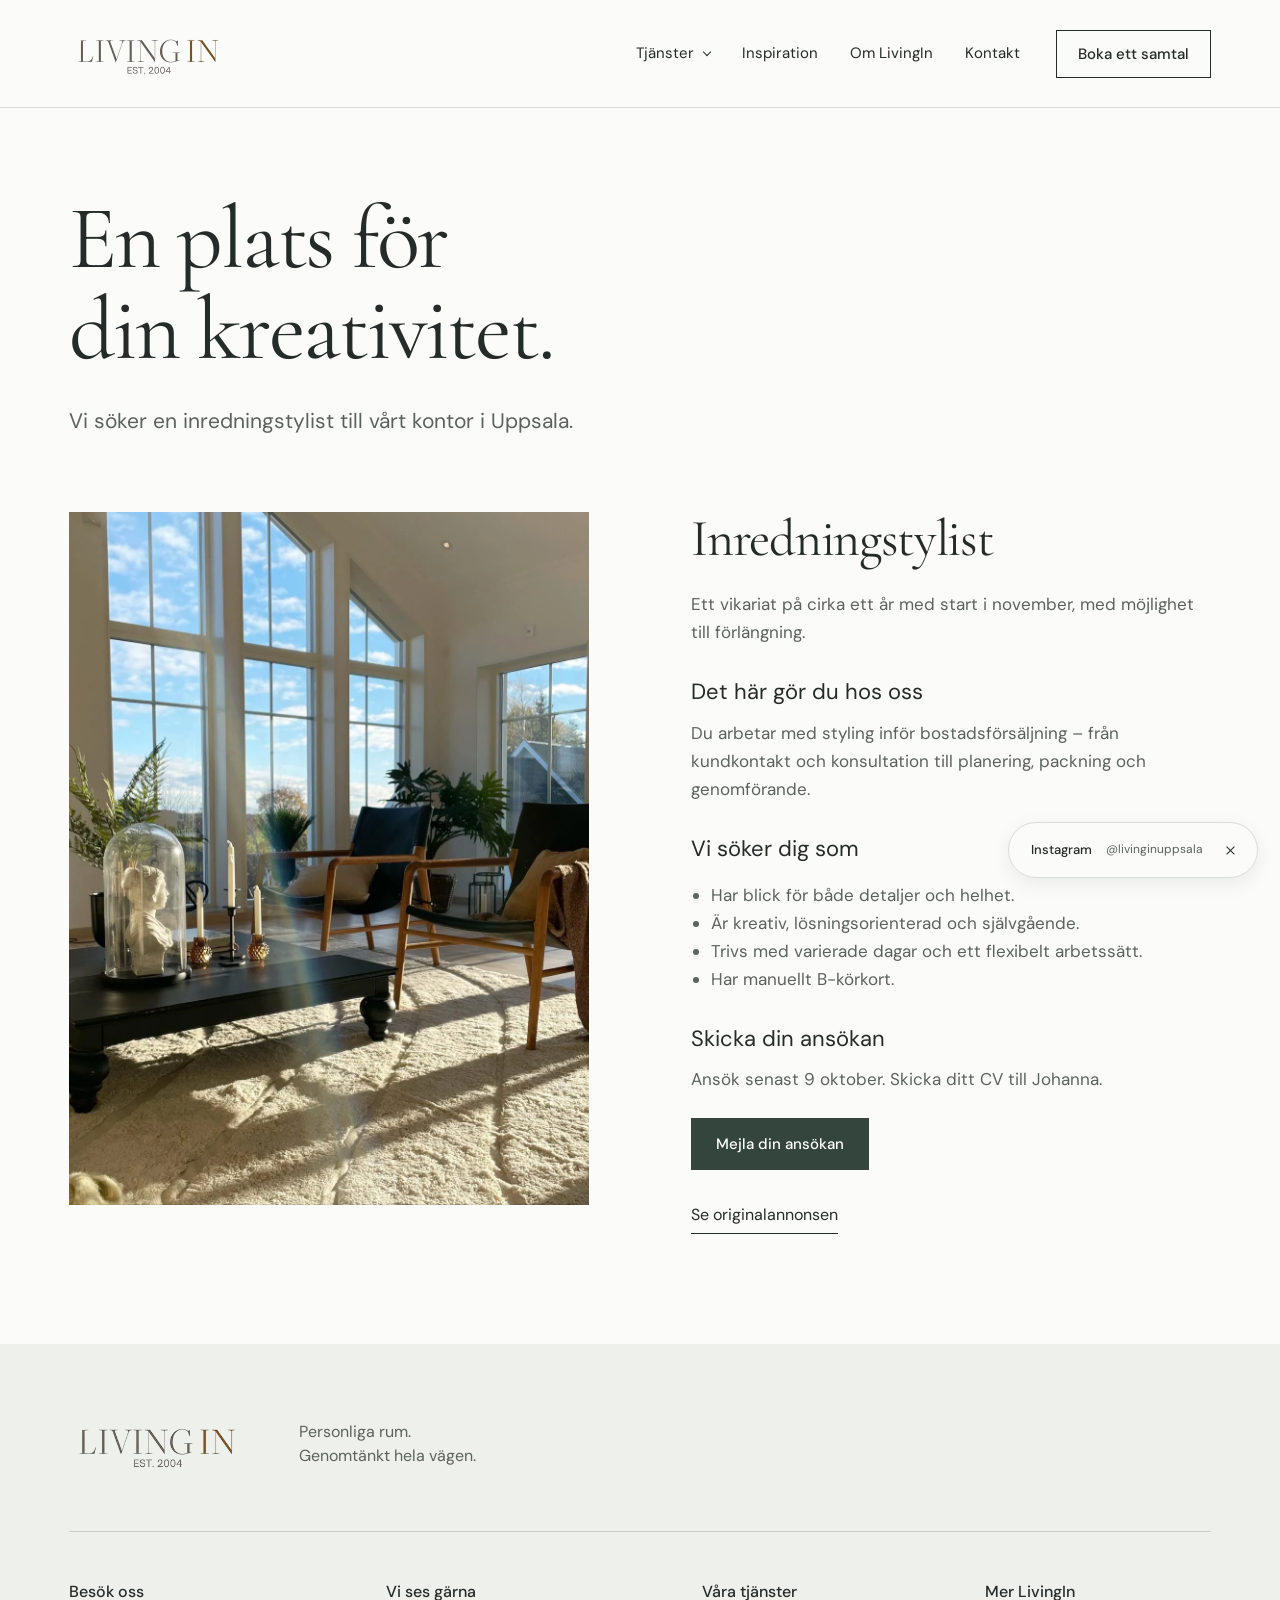
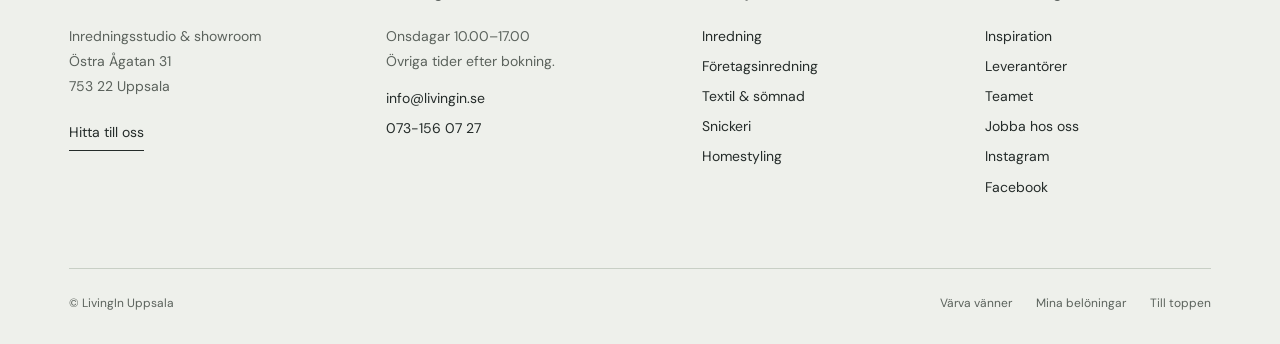
<file: ledig-tjanst.html>
<!doctype html><html lang="sv"><head><meta charset="utf-8"><meta name="viewport" content="width=device-width,initial-scale=1,viewport-fit=cover"><meta name="theme-color" content="#34453d"><title>Ledig tjänst – inredningstylist | LivingIn Uppsala</title><meta name="description" content="Inredning, textil, sömnad, platsbyggt snickeri och homestyling med LivingIn i Uppsala. Personliga miljöer sedan 2004."><link rel="canonical" href="https://livingin-uppsala-studio.carlzzon121.chatgpt.site/ledig-tjanst.html"><meta property="og:title" content="Ledig tjänst – inredningstylist | LivingIn"><meta property="og:description" content="Inredning, textil, sömnad, platsbyggt snickeri och homestyling med LivingIn i Uppsala. Personliga miljöer sedan 2004."><meta property="og:type" content="website"><meta property="og:url" content="https://livingin-uppsala-studio.carlzzon121.chatgpt.site/ledig-tjanst.html"><link rel="icon" href="data:image/svg+xml,%3Csvg xmlns='http://www.w3.org/2000/svg' viewBox='0 0 64 64'%3E%3Crect width='64' height='64' fill='%2334453d'/%3E%3Ctext x='32' y='47' text-anchor='middle' font-family='Georgia,serif' font-size='47' fill='white'%3EL%3C/text%3E%3C/svg%3E"><link rel="stylesheet" href="./assets/display.css"><link rel="stylesheet" href="./assets/body.css"><link rel="stylesheet" href="./style.css"><script type="application/ld+json">{"@context": "https://schema.org", "@type": "LocalBusiness", "name": "LivingIn", "url": "https://livingin-uppsala-studio.carlzzon121.chatgpt.site", "telephone": "+46731560727", "email": "info@livingin.se", "address": {"@type": "PostalAddress", "streetAddress": "Östra Ågatan 31", "postalCode": "75322", "addressLocality": "Uppsala", "addressCountry": "SE"}, "sameAs": ["https://www.instagram.com/livinginuppsala/", "https://www.facebook.com/profile.php?id=100063746071332"]}</script></head><body class="inner-page" id="top"><a class="skip" href="#innehall">Hoppa till innehållet</a><header class="site-header"><a class="brand" href="./index.html" aria-label="LivingIn, startsidan"><img class="" src="./assets/logo-livingin.png" width="324" height="102" alt="LivingIn, est. 2004" loading=lazy decoding="async"></a><nav aria-label="Huvudmeny"><details class="nav-services"><summary>Tjänster</summary><div class="service-dropdown"><a href="./inredning.html">Inredning</a><a href="./foretagsinredning.html">Företagsinredning</a><a href="./textil-somnad.html">Textil & sömnad</a><a href="./snickeri.html">Snickeri</a><a href="./homestyling.html">Homestyling</a></div></details><a href="./inspiration.html">Inspiration</a><a href="./om-oss.html">Om LivingIn</a><a href="./kontakt.html">Kontakt</a></nav><a class="button header-contact" href="./kontakt.html">Boka ett samtal</a><button class="menu-toggle" aria-label="Öppna meny" aria-expanded="false" aria-controls="mobile-menu"><span></span><span></span></button></header><div class="mobile-menu" id="mobile-menu" hidden><nav aria-label="Mobilmeny"><a href="./inredning.html">Inredning</a><a href="./foretagsinredning.html">Företagsinredning</a><a href="./textil-somnad.html">Textil & sömnad</a><a href="./snickeri.html">Snickeri</a><a href="./homestyling.html">Homestyling</a><a href="./inspiration.html">Inspiration</a><a href="./om-oss.html">Om LivingIn</a><a href="./leverantorer.html">Leverantörer</a><a href="./kontakt.html">Kontakt</a></nav><div class="menu-foot"><a href="mailto:info@livingin.se">info@livingin.se</a><a href="tel:+46731560727">073-156 07 27</a></div></div><main id="innehall"><section class="page-title wrap"><h1>En plats för<br>din kreativitet.</h1><p class="lead">Vi söker en inredningstylist till vårt kontor i Uppsala.</p></section><section class="vacancy wrap"><div><img class="" src="./assets/sunlit-living-room.webp" srcset="./assets/sunlit-living-room-small.webp 900w, ./assets/sunlit-living-room.webp 1440w" sizes="100vw" width="1440" height="1440" alt="Ett stylat vardagsrum av LivingIn" fetchpriority=high decoding="async"></div><article><h2>Inredningstylist</h2><p>Ett vikariat på cirka ett år med start i november, med möjlighet till förlängning.</p><h3>Det här gör du hos oss</h3><p>Du arbetar med styling inför bostadsförsäljning – från kundkontakt och konsultation till planering, packning och genomförande.</p><h3>Vi söker dig som</h3><ul><li>Har blick för både detaljer och helhet.</li><li>Är kreativ, lösningsorienterad och självgående.</li><li>Trivs med varierade dagar och ett flexibelt arbetssätt.</li><li>Har manuellt B-körkort.</li></ul><h3>Skicka din ansökan</h3><p>Ansök senast 9 oktober. Skicka ditt CV till Johanna.</p><a class="button dark" href="mailto:johanna.e@livingin.se?subject=Ans%C3%B6kan%20inredningstylist">Mejla din ansökan</a><a class="text-link vacancy-source" href="https://www.livingin.se/about-5" target="_blank" rel="noopener noreferrer">Se originalannonsen<span class="sr-only"> (öppnas i ny flik)</span></a></article></section></main><footer class="site-footer"><div class="footer-top"><a class="footer-brand" href="./index.html"><img class="" src="./assets/logo-livingin.png" width="324" height="102" alt="LivingIn, est. 2004" loading=lazy decoding="async"></a><p>Personliga rum.<br>Genomtänkt hela vägen.</p></div><div class="footer-columns"><div><h2>Besök oss</h2><p>Inredningsstudio & showroom<br>Östra Ågatan 31<br>753 22 Uppsala</p><a class="text-link" href="https://www.google.com/maps/place/LIVING+IN/@59.8579767,17.638223,17z/data=!3m1!4b1!4m6!3m5!1s0x465fcbdcd6e988ed:0xc5d219001ef7e77f!8m2!3d59.8579767!4d17.638223!16s%2Fg%2F11h2fv3kpc" target="_blank" rel="noopener noreferrer">Hitta till oss<span class="sr-only"> (öppnas i ny flik)</span></a></div><div><h2>Vi ses gärna</h2><p>Onsdagar 10.00–17.00<br>Övriga tider efter bokning.</p><a href="mailto:info@livingin.se">info@livingin.se</a><a href="tel:+46731560727">073-156 07 27</a></div><div><h2>Våra tjänster</h2><a href="./inredning.html">Inredning</a><a href="./foretagsinredning.html">Företagsinredning</a><a href="./textil-somnad.html">Textil & sömnad</a><a href="./snickeri.html">Snickeri</a><a href="./homestyling.html">Homestyling</a></div><div><h2>Mer LivingIn</h2><a href="./inspiration.html">Inspiration</a><a href="./leverantorer.html">Leverantörer</a><a href="./om-oss.html">Teamet</a><a href="./ledig-tjanst.html">Jobba hos oss</a><a class="" href="https://www.instagram.com/livinginuppsala/" target="_blank" rel="noopener noreferrer">Instagram<span class="sr-only"> (öppnas i ny flik)</span></a><a class="" href="https://www.facebook.com/profile.php?id=100063746071332" target="_blank" rel="noopener noreferrer">Facebook<span class="sr-only"> (öppnas i ny flik)</span></a></div></div><div class="footer-bottom"><span>© LivingIn Uppsala</span><div><a class="" href="https://www.livingin.se/refer-friends" target="_blank" rel="noopener noreferrer">Värva vänner<span class="sr-only"> (öppnas i ny flik)</span></a><a class="" href="https://www.livingin.se/my-rewards" target="_blank" rel="noopener noreferrer">Mina belöningar<span class="sr-only"> (öppnas i ny flik)</span></a><a href="#top">Till toppen</a></div></div></footer><aside class="instagram-float" aria-label="Följ LivingIn"><a href="https://www.instagram.com/livinginuppsala/" target="_blank" rel="noopener noreferrer"><span class="instagram-label">Instagram</span><span class="instagram-handle">@livinginuppsala</span><span class="sr-only"> (öppnas i ny flik)</span></a><button aria-label="Dölj Instagram-länken" title="Dölj Instagram-länken"><span></span><span></span></button></aside><dialog id="photo-dialog" aria-labelledby="photo-caption"><div class="dialog-head"><p id="photo-caption"></p><button id="photo-close" autofocus>Stäng</button></div><img id="photo-image" alt=""><div class="dialog-controls"><button id="photo-prev">Föregående</button><span id="photo-count" aria-live="polite"></span><button id="photo-next">Nästa</button></div></dialog><script defer src="./script.js"></script></body></html>
</file>
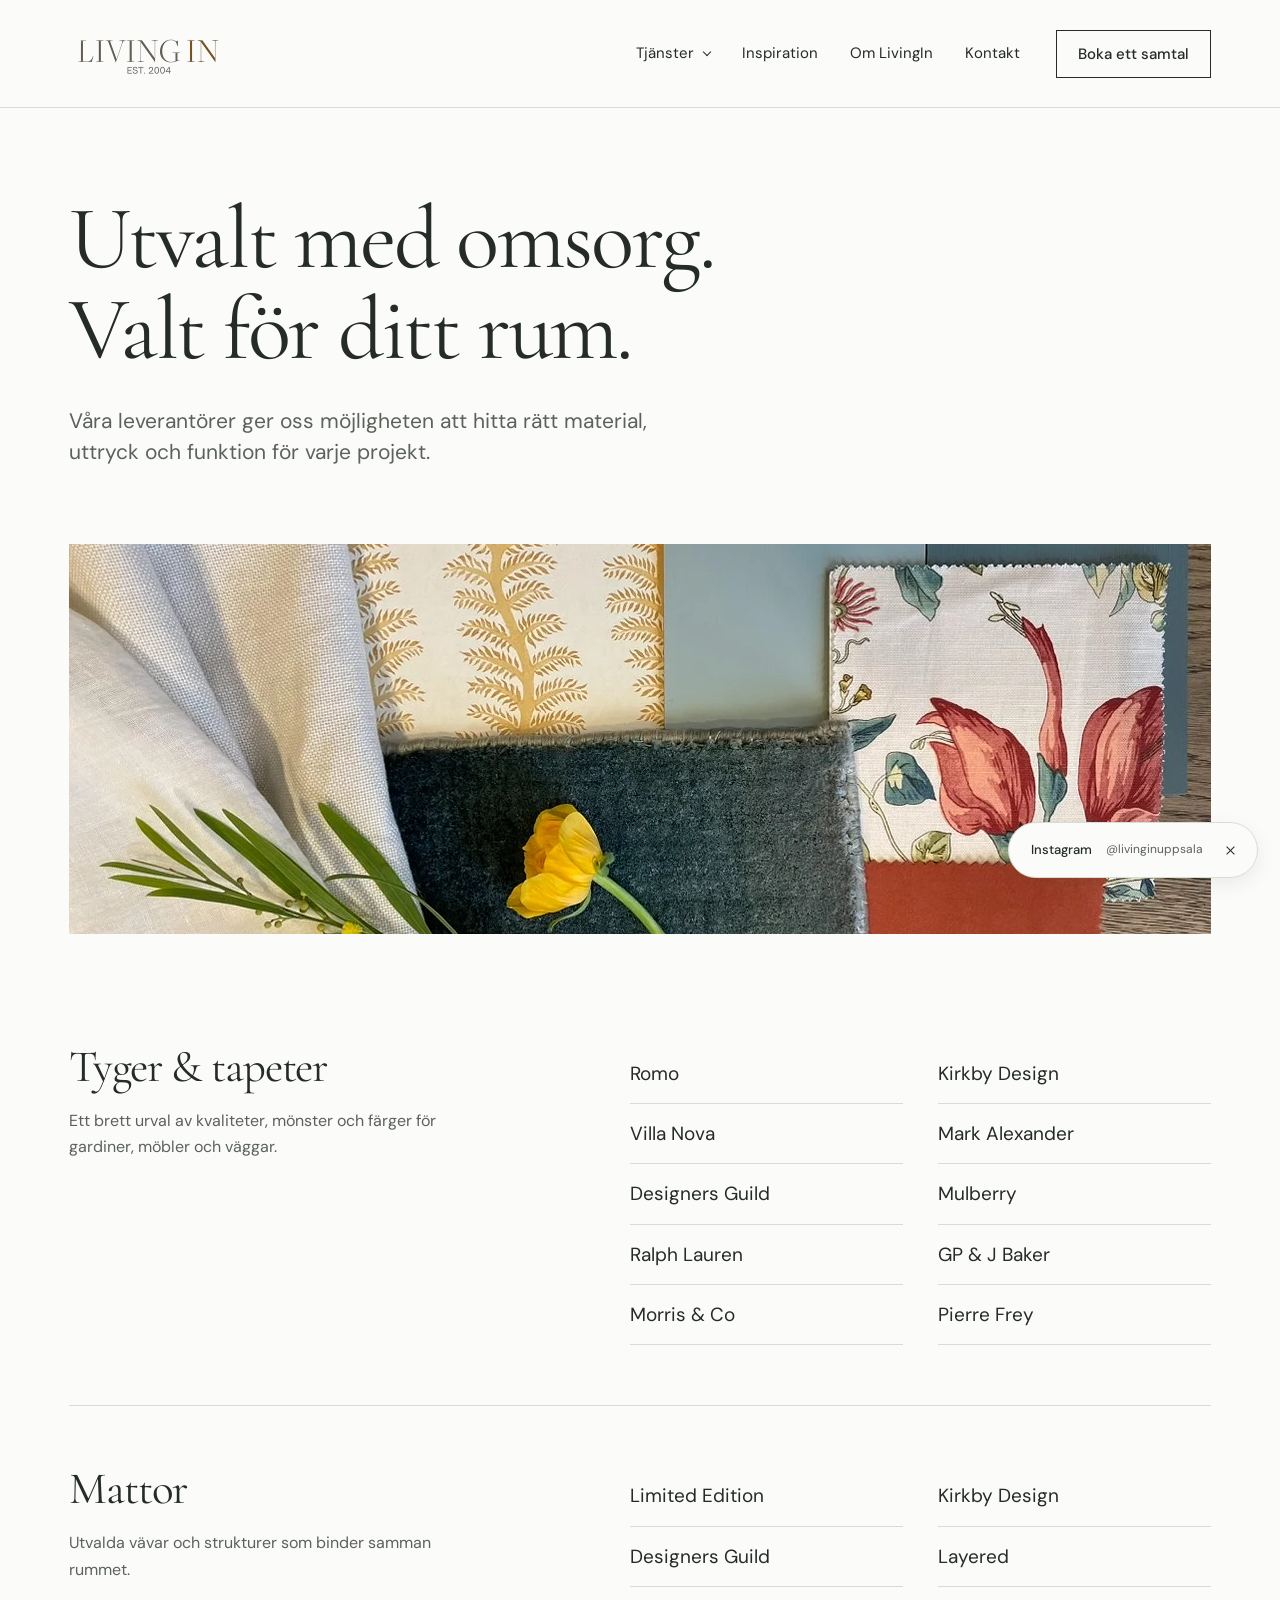
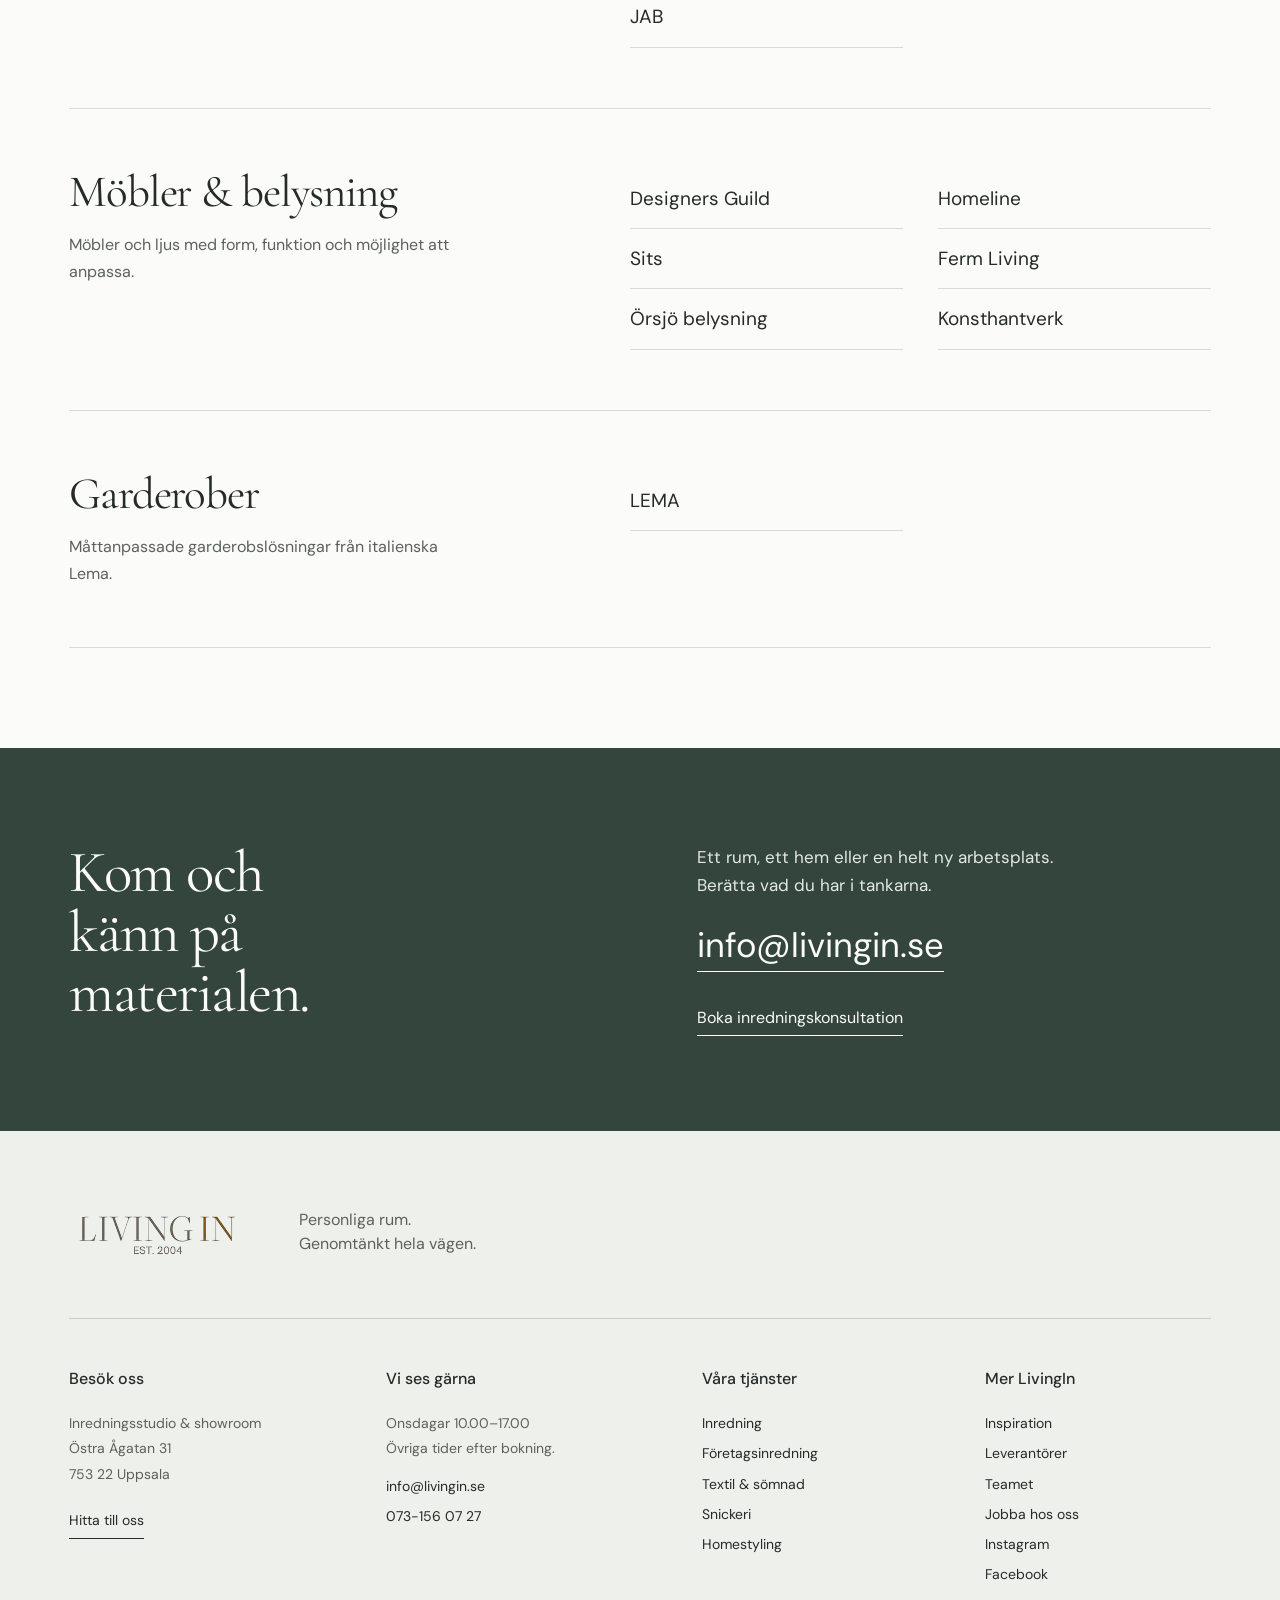
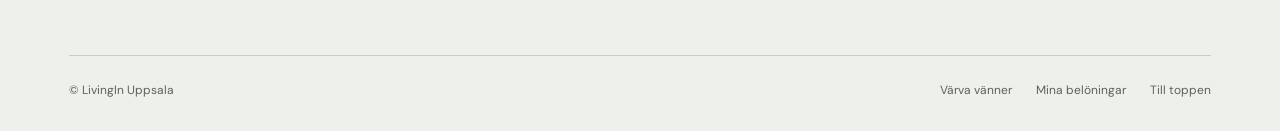
<file: leverantorer.html>
<!doctype html><html lang="sv"><head><meta charset="utf-8"><meta name="viewport" content="width=device-width,initial-scale=1,viewport-fit=cover"><meta name="theme-color" content="#34453d"><title>Våra leverantörer | LivingIn Uppsala</title><meta name="description" content="Inredning, textil, sömnad, platsbyggt snickeri och homestyling med LivingIn i Uppsala. Personliga miljöer sedan 2004."><link rel="canonical" href="https://livingin-uppsala-studio.carlzzon121.chatgpt.site/leverantorer.html"><meta property="og:title" content="Våra leverantörer | LivingIn"><meta property="og:description" content="Inredning, textil, sömnad, platsbyggt snickeri och homestyling med LivingIn i Uppsala. Personliga miljöer sedan 2004."><meta property="og:type" content="website"><meta property="og:url" content="https://livingin-uppsala-studio.carlzzon121.chatgpt.site/leverantorer.html"><link rel="icon" href="data:image/svg+xml,%3Csvg xmlns='http://www.w3.org/2000/svg' viewBox='0 0 64 64'%3E%3Crect width='64' height='64' fill='%2334453d'/%3E%3Ctext x='32' y='47' text-anchor='middle' font-family='Georgia,serif' font-size='47' fill='white'%3EL%3C/text%3E%3C/svg%3E"><link rel="stylesheet" href="./assets/display.css"><link rel="stylesheet" href="./assets/body.css"><link rel="stylesheet" href="./style.css"><script type="application/ld+json">{"@context": "https://schema.org", "@type": "LocalBusiness", "name": "LivingIn", "url": "https://livingin-uppsala-studio.carlzzon121.chatgpt.site", "telephone": "+46731560727", "email": "info@livingin.se", "address": {"@type": "PostalAddress", "streetAddress": "Östra Ågatan 31", "postalCode": "75322", "addressLocality": "Uppsala", "addressCountry": "SE"}, "sameAs": ["https://www.instagram.com/livinginuppsala/", "https://www.facebook.com/profile.php?id=100063746071332"]}</script></head><body class="inner-page" id="top"><a class="skip" href="#innehall">Hoppa till innehållet</a><header class="site-header"><a class="brand" href="./index.html" aria-label="LivingIn, startsidan"><img class="" src="./assets/logo-livingin.png" width="324" height="102" alt="LivingIn, est. 2004" loading=lazy decoding="async"></a><nav aria-label="Huvudmeny"><details class="nav-services"><summary>Tjänster</summary><div class="service-dropdown"><a href="./inredning.html">Inredning</a><a href="./foretagsinredning.html">Företagsinredning</a><a href="./textil-somnad.html">Textil & sömnad</a><a href="./snickeri.html">Snickeri</a><a href="./homestyling.html">Homestyling</a></div></details><a href="./inspiration.html">Inspiration</a><a href="./om-oss.html">Om LivingIn</a><a href="./kontakt.html">Kontakt</a></nav><a class="button header-contact" href="./kontakt.html">Boka ett samtal</a><button class="menu-toggle" aria-label="Öppna meny" aria-expanded="false" aria-controls="mobile-menu"><span></span><span></span></button></header><div class="mobile-menu" id="mobile-menu" hidden><nav aria-label="Mobilmeny"><a href="./inredning.html">Inredning</a><a href="./foretagsinredning.html">Företagsinredning</a><a href="./textil-somnad.html">Textil & sömnad</a><a href="./snickeri.html">Snickeri</a><a href="./homestyling.html">Homestyling</a><a href="./inspiration.html">Inspiration</a><a href="./om-oss.html">Om LivingIn</a><a href="./leverantorer.html">Leverantörer</a><a href="./kontakt.html">Kontakt</a></nav><div class="menu-foot"><a href="mailto:info@livingin.se">info@livingin.se</a><a href="tel:+46731560727">073-156 07 27</a></div></div><main id="innehall"><section class="page-title wrap"><h1>Utvalt med omsorg.<br>Valt för ditt rum.</h1><p class="lead">Våra leverantörer ger oss möjligheten att hitta rätt material, uttryck och funktion för varje projekt.</p></section><div class="supplier-banner wrap"><img class="" src="./assets/textile-moodboard.webp" srcset="./assets/textile-moodboard-small.webp 900w, ./assets/textile-moodboard.webp 1142w" sizes="100vw" width="1142" height="688" alt="LivingIns tyg- och materialprover" fetchpriority=high decoding="async"></div><div class="suppliers wrap"><section class="supplier-group"><div><h2>Tyger & tapeter</h2><p>Ett brett urval av kvaliteter, mönster och färger för gardiner, möbler och väggar.</p></div><div class="supplier-names"><a class="supplier-name" href="https://trade.theromogroup.com/" target="_blank" rel="noopener noreferrer">Romo<span class="sr-only"> (öppnas i ny flik)</span></a><a class="supplier-name" href="https://www.kirkbydesign.com/" target="_blank" rel="noopener noreferrer">Kirkby Design<span class="sr-only"> (öppnas i ny flik)</span></a><a class="supplier-name" href="https://www.villanova.co.uk/" target="_blank" rel="noopener noreferrer">Villa Nova<span class="sr-only"> (öppnas i ny flik)</span></a><a class="supplier-name" href="https://www.markalexander.com/" target="_blank" rel="noopener noreferrer">Mark Alexander<span class="sr-only"> (öppnas i ny flik)</span></a><a class="supplier-name" href="https://www.designersguild.com/en-ie/l0" target="_blank" rel="noopener noreferrer">Designers Guild<span class="sr-only"> (öppnas i ny flik)</span></a><a class="supplier-name" href="https://www.gpjbaker.com/brands/mulberry-home/" target="_blank" rel="noopener noreferrer">Mulberry<span class="sr-only"> (öppnas i ny flik)</span></a><a class="supplier-name" href="https://www.designersguild.com/en-se/fabric/ralph-lauren/l1128" target="_blank" rel="noopener noreferrer">Ralph Lauren<span class="sr-only"> (öppnas i ny flik)</span></a><a class="supplier-name" href="https://www.gpjbaker.com/brands/gp-j-baker/" target="_blank" rel="noopener noreferrer">GP & J Baker<span class="sr-only"> (öppnas i ny flik)</span></a><a class="supplier-name" href="https://www.wmorrisandco.com/eu/" target="_blank" rel="noopener noreferrer">Morris & Co<span class="sr-only"> (öppnas i ny flik)</span></a><a class="supplier-name" href="https://www.pierrefrey.com/en/" target="_blank" rel="noopener noreferrer">Pierre Frey<span class="sr-only"> (öppnas i ny flik)</span></a></div></section><section class="supplier-group"><div><h2>Mattor</h2><p>Utvalda vävar och strukturer som binder samman rummet.</p></div><div class="supplier-names"><a class="supplier-name" href="https://www.le.be/" target="_blank" rel="noopener noreferrer">Limited Edition<span class="sr-only"> (öppnas i ny flik)</span></a><a class="supplier-name" href="https://www.kirkbydesign.com/collections/rugs/archetype-rugs" target="_blank" rel="noopener noreferrer">Kirkby Design<span class="sr-only"> (öppnas i ny flik)</span></a><a class="supplier-name" href="https://www.designersguild.com/en-ie/ni/lifestyle/rugs/l1212" target="_blank" rel="noopener noreferrer">Designers Guild<span class="sr-only"> (öppnas i ny flik)</span></a><a class="supplier-name" href="https://www.layeredinterior.com/" target="_blank" rel="noopener noreferrer">Layered<span class="sr-only"> (öppnas i ny flik)</span></a><a class="supplier-name" href="https://www.jab.de/se/en/productadvancedsearch?searchTerm=&amp;r=08&amp;page=1" target="_blank" rel="noopener noreferrer">JAB<span class="sr-only"> (öppnas i ny flik)</span></a></div></section><section class="supplier-group"><div><h2>Möbler & belysning</h2><p>Möbler och ljus med form, funktion och möjlighet att anpassa.</p></div><div class="supplier-names"><a class="supplier-name" href="https://www.designersguild.com/" target="_blank" rel="noopener noreferrer">Designers Guild<span class="sr-only"> (öppnas i ny flik)</span></a><a class="supplier-name" href="https://www.homeline.se/" target="_blank" rel="noopener noreferrer">Homeline<span class="sr-only"> (öppnas i ny flik)</span></a><a class="supplier-name" href="https://sits.eu/" target="_blank" rel="noopener noreferrer">Sits<span class="sr-only"> (öppnas i ny flik)</span></a><a class="supplier-name" href="https://fermliving.se/?gtaid=CjwKCAiAw9vIBhBBEiwAraSATuVCJUNLVdxmDAM8gdLiDzGth8QHRKgz0ITMV_anj4F8MBXEtITdlxoCa-oQAvD_BwE&amp;utm_source=google&amp;utm_medium=cpc&amp;utm_campaign=FM%20%7C%20MG%20%7C%20Search%20%7C%20COM%20%7C%20Brand&amp;gad_source=1&amp;gad_campaignid=20290081573&amp;gbraid=0AAAAAokPwveckTXQfaSGGlCfy0wD0dVd8&amp;gclid=CjwKCAiAw9vIBhBBEiwAraSATuVCJUNLVdxmDAM8gdLiDzGth8QHRKgz0ITMV_anj4F8MBXEtITdlxoCa-oQAvD_BwE" target="_blank" rel="noopener noreferrer">Ferm Living<span class="sr-only"> (öppnas i ny flik)</span></a><a class="supplier-name" href="https://www.orsjo.com/" target="_blank" rel="noopener noreferrer">Örsjö belysning<span class="sr-only"> (öppnas i ny flik)</span></a><a class="supplier-name" href="https://www.konsthantverk.com/sv/" target="_blank" rel="noopener noreferrer">Konsthantverk<span class="sr-only"> (öppnas i ny flik)</span></a></div></section><section class="supplier-group"><div><h2>Garderober</h2><p>Måttanpassade garderobslösningar från italienska Lema.</p></div><div class="supplier-names"><a class="supplier-name" href="https://www.lemamobili.com/uk/products/wardrobes" target="_blank" rel="noopener noreferrer">LEMA<span class="sr-only"> (öppnas i ny flik)</span></a></div></section></div><section class="contact-band wrap"><h2>Kom och känn på materialen.</h2><div><p>Ett rum, ett hem eller en helt ny arbetsplats.<br>Berätta vad du har i tankarna.</p><a class="contact-email" href="mailto:info@livingin.se">info@livingin.se</a><a class="text-link" href="./kontakt.html">Boka inredningskonsultation</a></div></section></main><footer class="site-footer"><div class="footer-top"><a class="footer-brand" href="./index.html"><img class="" src="./assets/logo-livingin.png" width="324" height="102" alt="LivingIn, est. 2004" loading=lazy decoding="async"></a><p>Personliga rum.<br>Genomtänkt hela vägen.</p></div><div class="footer-columns"><div><h2>Besök oss</h2><p>Inredningsstudio & showroom<br>Östra Ågatan 31<br>753 22 Uppsala</p><a class="text-link" href="https://www.google.com/maps/place/LIVING+IN/@59.8579767,17.638223,17z/data=!3m1!4b1!4m6!3m5!1s0x465fcbdcd6e988ed:0xc5d219001ef7e77f!8m2!3d59.8579767!4d17.638223!16s%2Fg%2F11h2fv3kpc" target="_blank" rel="noopener noreferrer">Hitta till oss<span class="sr-only"> (öppnas i ny flik)</span></a></div><div><h2>Vi ses gärna</h2><p>Onsdagar 10.00–17.00<br>Övriga tider efter bokning.</p><a href="mailto:info@livingin.se">info@livingin.se</a><a href="tel:+46731560727">073-156 07 27</a></div><div><h2>Våra tjänster</h2><a href="./inredning.html">Inredning</a><a href="./foretagsinredning.html">Företagsinredning</a><a href="./textil-somnad.html">Textil & sömnad</a><a href="./snickeri.html">Snickeri</a><a href="./homestyling.html">Homestyling</a></div><div><h2>Mer LivingIn</h2><a href="./inspiration.html">Inspiration</a><a href="./leverantorer.html">Leverantörer</a><a href="./om-oss.html">Teamet</a><a href="./ledig-tjanst.html">Jobba hos oss</a><a class="" href="https://www.instagram.com/livinginuppsala/" target="_blank" rel="noopener noreferrer">Instagram<span class="sr-only"> (öppnas i ny flik)</span></a><a class="" href="https://www.facebook.com/profile.php?id=100063746071332" target="_blank" rel="noopener noreferrer">Facebook<span class="sr-only"> (öppnas i ny flik)</span></a></div></div><div class="footer-bottom"><span>© LivingIn Uppsala</span><div><a class="" href="https://www.livingin.se/refer-friends" target="_blank" rel="noopener noreferrer">Värva vänner<span class="sr-only"> (öppnas i ny flik)</span></a><a class="" href="https://www.livingin.se/my-rewards" target="_blank" rel="noopener noreferrer">Mina belöningar<span class="sr-only"> (öppnas i ny flik)</span></a><a href="#top">Till toppen</a></div></div></footer><aside class="instagram-float" aria-label="Följ LivingIn"><a href="https://www.instagram.com/livinginuppsala/" target="_blank" rel="noopener noreferrer"><span class="instagram-label">Instagram</span><span class="instagram-handle">@livinginuppsala</span><span class="sr-only"> (öppnas i ny flik)</span></a><button aria-label="Dölj Instagram-länken" title="Dölj Instagram-länken"><span></span><span></span></button></aside><dialog id="photo-dialog" aria-labelledby="photo-caption"><div class="dialog-head"><p id="photo-caption"></p><button id="photo-close" autofocus>Stäng</button></div><img id="photo-image" alt=""><div class="dialog-controls"><button id="photo-prev">Föregående</button><span id="photo-count" aria-live="polite"></span><button id="photo-next">Nästa</button></div></dialog><script defer src="./script.js"></script></body></html>
</file>
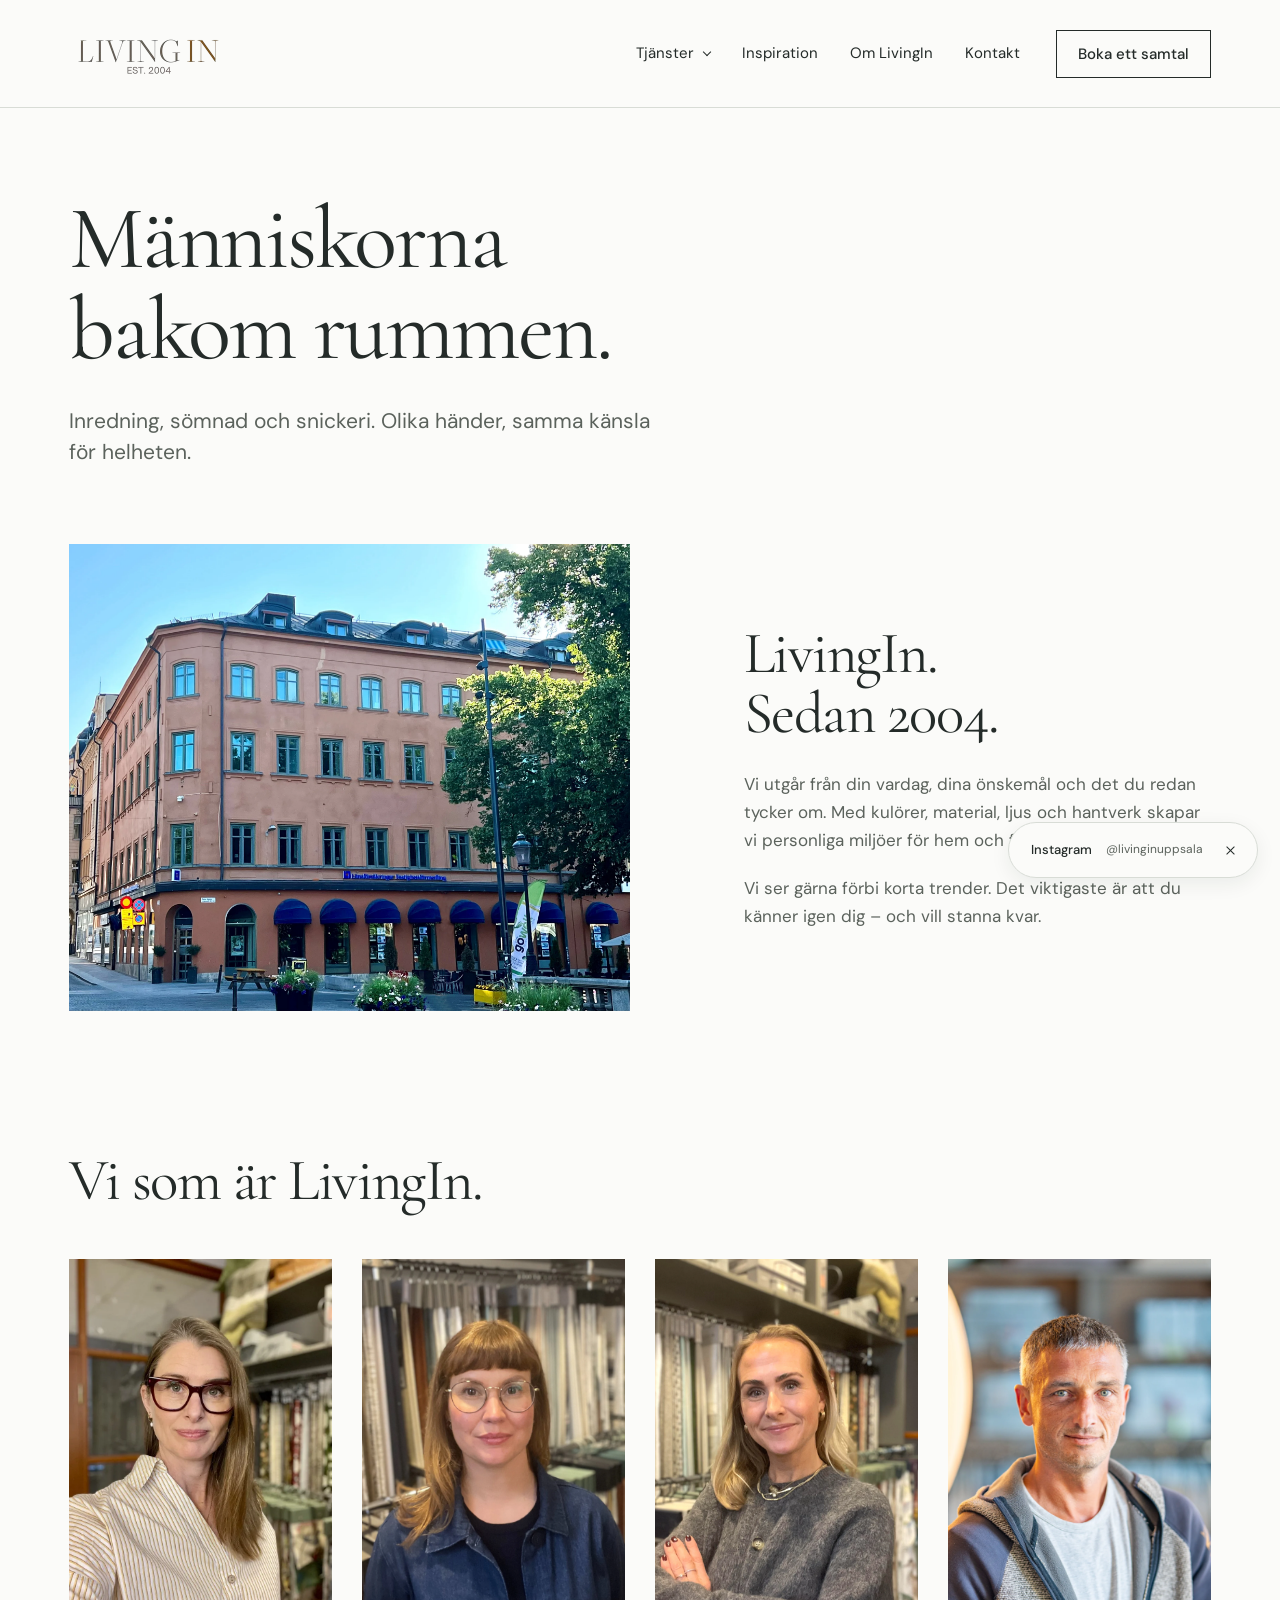
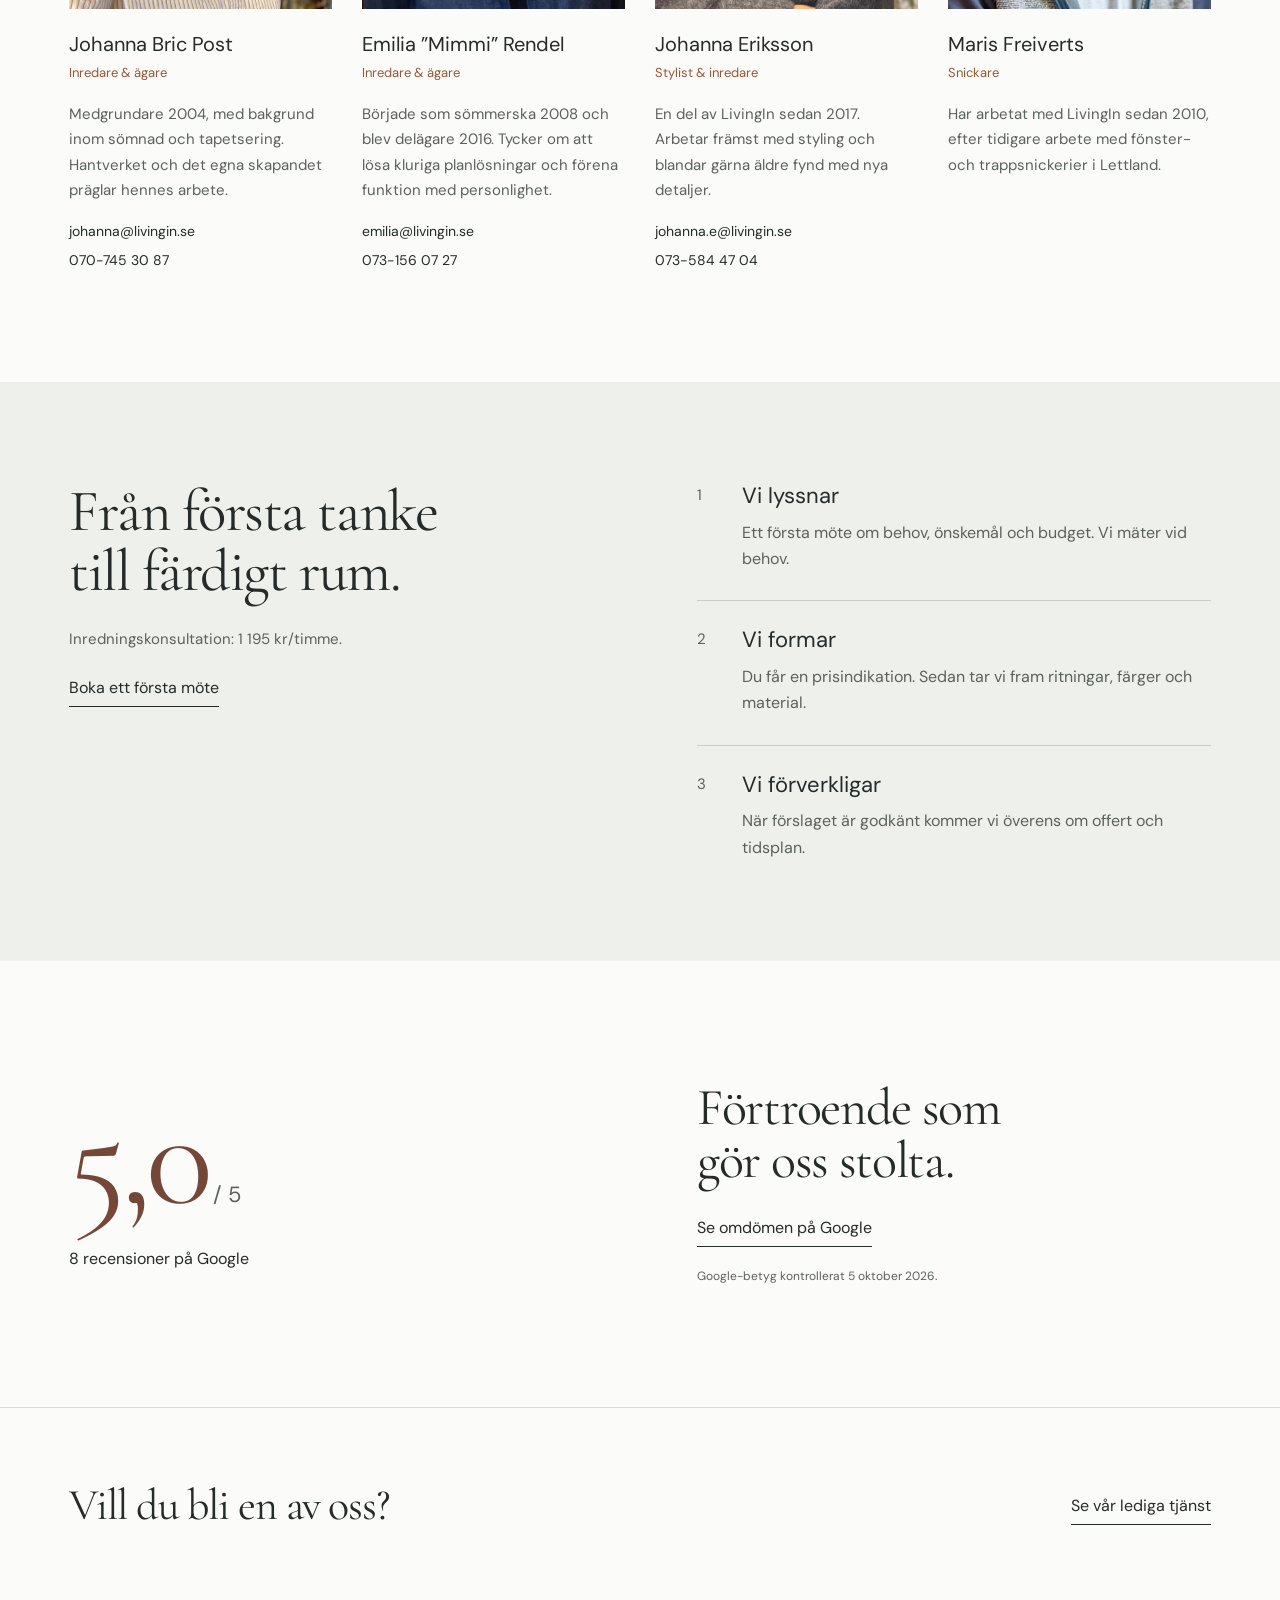
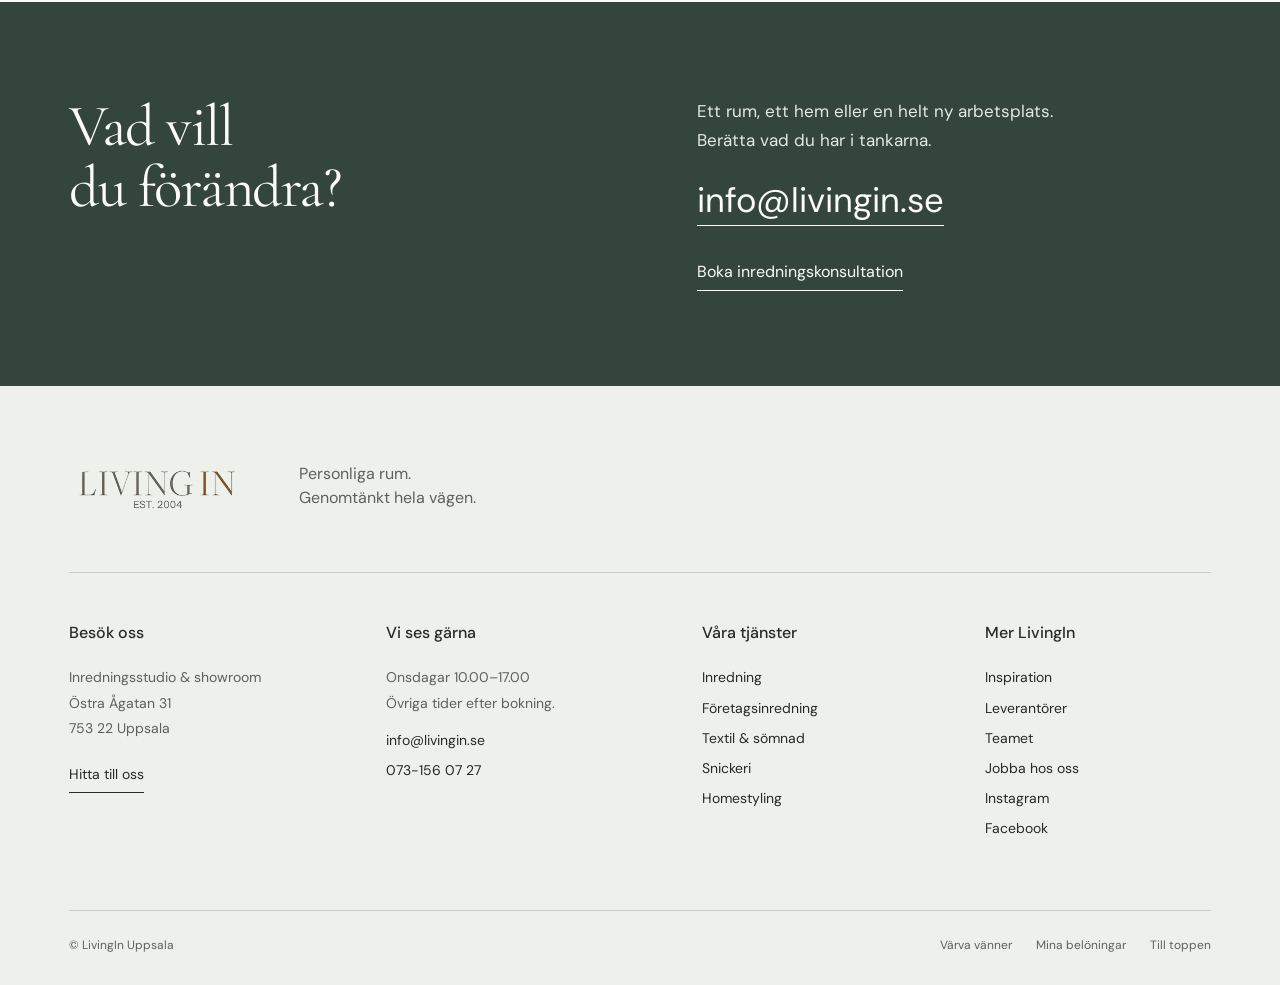
<file: om-oss.html>
<!doctype html><html lang="sv"><head><meta charset="utf-8"><meta name="viewport" content="width=device-width,initial-scale=1,viewport-fit=cover"><meta name="theme-color" content="#34453d"><title>Om oss &amp; teamet | LivingIn Uppsala</title><meta name="description" content="Inredning, textil, sömnad, platsbyggt snickeri och homestyling med LivingIn i Uppsala. Personliga miljöer sedan 2004."><link rel="canonical" href="https://livingin-uppsala-studio.carlzzon121.chatgpt.site/om-oss.html"><meta property="og:title" content="Om oss &amp; teamet | LivingIn"><meta property="og:description" content="Inredning, textil, sömnad, platsbyggt snickeri och homestyling med LivingIn i Uppsala. Personliga miljöer sedan 2004."><meta property="og:type" content="website"><meta property="og:url" content="https://livingin-uppsala-studio.carlzzon121.chatgpt.site/om-oss.html"><link rel="icon" href="data:image/svg+xml,%3Csvg xmlns='http://www.w3.org/2000/svg' viewBox='0 0 64 64'%3E%3Crect width='64' height='64' fill='%2334453d'/%3E%3Ctext x='32' y='47' text-anchor='middle' font-family='Georgia,serif' font-size='47' fill='white'%3EL%3C/text%3E%3C/svg%3E"><link rel="stylesheet" href="./assets/display.css"><link rel="stylesheet" href="./assets/body.css"><link rel="stylesheet" href="./style.css"><script type="application/ld+json">{"@context": "https://schema.org", "@type": "LocalBusiness", "name": "LivingIn", "url": "https://livingin-uppsala-studio.carlzzon121.chatgpt.site", "telephone": "+46731560727", "email": "info@livingin.se", "address": {"@type": "PostalAddress", "streetAddress": "Östra Ågatan 31", "postalCode": "75322", "addressLocality": "Uppsala", "addressCountry": "SE"}, "sameAs": ["https://www.instagram.com/livinginuppsala/", "https://www.facebook.com/profile.php?id=100063746071332"]}</script></head><body class="inner-page" id="top"><a class="skip" href="#innehall">Hoppa till innehållet</a><header class="site-header"><a class="brand" href="./index.html" aria-label="LivingIn, startsidan"><img class="" src="./assets/logo-livingin.png" width="324" height="102" alt="LivingIn, est. 2004" loading=lazy decoding="async"></a><nav aria-label="Huvudmeny"><details class="nav-services"><summary>Tjänster</summary><div class="service-dropdown"><a href="./inredning.html">Inredning</a><a href="./foretagsinredning.html">Företagsinredning</a><a href="./textil-somnad.html">Textil & sömnad</a><a href="./snickeri.html">Snickeri</a><a href="./homestyling.html">Homestyling</a></div></details><a href="./inspiration.html">Inspiration</a><a href="./om-oss.html">Om LivingIn</a><a href="./kontakt.html">Kontakt</a></nav><a class="button header-contact" href="./kontakt.html">Boka ett samtal</a><button class="menu-toggle" aria-label="Öppna meny" aria-expanded="false" aria-controls="mobile-menu"><span></span><span></span></button></header><div class="mobile-menu" id="mobile-menu" hidden><nav aria-label="Mobilmeny"><a href="./inredning.html">Inredning</a><a href="./foretagsinredning.html">Företagsinredning</a><a href="./textil-somnad.html">Textil & sömnad</a><a href="./snickeri.html">Snickeri</a><a href="./homestyling.html">Homestyling</a><a href="./inspiration.html">Inspiration</a><a href="./om-oss.html">Om LivingIn</a><a href="./leverantorer.html">Leverantörer</a><a href="./kontakt.html">Kontakt</a></nav><div class="menu-foot"><a href="mailto:info@livingin.se">info@livingin.se</a><a href="tel:+46731560727">073-156 07 27</a></div></div><main id="innehall"><section class="page-title wrap"><h1>Människorna<br>bakom rummen.</h1><p class="lead">Inredning, sömnad och snickeri. Olika händer, samma känsla för helheten.</p></section><section class="about-intro wrap"><img class="" src="./assets/uppsala-studio-exterior.webp" srcset="./assets/uppsala-studio-exterior-small.webp 900w, ./assets/uppsala-studio-exterior.webp 2400w" sizes="100vw" width="2400" height="1800" alt="Huset vid Östra Ågatan i Uppsala där LivingIns studio finns" fetchpriority=high decoding="async"><div><h2>LivingIn.<br>Sedan 2004.</h2><p>Vi utgår från din vardag, dina önskemål och det du redan tycker om. Med kulörer, material, ljus och hantverk skapar vi personliga miljöer för hem och företag i Mälardalen.</p><p>Vi ser gärna förbi korta trender. Det viktigaste är att du känner igen dig – och vill stanna kvar.</p></div></section><section class="team wrap"><h2>Vi som är LivingIn.</h2><div class="team-grid"><article class="team-person"><img class="" src="./assets/johanna-bric-post.webp" srcset="./assets/johanna-bric-post-small.webp 768w, ./assets/johanna-bric-post.webp 768w" sizes="(max-width: 767px) 100vw, 70vw" width="768" height="1024" alt="Johanna Bric Post" loading=lazy decoding="async"><h3>Johanna Bric Post</h3><span>Inredare & ägare</span><p>Medgrundare 2004, med bakgrund inom sömnad och tapetsering. Hantverket och det egna skapandet präglar hennes arbete.</p><div><a href="mailto:johanna@livingin.se">johanna@livingin.se</a><a href="tel:+46707453087">070-745 30 87</a></div></article><article class="team-person"><img class="" src="./assets/emilia-rendel.webp" srcset="./assets/emilia-rendel-small.webp 765w, ./assets/emilia-rendel.webp 1459w" sizes="(max-width: 767px) 100vw, 70vw" width="1459" height="2098" alt="Emilia ”Mimmi” Rendel" loading=lazy decoding="async"><h3>Emilia ”Mimmi” Rendel</h3><span>Inredare & ägare</span><p>Började som sömmerska 2008 och blev delägare 2016. Tycker om att lösa kluriga planlösningar och förena funktion med personlighet.</p><div><a href="mailto:emilia@livingin.se">emilia@livingin.se</a><a href="tel:+46731560727">073-156 07 27</a></div></article><article class="team-person"><img class="" src="./assets/johanna-eriksson.webp" srcset="./assets/johanna-eriksson-small.webp 794w, ./assets/johanna-eriksson.webp 1681w" sizes="(max-width: 767px) 100vw, 70vw" width="1681" height="2330" alt="Johanna Eriksson" loading=lazy decoding="async"><h3>Johanna Eriksson</h3><span>Stylist & inredare</span><p>En del av LivingIn sedan 2017. Arbetar främst med styling och blandar gärna äldre fynd med nya detaljer.</p><div><a href="mailto:johanna.e@livingin.se">johanna.e@livingin.se</a><a href="tel:+46735844704">073-584 47 04</a></div></article><article class="team-person"><img class="" src="./assets/maris-freiverts.webp" srcset="./assets/maris-freiverts-small.webp 797w, ./assets/maris-freiverts.webp 1352w" sizes="(max-width: 767px) 100vw, 70vw" width="1352" height="1867" alt="Maris Freiverts" loading=lazy decoding="async"><h3>Maris Freiverts</h3><span>Snickare</span><p>Har arbetat med LivingIn sedan 2010, efter tidigare arbete med fönster- och trappsnickerier i Lettland.</p><div></div></article></div></section><section class="process wrap"><div><h2>Från första tanke<br>till färdigt rum.</h2><p>Inredningskonsultation: 1 195 kr/timme.</p><a class="text-link" href="./kontakt.html">Boka ett första möte</a></div><ol><li><h3>Vi lyssnar</h3><p>Ett första möte om behov, önskemål och budget. Vi mäter vid behov.</p></li><li><h3>Vi formar</h3><p>Du får en prisindikation. Sedan tar vi fram ritningar, färger och material.</p></li><li><h3>Vi förverkligar</h3><p>När förslaget är godkänt kommer vi överens om offert och tidsplan.</p></li></ol></section><section class="review wrap"><div class="review-score"><span>5,0<span class="score-base"> / 5</span></span><p>8 recensioner på Google</p></div><div><h2>Förtroende som<br>gör oss stolta.</h2><a class="text-link" href="https://www.google.com/maps/place/LIVING+IN/@59.8579767,17.638223,17z/data=!3m1!4b1!4m6!3m5!1s0x465fcbdcd6e988ed:0xc5d219001ef7e77f!8m2!3d59.8579767!4d17.638223!16s%2Fg%2F11h2fv3kpc" target="_blank" rel="noopener noreferrer">Se omdömen på Google<span class="sr-only"> (öppnas i ny flik)</span></a><small>Google-betyg kontrollerat 5 oktober 2026.</small></div></section><section class="vacancy-strip wrap"><h2>Vill du bli en av oss?</h2><a class="text-link" href="./ledig-tjanst.html">Se vår lediga tjänst</a></section><section class="contact-band wrap"><h2>Vad vill du förändra?</h2><div><p>Ett rum, ett hem eller en helt ny arbetsplats.<br>Berätta vad du har i tankarna.</p><a class="contact-email" href="mailto:info@livingin.se">info@livingin.se</a><a class="text-link" href="./kontakt.html">Boka inredningskonsultation</a></div></section></main><footer class="site-footer"><div class="footer-top"><a class="footer-brand" href="./index.html"><img class="" src="./assets/logo-livingin.png" width="324" height="102" alt="LivingIn, est. 2004" loading=lazy decoding="async"></a><p>Personliga rum.<br>Genomtänkt hela vägen.</p></div><div class="footer-columns"><div><h2>Besök oss</h2><p>Inredningsstudio & showroom<br>Östra Ågatan 31<br>753 22 Uppsala</p><a class="text-link" href="https://www.google.com/maps/place/LIVING+IN/@59.8579767,17.638223,17z/data=!3m1!4b1!4m6!3m5!1s0x465fcbdcd6e988ed:0xc5d219001ef7e77f!8m2!3d59.8579767!4d17.638223!16s%2Fg%2F11h2fv3kpc" target="_blank" rel="noopener noreferrer">Hitta till oss<span class="sr-only"> (öppnas i ny flik)</span></a></div><div><h2>Vi ses gärna</h2><p>Onsdagar 10.00–17.00<br>Övriga tider efter bokning.</p><a href="mailto:info@livingin.se">info@livingin.se</a><a href="tel:+46731560727">073-156 07 27</a></div><div><h2>Våra tjänster</h2><a href="./inredning.html">Inredning</a><a href="./foretagsinredning.html">Företagsinredning</a><a href="./textil-somnad.html">Textil & sömnad</a><a href="./snickeri.html">Snickeri</a><a href="./homestyling.html">Homestyling</a></div><div><h2>Mer LivingIn</h2><a href="./inspiration.html">Inspiration</a><a href="./leverantorer.html">Leverantörer</a><a href="./om-oss.html">Teamet</a><a href="./ledig-tjanst.html">Jobba hos oss</a><a class="" href="https://www.instagram.com/livinginuppsala/" target="_blank" rel="noopener noreferrer">Instagram<span class="sr-only"> (öppnas i ny flik)</span></a><a class="" href="https://www.facebook.com/profile.php?id=100063746071332" target="_blank" rel="noopener noreferrer">Facebook<span class="sr-only"> (öppnas i ny flik)</span></a></div></div><div class="footer-bottom"><span>© LivingIn Uppsala</span><div><a class="" href="https://www.livingin.se/refer-friends" target="_blank" rel="noopener noreferrer">Värva vänner<span class="sr-only"> (öppnas i ny flik)</span></a><a class="" href="https://www.livingin.se/my-rewards" target="_blank" rel="noopener noreferrer">Mina belöningar<span class="sr-only"> (öppnas i ny flik)</span></a><a href="#top">Till toppen</a></div></div></footer><aside class="instagram-float" aria-label="Följ LivingIn"><a href="https://www.instagram.com/livinginuppsala/" target="_blank" rel="noopener noreferrer"><span class="instagram-label">Instagram</span><span class="instagram-handle">@livinginuppsala</span><span class="sr-only"> (öppnas i ny flik)</span></a><button aria-label="Dölj Instagram-länken" title="Dölj Instagram-länken"><span></span><span></span></button></aside><dialog id="photo-dialog" aria-labelledby="photo-caption"><div class="dialog-head"><p id="photo-caption"></p><button id="photo-close" autofocus>Stäng</button></div><img id="photo-image" alt=""><div class="dialog-controls"><button id="photo-prev">Föregående</button><span id="photo-count" aria-live="polite"></span><button id="photo-next">Nästa</button></div></dialog><script defer src="./script.js"></script></body></html>
</file>
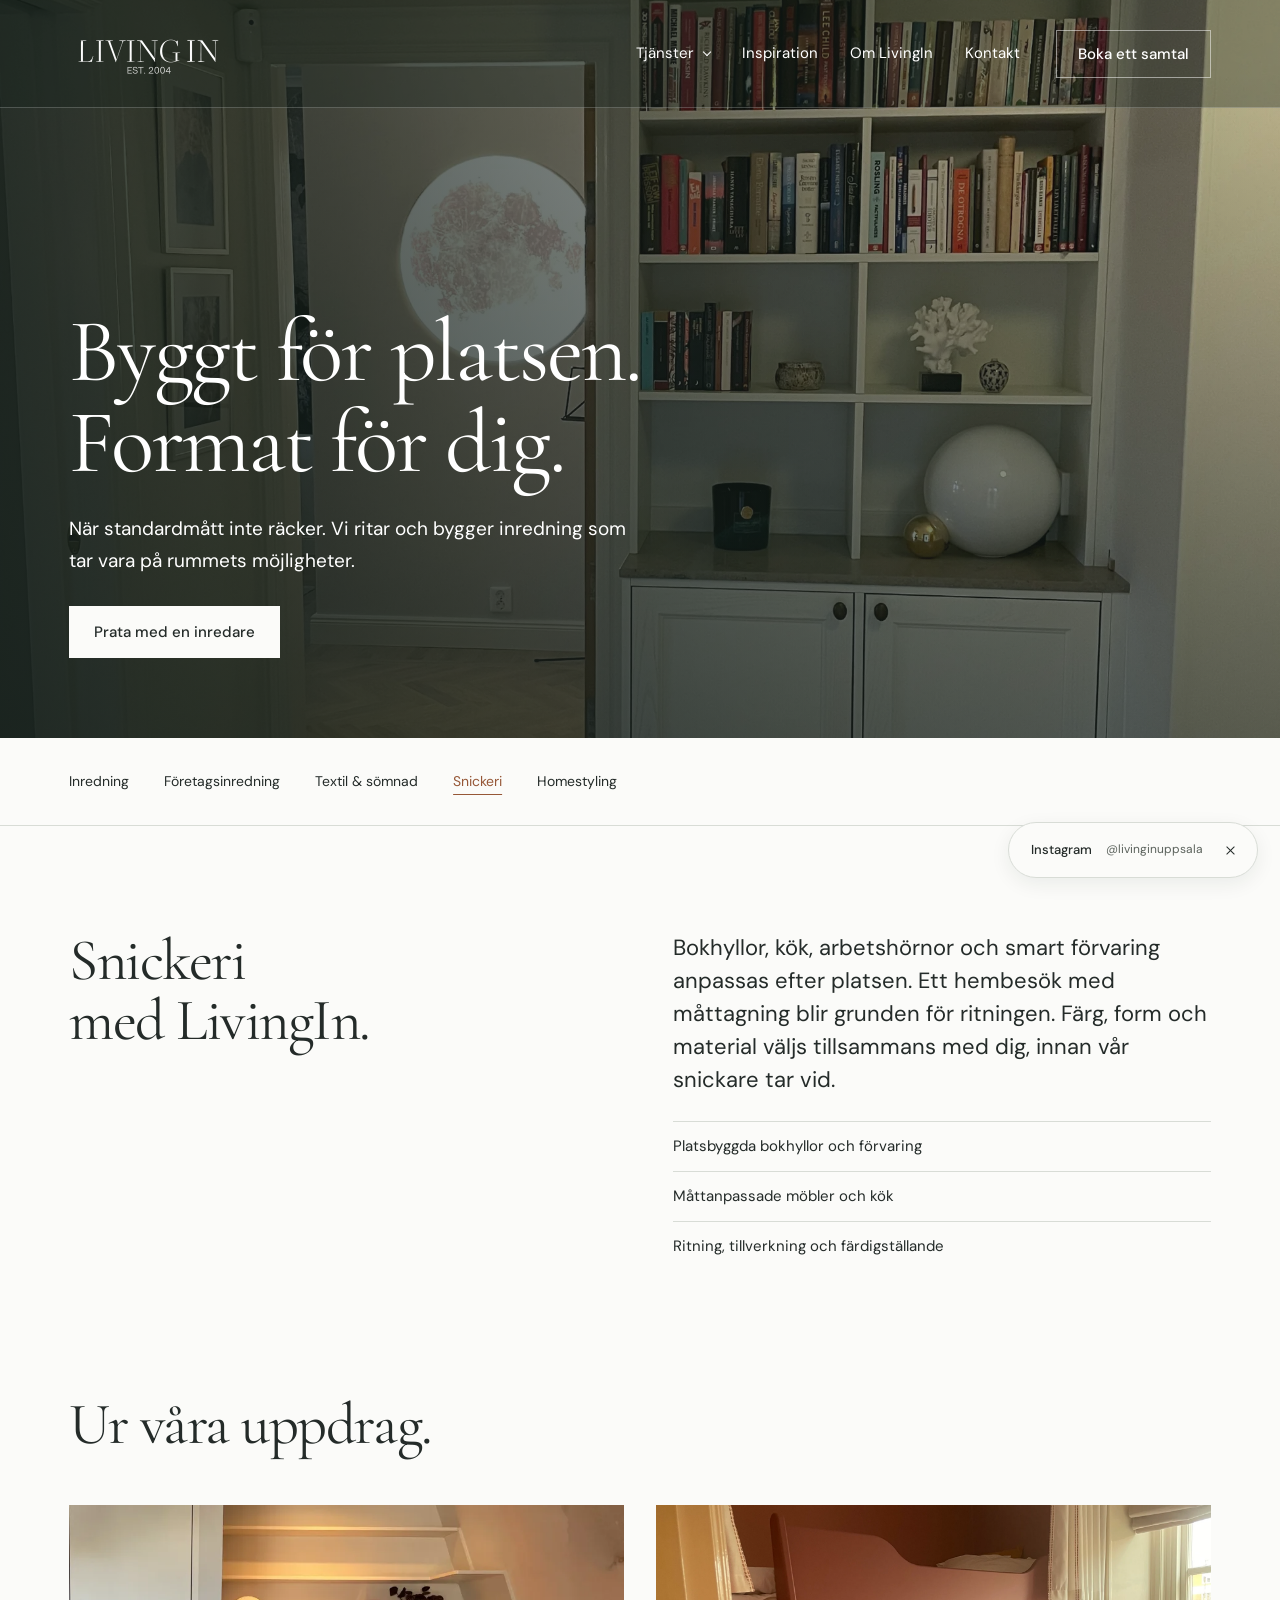
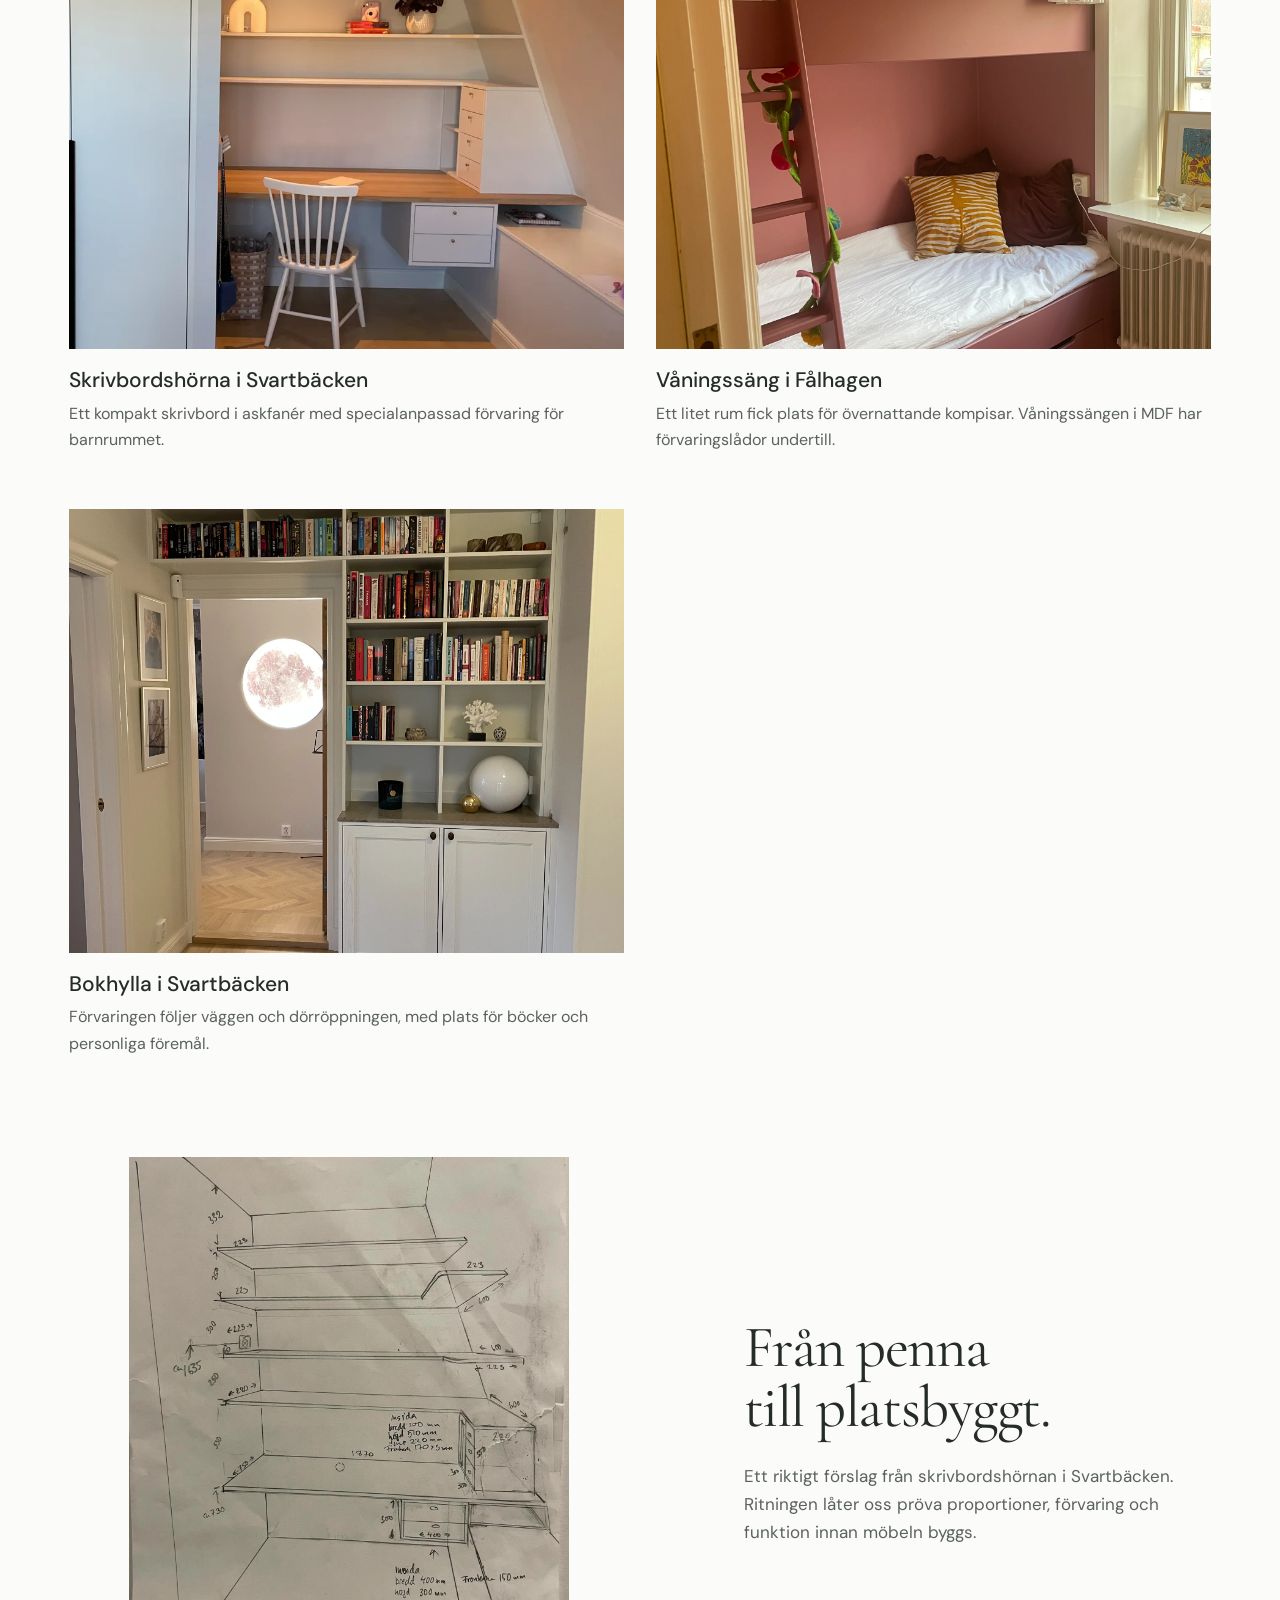
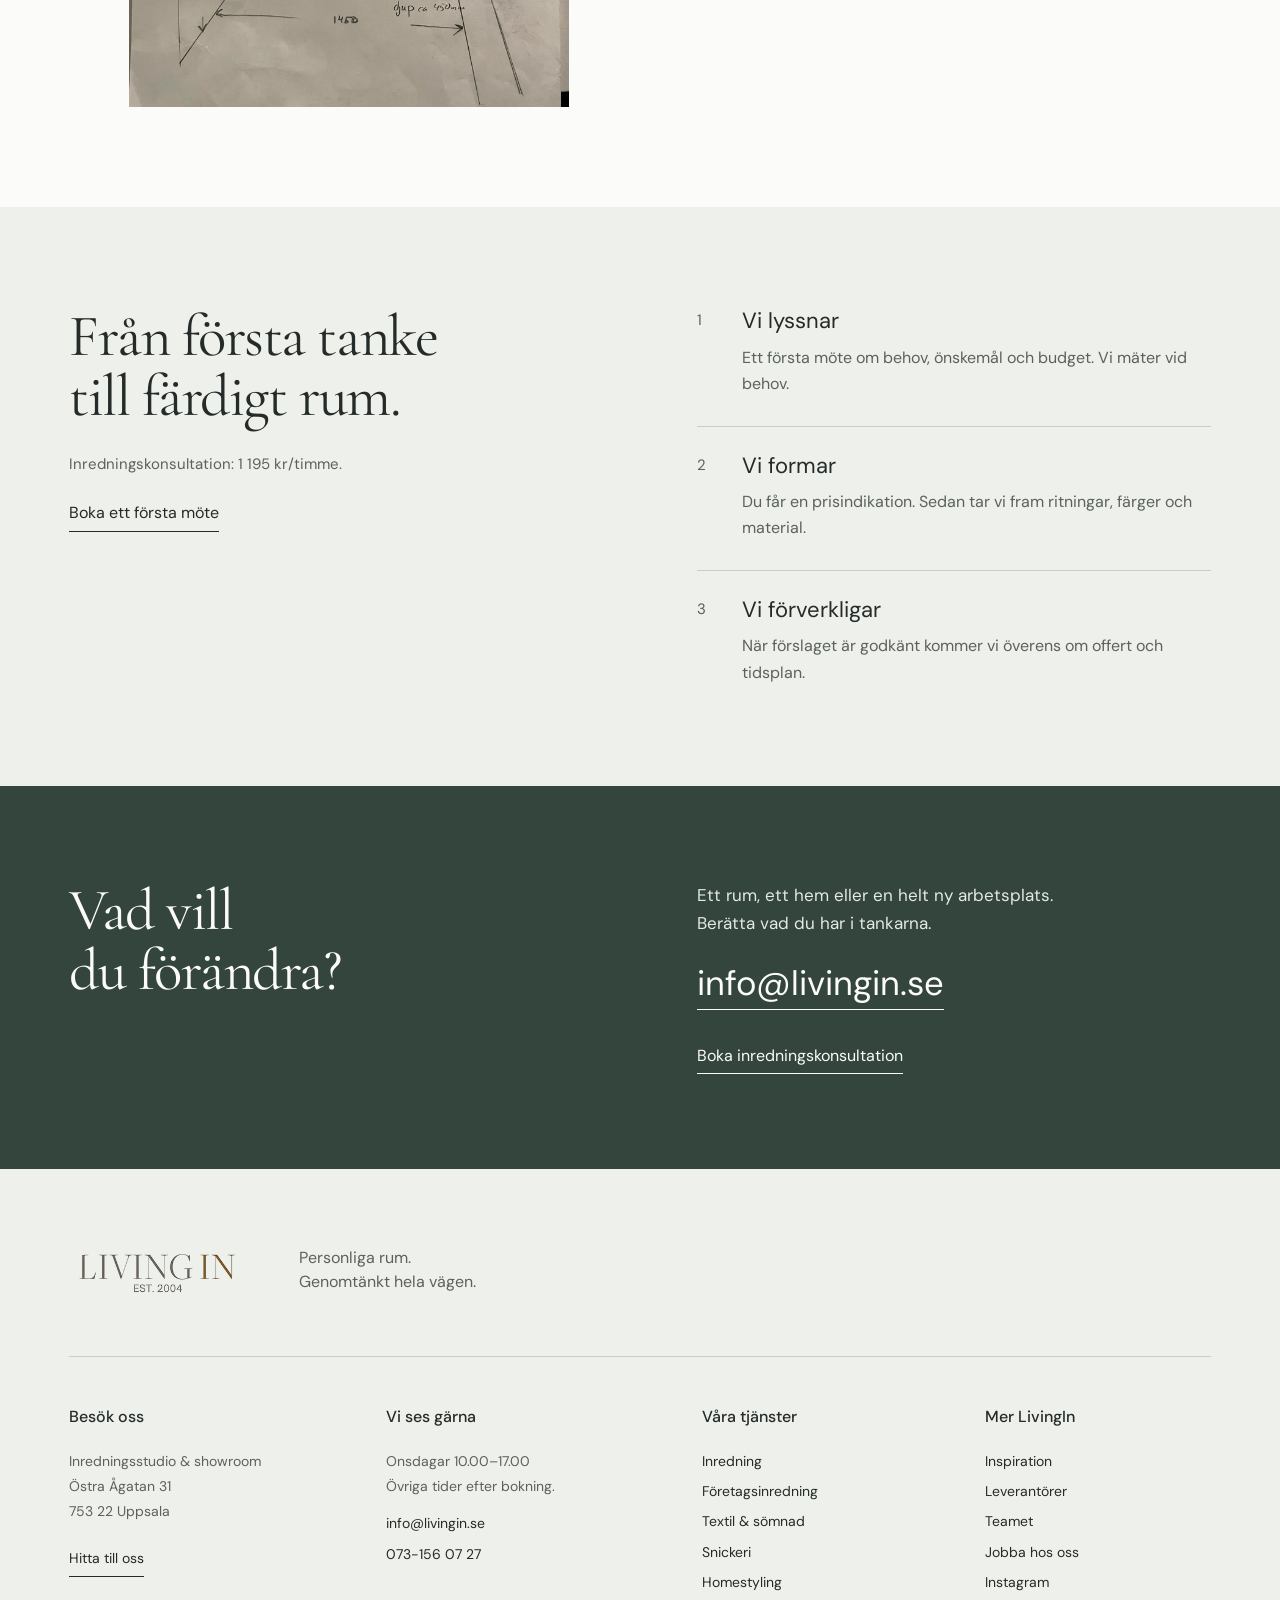
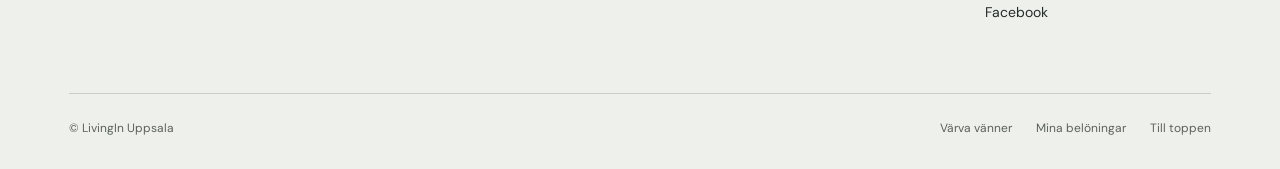
<file: snickeri.html>
<!doctype html><html lang="sv"><head><meta charset="utf-8"><meta name="viewport" content="width=device-width,initial-scale=1,viewport-fit=cover"><meta name="theme-color" content="#34453d"><title>Snickeri | LivingIn Uppsala</title><meta name="description" content="När standardmått inte räcker. Vi ritar och bygger inredning som tar vara på rummets möjligheter."><link rel="canonical" href="https://livingin-uppsala-studio.carlzzon121.chatgpt.site/snickeri.html"><meta property="og:title" content="Snickeri | LivingIn"><meta property="og:description" content="När standardmått inte räcker. Vi ritar och bygger inredning som tar vara på rummets möjligheter."><meta property="og:type" content="website"><meta property="og:url" content="https://livingin-uppsala-studio.carlzzon121.chatgpt.site/snickeri.html"><link rel="icon" href="data:image/svg+xml,%3Csvg xmlns='http://www.w3.org/2000/svg' viewBox='0 0 64 64'%3E%3Crect width='64' height='64' fill='%2334453d'/%3E%3Ctext x='32' y='47' text-anchor='middle' font-family='Georgia,serif' font-size='47' fill='white'%3EL%3C/text%3E%3C/svg%3E"><link rel="stylesheet" href="./assets/display.css"><link rel="stylesheet" href="./assets/body.css"><link rel="stylesheet" href="./style.css"><script type="application/ld+json">{"@context": "https://schema.org", "@type": "LocalBusiness", "name": "LivingIn", "url": "https://livingin-uppsala-studio.carlzzon121.chatgpt.site", "telephone": "+46731560727", "email": "info@livingin.se", "address": {"@type": "PostalAddress", "streetAddress": "Östra Ågatan 31", "postalCode": "75322", "addressLocality": "Uppsala", "addressCountry": "SE"}, "sameAs": ["https://www.instagram.com/livinginuppsala/", "https://www.facebook.com/profile.php?id=100063746071332"]}</script></head><body class="has-hero" id="top"><a class="skip" href="#innehall">Hoppa till innehållet</a><header class="site-header"><a class="brand" href="./index.html" aria-label="LivingIn, startsidan"><img class="" src="./assets/logo-livingin.png" width="324" height="102" alt="LivingIn, est. 2004" loading=lazy decoding="async"></a><nav aria-label="Huvudmeny"><details class="nav-services"><summary>Tjänster</summary><div class="service-dropdown"><a href="./inredning.html">Inredning</a><a href="./foretagsinredning.html">Företagsinredning</a><a href="./textil-somnad.html">Textil & sömnad</a><a href="./snickeri.html">Snickeri</a><a href="./homestyling.html">Homestyling</a></div></details><a href="./inspiration.html">Inspiration</a><a href="./om-oss.html">Om LivingIn</a><a href="./kontakt.html">Kontakt</a></nav><a class="button header-contact" href="./kontakt.html">Boka ett samtal</a><button class="menu-toggle" aria-label="Öppna meny" aria-expanded="false" aria-controls="mobile-menu"><span></span><span></span></button></header><div class="mobile-menu" id="mobile-menu" hidden><nav aria-label="Mobilmeny"><a href="./inredning.html">Inredning</a><a href="./foretagsinredning.html">Företagsinredning</a><a href="./textil-somnad.html">Textil & sömnad</a><a href="./snickeri.html">Snickeri</a><a href="./homestyling.html">Homestyling</a><a href="./inspiration.html">Inspiration</a><a href="./om-oss.html">Om LivingIn</a><a href="./leverantorer.html">Leverantörer</a><a href="./kontakt.html">Kontakt</a></nav><div class="menu-foot"><a href="mailto:info@livingin.se">info@livingin.se</a><a href="tel:+46731560727">073-156 07 27</a></div></div><main id="innehall"><section class="page-hero"><div class="page-hero-image"><img class="" src="./assets/svartbacken-doorway-bookcase.webp" srcset="./assets/svartbacken-doorway-bookcase-small.webp 892w, ./assets/svartbacken-doorway-bookcase.webp 1947w" sizes="100vw" width="1947" height="2400" alt="Snickeri av LivingIn" fetchpriority=high decoding="async"></div><div class="page-hero-shade"></div><div class="wrap"><h1>Byggt för platsen.<br>Format för dig.</h1><p>När standardmått inte räcker. Vi ritar och bygger inredning som tar vara på rummets möjligheter.</p><a class="button light" href="./kontakt.html">Prata med en inredare</a></div></section><nav class="service-subnav wrap" aria-label="Våra tjänster"><a href="./inredning.html" >Inredning</a><a href="./foretagsinredning.html" >Företagsinredning</a><a href="./textil-somnad.html" >Textil & sömnad</a><a href="./snickeri.html" aria-current=page>Snickeri</a><a href="./homestyling.html" >Homestyling</a></nav><section class="service-description wrap"><h2>Snickeri<br>med LivingIn.</h2><div><p class="lead">Bokhyllor, kök, arbetshörnor och smart förvaring anpassas efter platsen. Ett hembesök med måttagning blir grunden för ritningen. Färg, form och material väljs tillsammans med dig, innan vår snickare tar vid.</p><ul class="offering-list"><li>Platsbyggda bokhyllor och förvaring</li><li>Måttanpassade möbler och kök</li><li>Ritning, tillverkning och färdigställande</li></ul></div></section><section class="project-cases wrap"><h2>Ur våra uppdrag.</h2><div class="case-grid"><figure class="photo "><button class="photo-open" data-full="./assets/svartbacken-built-in-desk.webp" data-caption="Skrivbordshörna i Svartbäcken" aria-label="Förstora bild: Skrivbordshörna i Svartbäcken"><img class="" src="./assets/svartbacken-built-in-desk.webp" srcset="./assets/svartbacken-built-in-desk-small.webp 900w, ./assets/svartbacken-built-in-desk.webp 1933w" sizes="(max-width: 767px) 100vw, 70vw" width="1933" height="2250" alt="Skrivbordshörna i Svartbäcken" loading=lazy decoding="async"><span class="photo-hint">Se närmare</span></button><figcaption><h3>Skrivbordshörna i Svartbäcken</h3><p>Ett kompakt skrivbord i askfanér med specialanpassad förvaring för barnrummet.</p></figcaption></figure><figure class="photo "><button class="photo-open" data-full="./assets/falhagen-bunk-bed.webp" data-caption="Våningssäng i Fålhagen" aria-label="Förstora bild: Våningssäng i Fålhagen"><img class="" src="./assets/falhagen-bunk-bed.webp" srcset="./assets/falhagen-bunk-bed-small.webp 825w, ./assets/falhagen-bunk-bed.webp 1800w" sizes="(max-width: 767px) 100vw, 70vw" width="1800" height="2400" alt="Våningssäng i Fålhagen" loading=lazy decoding="async"><span class="photo-hint">Se närmare</span></button><figcaption><h3>Våningssäng i Fålhagen</h3><p>Ett litet rum fick plats för övernattande kompisar. Våningssängen i MDF har förvaringslådor undertill.</p></figcaption></figure><figure class="photo "><button class="photo-open" data-full="./assets/svartbacken-doorway-bookcase.webp" data-caption="Bokhylla i Svartbäcken" aria-label="Förstora bild: Bokhylla i Svartbäcken"><img class="" src="./assets/svartbacken-doorway-bookcase.webp" srcset="./assets/svartbacken-doorway-bookcase-small.webp 892w, ./assets/svartbacken-doorway-bookcase.webp 1947w" sizes="(max-width: 767px) 100vw, 70vw" width="1947" height="2400" alt="Bokhylla i Svartbäcken" loading=lazy decoding="async"><span class="photo-hint">Se närmare</span></button><figcaption><h3>Bokhylla i Svartbäcken</h3><p>Förvaringen följer väggen och dörröppningen, med plats för böcker och personliga föremål.</p></figcaption></figure></div></section><section class="drawing-story wrap"><div><img class="" src="./assets/svartbacken-desk-sketch.webp" srcset="./assets/svartbacken-desk-sketch-small.webp 880w, ./assets/svartbacken-desk-sketch.webp 1440w" sizes="(max-width: 767px) 100vw, 70vw" width="1440" height="1800" alt="LivingIns handritade förslag till skrivbordshörnan i Svartbäcken" loading=lazy decoding="async"></div><div><h2>Från penna<br>till platsbyggt.</h2><p>Ett riktigt förslag från skrivbordshörnan i Svartbäcken. Ritningen låter oss pröva proportioner, förvaring och funktion innan möbeln byggs.</p></div></section><section class="process wrap"><div><h2>Från första tanke<br>till färdigt rum.</h2><p>Inredningskonsultation: 1 195 kr/timme.</p><a class="text-link" href="./kontakt.html">Boka ett första möte</a></div><ol><li><h3>Vi lyssnar</h3><p>Ett första möte om behov, önskemål och budget. Vi mäter vid behov.</p></li><li><h3>Vi formar</h3><p>Du får en prisindikation. Sedan tar vi fram ritningar, färger och material.</p></li><li><h3>Vi förverkligar</h3><p>När förslaget är godkänt kommer vi överens om offert och tidsplan.</p></li></ol></section><section class="contact-band wrap"><h2>Vad vill du förändra?</h2><div><p>Ett rum, ett hem eller en helt ny arbetsplats.<br>Berätta vad du har i tankarna.</p><a class="contact-email" href="mailto:info@livingin.se">info@livingin.se</a><a class="text-link" href="./kontakt.html">Boka inredningskonsultation</a></div></section></main><footer class="site-footer"><div class="footer-top"><a class="footer-brand" href="./index.html"><img class="" src="./assets/logo-livingin.png" width="324" height="102" alt="LivingIn, est. 2004" loading=lazy decoding="async"></a><p>Personliga rum.<br>Genomtänkt hela vägen.</p></div><div class="footer-columns"><div><h2>Besök oss</h2><p>Inredningsstudio & showroom<br>Östra Ågatan 31<br>753 22 Uppsala</p><a class="text-link" href="https://www.google.com/maps/place/LIVING+IN/@59.8579767,17.638223,17z/data=!3m1!4b1!4m6!3m5!1s0x465fcbdcd6e988ed:0xc5d219001ef7e77f!8m2!3d59.8579767!4d17.638223!16s%2Fg%2F11h2fv3kpc" target="_blank" rel="noopener noreferrer">Hitta till oss<span class="sr-only"> (öppnas i ny flik)</span></a></div><div><h2>Vi ses gärna</h2><p>Onsdagar 10.00–17.00<br>Övriga tider efter bokning.</p><a href="mailto:info@livingin.se">info@livingin.se</a><a href="tel:+46731560727">073-156 07 27</a></div><div><h2>Våra tjänster</h2><a href="./inredning.html">Inredning</a><a href="./foretagsinredning.html">Företagsinredning</a><a href="./textil-somnad.html">Textil & sömnad</a><a href="./snickeri.html">Snickeri</a><a href="./homestyling.html">Homestyling</a></div><div><h2>Mer LivingIn</h2><a href="./inspiration.html">Inspiration</a><a href="./leverantorer.html">Leverantörer</a><a href="./om-oss.html">Teamet</a><a href="./ledig-tjanst.html">Jobba hos oss</a><a class="" href="https://www.instagram.com/livinginuppsala/" target="_blank" rel="noopener noreferrer">Instagram<span class="sr-only"> (öppnas i ny flik)</span></a><a class="" href="https://www.facebook.com/profile.php?id=100063746071332" target="_blank" rel="noopener noreferrer">Facebook<span class="sr-only"> (öppnas i ny flik)</span></a></div></div><div class="footer-bottom"><span>© LivingIn Uppsala</span><div><a class="" href="https://www.livingin.se/refer-friends" target="_blank" rel="noopener noreferrer">Värva vänner<span class="sr-only"> (öppnas i ny flik)</span></a><a class="" href="https://www.livingin.se/my-rewards" target="_blank" rel="noopener noreferrer">Mina belöningar<span class="sr-only"> (öppnas i ny flik)</span></a><a href="#top">Till toppen</a></div></div></footer><aside class="instagram-float" aria-label="Följ LivingIn"><a href="https://www.instagram.com/livinginuppsala/" target="_blank" rel="noopener noreferrer"><span class="instagram-label">Instagram</span><span class="instagram-handle">@livinginuppsala</span><span class="sr-only"> (öppnas i ny flik)</span></a><button aria-label="Dölj Instagram-länken" title="Dölj Instagram-länken"><span></span><span></span></button></aside><dialog id="photo-dialog" aria-labelledby="photo-caption"><div class="dialog-head"><p id="photo-caption"></p><button id="photo-close" autofocus>Stäng</button></div><img id="photo-image" alt=""><div class="dialog-controls"><button id="photo-prev">Föregående</button><span id="photo-count" aria-live="polite"></span><button id="photo-next">Nästa</button></div></dialog><script defer src="./script.js"></script></body></html>
</file>
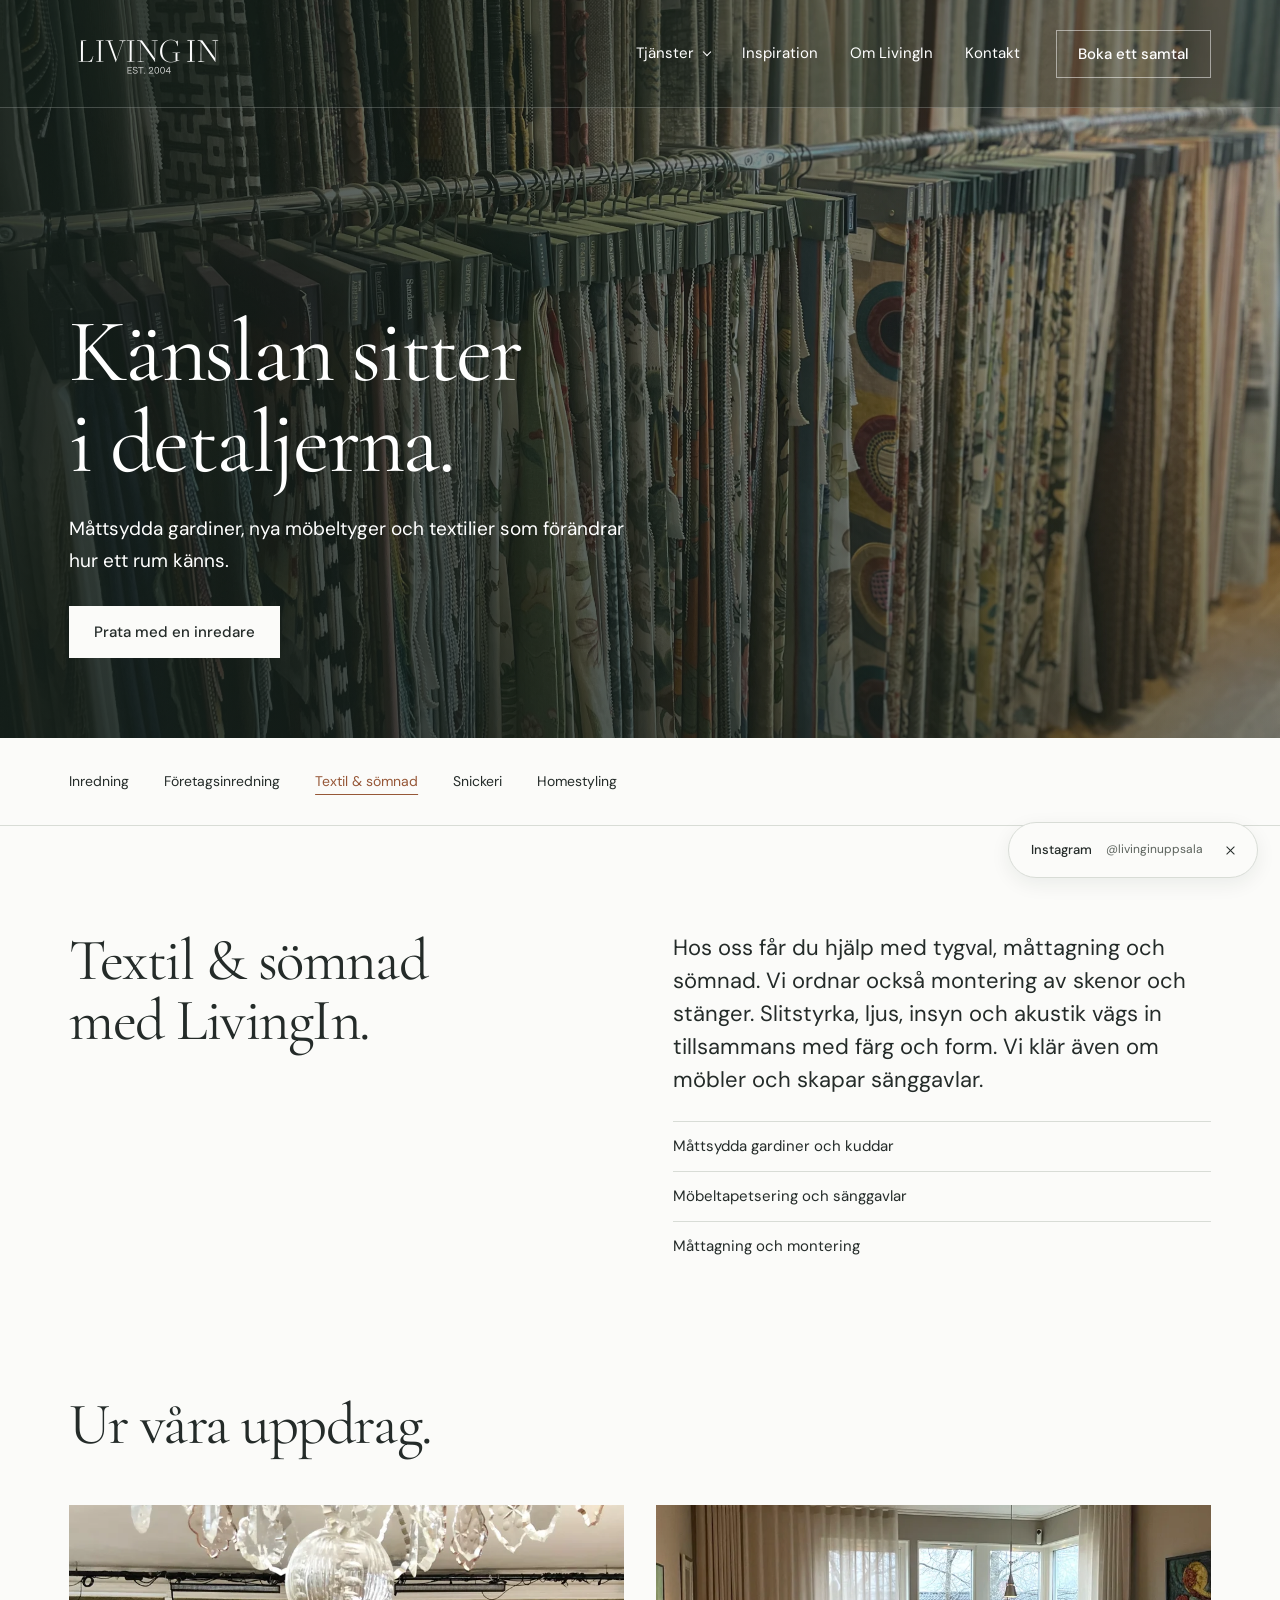
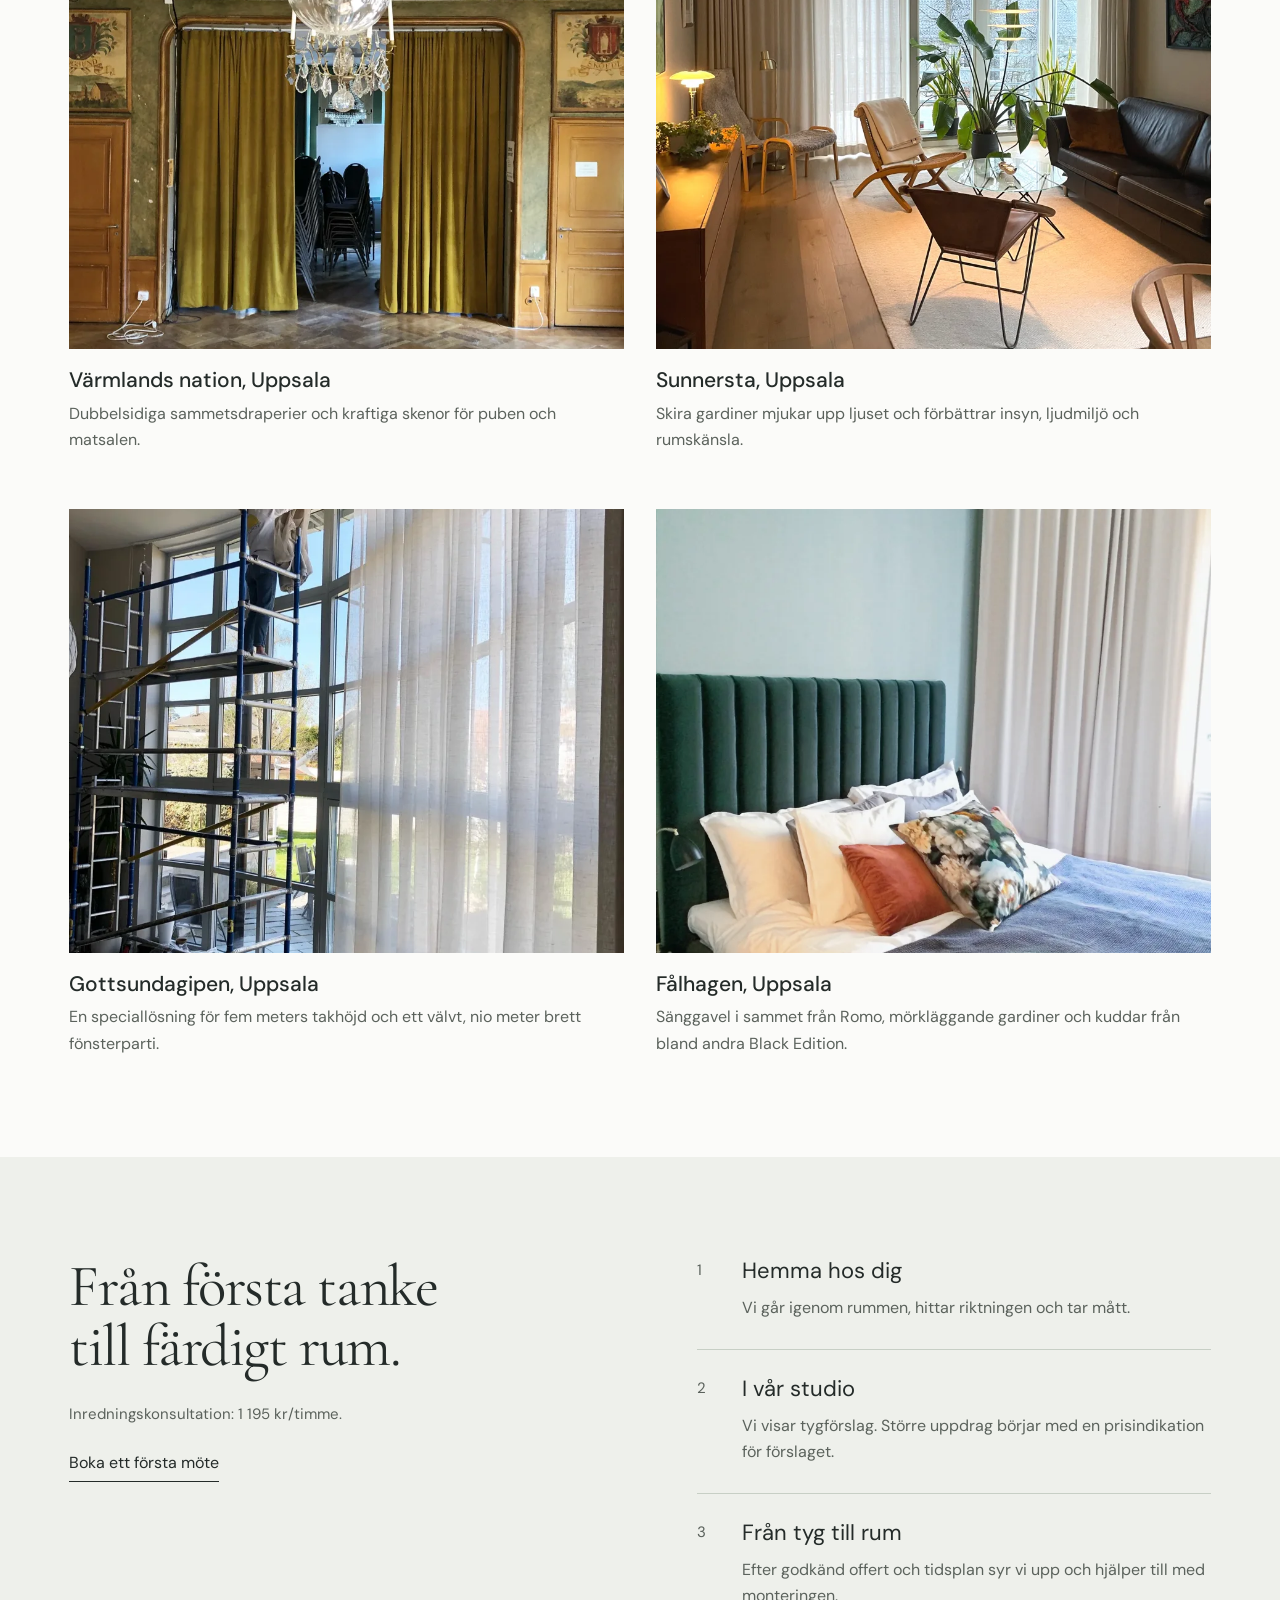
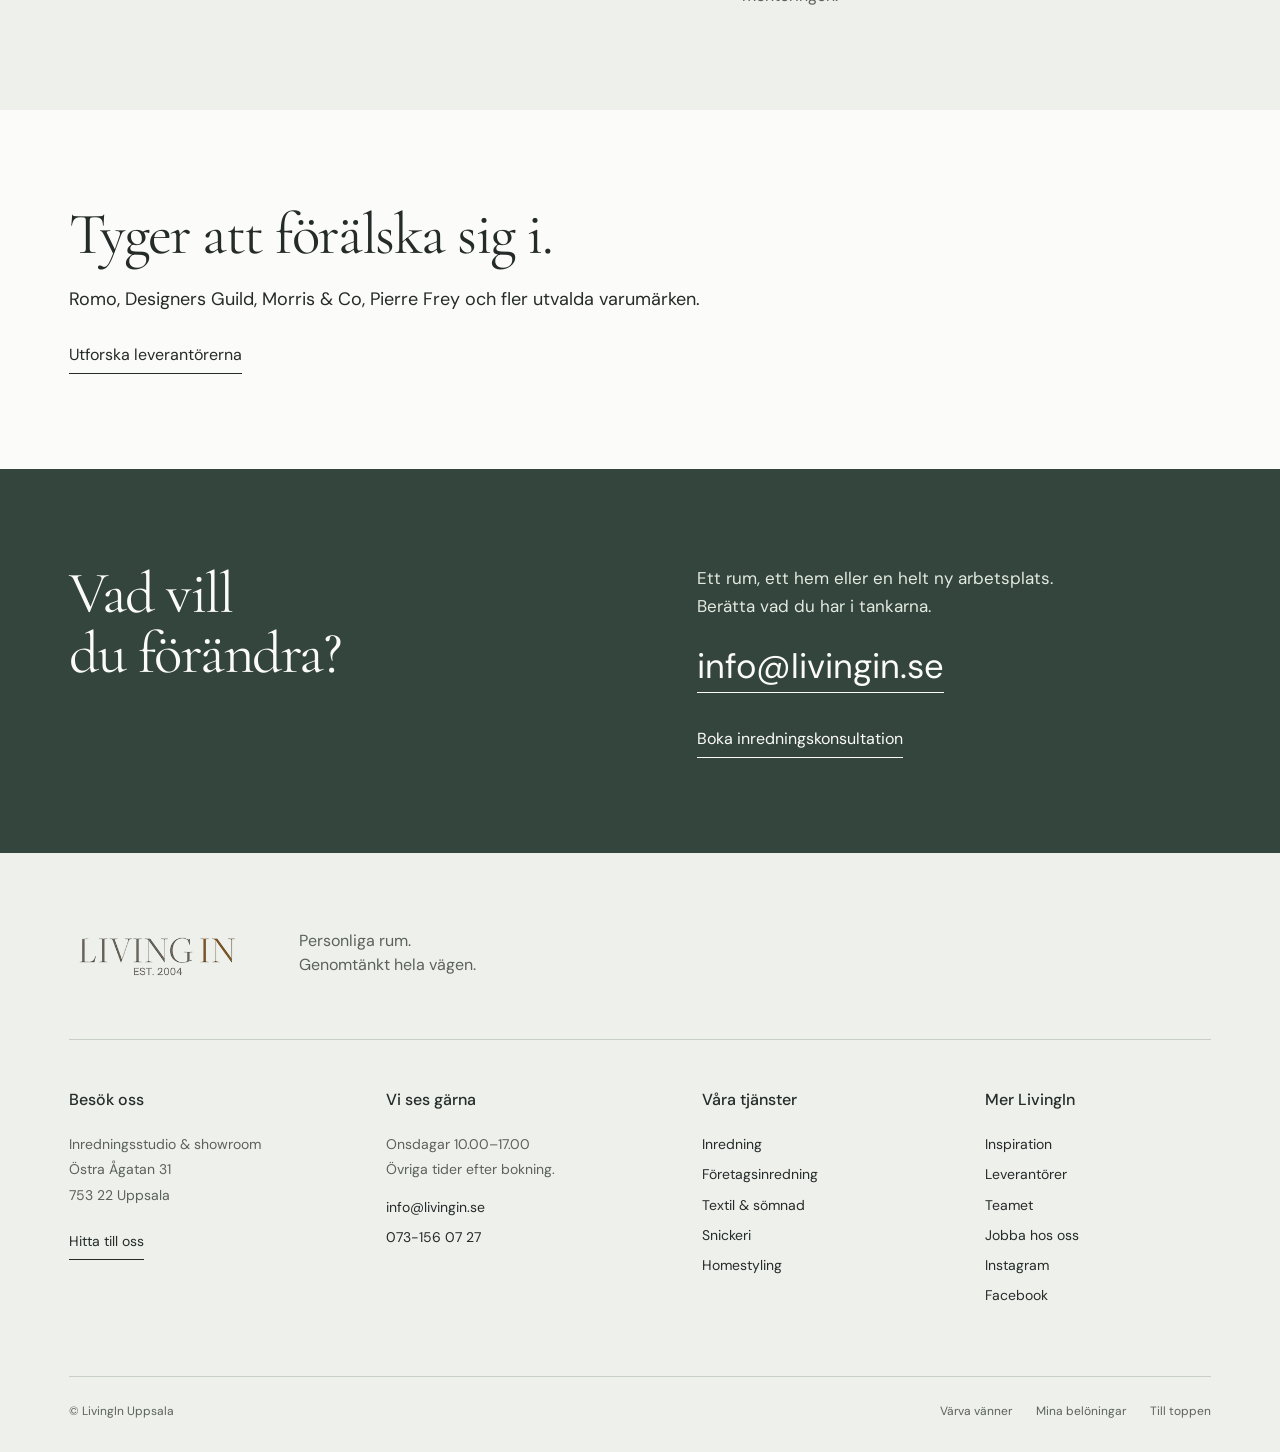
<file: textil-somnad.html>
<!doctype html><html lang="sv"><head><meta charset="utf-8"><meta name="viewport" content="width=device-width,initial-scale=1,viewport-fit=cover"><meta name="theme-color" content="#34453d"><title>Textil &amp; sömnad | LivingIn Uppsala</title><meta name="description" content="Måttsydda gardiner, nya möbeltyger och textilier som förändrar hur ett rum känns."><link rel="canonical" href="https://livingin-uppsala-studio.carlzzon121.chatgpt.site/textil-somnad.html"><meta property="og:title" content="Textil &amp; sömnad | LivingIn"><meta property="og:description" content="Måttsydda gardiner, nya möbeltyger och textilier som förändrar hur ett rum känns."><meta property="og:type" content="website"><meta property="og:url" content="https://livingin-uppsala-studio.carlzzon121.chatgpt.site/textil-somnad.html"><link rel="icon" href="data:image/svg+xml,%3Csvg xmlns='http://www.w3.org/2000/svg' viewBox='0 0 64 64'%3E%3Crect width='64' height='64' fill='%2334453d'/%3E%3Ctext x='32' y='47' text-anchor='middle' font-family='Georgia,serif' font-size='47' fill='white'%3EL%3C/text%3E%3C/svg%3E"><link rel="stylesheet" href="./assets/display.css"><link rel="stylesheet" href="./assets/body.css"><link rel="stylesheet" href="./style.css"><script type="application/ld+json">{"@context": "https://schema.org", "@type": "LocalBusiness", "name": "LivingIn", "url": "https://livingin-uppsala-studio.carlzzon121.chatgpt.site", "telephone": "+46731560727", "email": "info@livingin.se", "address": {"@type": "PostalAddress", "streetAddress": "Östra Ågatan 31", "postalCode": "75322", "addressLocality": "Uppsala", "addressCountry": "SE"}, "sameAs": ["https://www.instagram.com/livinginuppsala/", "https://www.facebook.com/profile.php?id=100063746071332"]}</script></head><body class="has-hero" id="top"><a class="skip" href="#innehall">Hoppa till innehållet</a><header class="site-header"><a class="brand" href="./index.html" aria-label="LivingIn, startsidan"><img class="" src="./assets/logo-livingin.png" width="324" height="102" alt="LivingIn, est. 2004" loading=lazy decoding="async"></a><nav aria-label="Huvudmeny"><details class="nav-services"><summary>Tjänster</summary><div class="service-dropdown"><a href="./inredning.html">Inredning</a><a href="./foretagsinredning.html">Företagsinredning</a><a href="./textil-somnad.html">Textil & sömnad</a><a href="./snickeri.html">Snickeri</a><a href="./homestyling.html">Homestyling</a></div></details><a href="./inspiration.html">Inspiration</a><a href="./om-oss.html">Om LivingIn</a><a href="./kontakt.html">Kontakt</a></nav><a class="button header-contact" href="./kontakt.html">Boka ett samtal</a><button class="menu-toggle" aria-label="Öppna meny" aria-expanded="false" aria-controls="mobile-menu"><span></span><span></span></button></header><div class="mobile-menu" id="mobile-menu" hidden><nav aria-label="Mobilmeny"><a href="./inredning.html">Inredning</a><a href="./foretagsinredning.html">Företagsinredning</a><a href="./textil-somnad.html">Textil & sömnad</a><a href="./snickeri.html">Snickeri</a><a href="./homestyling.html">Homestyling</a><a href="./inspiration.html">Inspiration</a><a href="./om-oss.html">Om LivingIn</a><a href="./leverantorer.html">Leverantörer</a><a href="./kontakt.html">Kontakt</a></nav><div class="menu-foot"><a href="mailto:info@livingin.se">info@livingin.se</a><a href="tel:+46731560727">073-156 07 27</a></div></div><main id="innehall"><section class="page-hero"><div class="page-hero-image"><img class="" src="./assets/showroom-textile-library.webp" srcset="./assets/showroom-textile-library-small.webp 900w, ./assets/showroom-textile-library.webp 2400w" sizes="100vw" width="2400" height="1422" alt="Textil &amp; sömnad av LivingIn" fetchpriority=high decoding="async"></div><div class="page-hero-shade"></div><div class="wrap"><h1>Känslan sitter<br>i detaljerna.</h1><p>Måttsydda gardiner, nya möbeltyger och textilier som förändrar hur ett rum känns.</p><a class="button light" href="./kontakt.html">Prata med en inredare</a></div></section><nav class="service-subnav wrap" aria-label="Våra tjänster"><a href="./inredning.html" >Inredning</a><a href="./foretagsinredning.html" >Företagsinredning</a><a href="./textil-somnad.html" aria-current=page>Textil & sömnad</a><a href="./snickeri.html" >Snickeri</a><a href="./homestyling.html" >Homestyling</a></nav><section class="service-description wrap"><h2>Textil & sömnad<br>med LivingIn.</h2><div><p class="lead">Hos oss får du hjälp med tygval, måttagning och sömnad. Vi ordnar också montering av skenor och stänger. Slitstyrka, ljus, insyn och akustik vägs in tillsammans med färg och form. Vi klär även om möbler och skapar sänggavlar.</p><ul class="offering-list"><li>Måttsydda gardiner och kuddar</li><li>Möbeltapetsering och sänggavlar</li><li>Måttagning och montering</li></ul></div></section><section class="project-cases wrap"><h2>Ur våra uppdrag.</h2><div class="case-grid"><figure class="photo "><button class="photo-open" data-full="./assets/varmlands-nation-curtains.webp" data-caption="Värmlands nation, Uppsala" aria-label="Förstora bild: Värmlands nation, Uppsala"><img class="" src="./assets/varmlands-nation-curtains.webp" srcset="./assets/varmlands-nation-curtains-small.webp 900w, ./assets/varmlands-nation-curtains.webp 2400w" sizes="(max-width: 767px) 100vw, 70vw" width="2400" height="2364" alt="Värmlands nation, Uppsala" loading=lazy decoding="async"><span class="photo-hint">Se närmare</span></button><figcaption><h3>Värmlands nation, Uppsala</h3><p>Dubbelsidiga sammetsdraperier och kraftiga skenor för puben och matsalen.</p></figcaption></figure><figure class="photo "><button class="photo-open" data-full="./assets/sunnersta-curtains-living.webp" data-caption="Sunnersta, Uppsala" aria-label="Förstora bild: Sunnersta, Uppsala"><img class="" src="./assets/sunnersta-curtains-living.webp" srcset="./assets/sunnersta-curtains-living-small.webp 900w, ./assets/sunnersta-curtains-living.webp 2250w" sizes="(max-width: 767px) 100vw, 70vw" width="2250" height="2339" alt="Sunnersta, Uppsala" loading=lazy decoding="async"><span class="photo-hint">Se närmare</span></button><figcaption><h3>Sunnersta, Uppsala</h3><p>Skira gardiner mjukar upp ljuset och förbättrar insyn, ljudmiljö och rumskänsla.</p></figcaption></figure><figure class="photo "><button class="photo-open" data-full="./assets/gottsundagipen-curtain-installation.webp" data-caption="Gottsundagipen, Uppsala" aria-label="Förstora bild: Gottsundagipen, Uppsala"><img class="" src="./assets/gottsundagipen-curtain-installation.webp" srcset="./assets/gottsundagipen-curtain-installation-small.webp 900w, ./assets/gottsundagipen-curtain-installation.webp 1440w" sizes="(max-width: 767px) 100vw, 70vw" width="1440" height="1650" alt="Gottsundagipen, Uppsala" loading=lazy decoding="async"><span class="photo-hint">Se närmare</span></button><figcaption><h3>Gottsundagipen, Uppsala</h3><p>En speciallösning för fem meters takhöjd och ett välvt, nio meter brett fönsterparti.</p></figcaption></figure><figure class="photo "><button class="photo-open" data-full="./assets/falhagen-upholstered-bedroom.webp" data-caption="Fålhagen, Uppsala" aria-label="Förstora bild: Fålhagen, Uppsala"><img class="" src="./assets/falhagen-upholstered-bedroom.webp" srcset="./assets/falhagen-upholstered-bedroom-small.webp 900w, ./assets/falhagen-upholstered-bedroom.webp 2103w" sizes="(max-width: 767px) 100vw, 70vw" width="2103" height="2400" alt="Fålhagen, Uppsala" loading=lazy decoding="async"><span class="photo-hint">Se närmare</span></button><figcaption><h3>Fålhagen, Uppsala</h3><p>Sänggavel i sammet från Romo, mörkläggande gardiner och kuddar från bland andra Black Edition.</p></figcaption></figure></div></section><section class="process wrap"><div><h2>Från första tanke<br>till färdigt rum.</h2><p>Inredningskonsultation: 1 195 kr/timme.</p><a class="text-link" href="./kontakt.html">Boka ett första möte</a></div><ol><li><h3>Hemma hos dig</h3><p>Vi går igenom rummen, hittar riktningen och tar mått.</p></li><li><h3>I vår studio</h3><p>Vi visar tygförslag. Större uppdrag börjar med en prisindikation för förslaget.</p></li><li><h3>Från tyg till rum</h3><p>Efter godkänd offert och tidsplan syr vi upp och hjälper till med monteringen.</p></li></ol></section><div class="suppliers-nudge wrap"><h2>Tyger att förälska sig i.</h2><p>Romo, Designers Guild, Morris & Co, Pierre Frey och fler utvalda varumärken.</p><a class="text-link" href="./leverantorer.html">Utforska leverantörerna</a></div><section class="contact-band wrap"><h2>Vad vill du förändra?</h2><div><p>Ett rum, ett hem eller en helt ny arbetsplats.<br>Berätta vad du har i tankarna.</p><a class="contact-email" href="mailto:info@livingin.se">info@livingin.se</a><a class="text-link" href="./kontakt.html">Boka inredningskonsultation</a></div></section></main><footer class="site-footer"><div class="footer-top"><a class="footer-brand" href="./index.html"><img class="" src="./assets/logo-livingin.png" width="324" height="102" alt="LivingIn, est. 2004" loading=lazy decoding="async"></a><p>Personliga rum.<br>Genomtänkt hela vägen.</p></div><div class="footer-columns"><div><h2>Besök oss</h2><p>Inredningsstudio & showroom<br>Östra Ågatan 31<br>753 22 Uppsala</p><a class="text-link" href="https://www.google.com/maps/place/LIVING+IN/@59.8579767,17.638223,17z/data=!3m1!4b1!4m6!3m5!1s0x465fcbdcd6e988ed:0xc5d219001ef7e77f!8m2!3d59.8579767!4d17.638223!16s%2Fg%2F11h2fv3kpc" target="_blank" rel="noopener noreferrer">Hitta till oss<span class="sr-only"> (öppnas i ny flik)</span></a></div><div><h2>Vi ses gärna</h2><p>Onsdagar 10.00–17.00<br>Övriga tider efter bokning.</p><a href="mailto:info@livingin.se">info@livingin.se</a><a href="tel:+46731560727">073-156 07 27</a></div><div><h2>Våra tjänster</h2><a href="./inredning.html">Inredning</a><a href="./foretagsinredning.html">Företagsinredning</a><a href="./textil-somnad.html">Textil & sömnad</a><a href="./snickeri.html">Snickeri</a><a href="./homestyling.html">Homestyling</a></div><div><h2>Mer LivingIn</h2><a href="./inspiration.html">Inspiration</a><a href="./leverantorer.html">Leverantörer</a><a href="./om-oss.html">Teamet</a><a href="./ledig-tjanst.html">Jobba hos oss</a><a class="" href="https://www.instagram.com/livinginuppsala/" target="_blank" rel="noopener noreferrer">Instagram<span class="sr-only"> (öppnas i ny flik)</span></a><a class="" href="https://www.facebook.com/profile.php?id=100063746071332" target="_blank" rel="noopener noreferrer">Facebook<span class="sr-only"> (öppnas i ny flik)</span></a></div></div><div class="footer-bottom"><span>© LivingIn Uppsala</span><div><a class="" href="https://www.livingin.se/refer-friends" target="_blank" rel="noopener noreferrer">Värva vänner<span class="sr-only"> (öppnas i ny flik)</span></a><a class="" href="https://www.livingin.se/my-rewards" target="_blank" rel="noopener noreferrer">Mina belöningar<span class="sr-only"> (öppnas i ny flik)</span></a><a href="#top">Till toppen</a></div></div></footer><aside class="instagram-float" aria-label="Följ LivingIn"><a href="https://www.instagram.com/livinginuppsala/" target="_blank" rel="noopener noreferrer"><span class="instagram-label">Instagram</span><span class="instagram-handle">@livinginuppsala</span><span class="sr-only"> (öppnas i ny flik)</span></a><button aria-label="Dölj Instagram-länken" title="Dölj Instagram-länken"><span></span><span></span></button></aside><dialog id="photo-dialog" aria-labelledby="photo-caption"><div class="dialog-head"><p id="photo-caption"></p><button id="photo-close" autofocus>Stäng</button></div><img id="photo-image" alt=""><div class="dialog-controls"><button id="photo-prev">Föregående</button><span id="photo-count" aria-live="polite"></span><button id="photo-next">Nästa</button></div></dialog><script defer src="./script.js"></script></body></html>
</file>
<file: assets/display.css>
@font-face {
  font-family: 'Cormorant Garamond';
  font-style: normal;
  font-weight: 400;
  font-display: swap;
  src: url(./display-0.ttf) format('truetype');
}
@font-face {
  font-family: 'Cormorant Garamond';
  font-style: normal;
  font-weight: 500;
  font-display: swap;
  src: url(./display-1.ttf) format('truetype');
}
</file>
<file: assets/body.css>
@font-face {
  font-family: 'DM Sans';
  font-style: normal;
  font-weight: 400;
  font-display: swap;
  src: url(./body-0.ttf) format('truetype');
}
@font-face {
  font-family: 'DM Sans';
  font-style: normal;
  font-weight: 500;
  font-display: swap;
  src: url(./body-1.ttf) format('truetype');
}
@font-face {
  font-family: 'DM Sans';
  font-style: normal;
  font-weight: 600;
  font-display: swap;
  src: url(./body-2.ttf) format('truetype');
}
</file>
<file: style.css>
:root{--paper:#fbfbf9;--ink:#242b29;--muted:#5b625c;--green:#34453d;--accent:#965737;--line:#d8dcd6;--soft:#eef0eb;--sage:#e8ede6;--clay:#754738;--clay-light:#f5e9e0;--photo-ratio:5/4;--display:'Cormorant Garamond',Georgia,serif;--body:'DM Sans',sans-serif;--gutter:clamp(22px,5.4vw,88px);--ease:cubic-bezier(.16,1,.3,1)}
*,*::before,*::after{box-sizing:border-box}html{scroll-behavior:smooth;scroll-padding-top:108px;scrollbar-color:#839085 var(--paper)}body{margin:0;background:var(--paper);color:var(--ink);font-family:var(--body);font-size:18px;line-height:1.65;-webkit-font-smoothing:antialiased}body.locked{overflow:hidden}::selection{background:#ccd7cd;color:#17261e}img{display:block;max-width:100%;height:auto}a{color:inherit;text-decoration:none}button,input,textarea,select{font:inherit}button,a,input,textarea,select{-webkit-tap-highlight-color:transparent}button{color:inherit;cursor:pointer}button:disabled{opacity:.35;cursor:default}button{border:0}a,button{touch-action:manipulation}button,input,textarea,select{border-radius:0}a:focus-visible,button:focus-visible,summary:focus-visible,input:focus-visible,select:focus-visible,textarea:focus-visible{outline:2px solid var(--accent);outline-offset:5px}.hero :focus-visible,.page-hero :focus-visible{outline-color:#fff}[hidden]{display:none!important}.sr-only{position:absolute!important;width:1px;height:1px;margin:-1px;padding:0;overflow:hidden;clip:rect(0,0,0,0);white-space:nowrap;border:0}.wrap{width:min(100%,1660px);padding-inline:var(--gutter);margin-inline:auto}h1,h2,h3,p{margin:0}h1,h2,h3{font-weight:400}h1,h2{font-family:var(--display);line-height:1.02;letter-spacing:-.025em;text-wrap:balance}h1{font-size:clamp(60px,7vw,96px)}h2{font-size:clamp(40px,4.6vw,66px)}h3{font-size:22px;line-height:1.25}p{max-width:65ch}p+p{margin-top:20px}.lead{font-size:24px;line-height:1.5}.text-link{display:inline-block;border-bottom:1px solid currentColor;font-size:16px;line-height:1.55;padding-block:9px 5px;text-underline-offset:5px;transition:color .2s}.text-link:hover{color:var(--accent)}.button{display:inline-flex;justify-content:center;align-items:center;min-height:52px;padding:14px 24px;border:1px solid var(--ink);font-size:15px;line-height:1.2;font-weight:500;background:transparent;transition:background .2s,color .2s,border-color .2s;white-space:normal;text-align:center}.button:hover{background:var(--ink);color:var(--paper)}.button.light{background:var(--paper);color:var(--ink);border-color:var(--paper)}.button.light:hover{background:#e2e8e0;border-color:#e2e8e0}.button.dark{background:var(--green);border-color:var(--green);color:white}.button.dark:hover{background:#25372d}.button.outline-light{border-color:#ffffff9c;color:white}.button.outline-light:hover{background:#fff;color:var(--ink)}.skip{position:fixed;top:12px;left:12px;z-index:150;padding:12px 20px;background:var(--paper);transform:translateY(-150%)}.skip:focus{transform:translateY(0)}
.site-header{background:#13201955;height:108px;position:absolute;z-index:60;top:0;left:0;right:0;display:flex;align-items:center;justify-content:space-between;padding-inline:var(--gutter);border-bottom:1px solid #ffffff35;gap:36px;color:#fff;transition:background .25s,color .25s}.brand{flex:none;width:162px}.brand img{width:162px;height:51px;object-fit:contain;filter:brightness(0) invert(1)}.site-header>nav{display:flex;align-items:center;gap:32px;font-size:15px;margin-left:auto}.site-header>nav>a{padding-block:12px}.site-header>nav>a:hover,.nav-services summary:hover{opacity:.72}.header-contact{border-color:#ffffff80;min-height:47px;padding-inline:21px}.header-contact:hover{background:white;color:var(--ink)}.site-header.scrolled,.inner-page .site-header{background:var(--paper);color:var(--ink);border-bottom:1px solid var(--line)}.site-header.scrolled{position:fixed;height:86px;animation:header-in .25s var(--ease)}.site-header.scrolled .brand img,.inner-page .brand img{filter:none}.site-header.scrolled .header-contact,.inner-page .header-contact{border-color:var(--ink)}.site-header.scrolled .header-contact:hover,.inner-page .header-contact:hover{background:var(--ink);color:white}.nav-services{position:relative}.nav-services summary{list-style:none;cursor:pointer;min-height:44px;display:flex;align-items:center;gap:10px}.nav-services summary::-webkit-details-marker{display:none}.nav-services summary::after{content:'';width:6px;height:6px;border-right:1px solid;border-bottom:1px solid;transform:rotate(45deg);margin-top:-4px}.service-dropdown{position:absolute;top:calc(100% + 20px);left:-24px;width:255px;background:var(--paper);color:var(--ink);padding:18px 24px;border:1px solid var(--line)}.service-dropdown a{display:block;padding:10px 0;font-size:15px}.service-dropdown a:hover{color:var(--accent)}.menu-toggle,.mobile-menu{display:none}.inner-page main{padding-top:108px}@keyframes header-in{from{transform:translateY(-100%)}to{transform:translateY(0)}}
.hero{position:relative;isolation:isolate;min-height:100svh;height:max(740px,100svh);display:flex;align-items:flex-end;color:#fff}.hero-photo,.hero-shade{position:absolute;inset:0;z-index:-1}.hero-photo{overflow:hidden}.hero-photo img{width:100%;height:100%;object-fit:cover;object-position:50% 60%;animation:hero-settle 1.3s var(--ease) both}.hero-shade{background:linear-gradient(90deg,#15201be0 0%,#15201b75 44%,#15201b08 80%),linear-gradient(0deg,#10201a88,transparent 70%)}.hero-content{padding-bottom:155px}.hero h1{max-width:790px;font-size:clamp(64px,7.5vw,96px);line-height:.99}.hero-content>p{font-size:18px;line-height:1.65;margin-top:26px;max-width:420px;color:#f3f6f0}.hero-actions{display:flex;gap:12px;margin-top:33px;flex-wrap:wrap}.hero-bottom{position:absolute;bottom:32px;left:0;right:0;display:flex;justify-content:space-between;align-items:center;font-size:14px;letter-spacing:.02em}.hero-bottom a{border-bottom:1px solid #ffffff80;padding-bottom:5px}@keyframes hero-settle{from{transform:scale(1.035)}to{transform:scale(1)}}
.intro{display:grid;grid-template-columns:1fr 1fr;gap:10%;padding-block:125px}.intro h2{max-width:610px}.intro .lead{margin-bottom:22px;max-width:25ch}.intro p:not(.lead){font-size:17px;color:var(--muted)}.intro .text-link{margin-top:25px}.section-heading{display:flex;justify-content:space-between;align-items:flex-end;gap:45px;margin-bottom:54px}.section-heading>p{font-size:16px;color:var(--muted);max-width:32ch}.section-heading .text-link{flex:none}.service-section{padding-block:25px 110px}.service-editorial{display:grid;grid-template-columns:1fr 1fr;gap:32px;align-items:center}.service-photo{aspect-ratio:var(--photo-ratio);overflow:hidden}.service-photo img{width:100%;height:100%;object-fit:cover}.service-row{display:block;border-top:1px solid var(--line);padding:23px 0;transition:color .2s}.service-row>span:first-child{font-family:var(--display);font-size:42px;line-height:1.05}.service-row-detail{display:block;font-size:14px;color:var(--muted);margin-top:6px}.service-row:last-of-type{border-bottom:1px solid var(--line)}.service-row:hover,.service-row:focus-visible{color:var(--accent)}.supplier-link{display:inline-block;margin-top:23px;font-size:15px;text-decoration:underline;text-underline-offset:5px}.selected-surface{background:var(--sage)}.selected{padding-block:90px 100px}.selected h2{color:var(--green)}.selected-grid{display:grid;grid-template-columns:1fr 1fr;gap:32px;align-items:start}.photo{margin:0;min-width:0}.photo-open{position:relative;display:block;padding:0;background:var(--soft);width:100%;overflow:hidden;cursor:zoom-in}.photo-open img{width:100%;height:100%;object-fit:cover;transition:transform .6s var(--ease)}.photo-open:hover img{transform:scale(1.025)}.photo-hint{position:absolute;bottom:16px;right:16px;padding:6px 12px;background:var(--paper);font-size:13px;opacity:0;transform:translateY(5px);transition:opacity .2s,transform .2s}.photo-open:hover .photo-hint,.photo-open:focus-visible .photo-hint{opacity:1;transform:none}.selected-grid .photo-open{aspect-ratio:var(--photo-ratio)}.photo figcaption{padding-top:18px}.photo figcaption h3{font-family:var(--body);font-size:18px;font-weight:500}.photo figcaption p{font-size:15px;color:var(--muted);margin-top:7px;max-width:50ch}.material-story{display:grid;grid-template-columns:1fr 1fr;background:var(--clay);color:var(--clay-light);min-height:640px}.material-image{min-height:560px;overflow:hidden}.material-image img{width:100%;height:100%;object-fit:cover;object-position:40% 50%}.material-copy{padding:80px clamp(35px,7vw,112px);align-self:center}.material-copy h2{font-size:clamp(58px,5.5vw,80px)}.material-copy p{font-size:17px;color:var(--clay-light);margin-block:28px 32px;max-width:36ch}.review{display:grid;grid-template-columns:1fr 1fr;gap:10%;padding-block:120px;border-bottom:1px solid var(--line)}.review-score{align-self:center}.review-score>span{color:var(--clay);font-family:var(--display);font-size:140px;line-height:.9;letter-spacing:-.04em}.score-base{font-family:var(--body);font-size:22px;letter-spacing:0;color:var(--muted)}.review-score p{font-size:16px;margin-top:25px}.review h2{font-size:52px;margin-bottom:20px}.review small{display:block;font-size:12px;color:var(--muted);margin-top:20px}.studio-teaser{padding-block:105px;display:grid;grid-template-columns:1fr 1fr;gap:32px;align-items:center}.studio-teaser>div+div{padding-left:clamp(20px,5vw,80px)}.studio-teaser>div:first-child img{width:100%;aspect-ratio:var(--photo-ratio);object-fit:cover}.studio-teaser h2{margin-bottom:24px}.studio-teaser p{font-size:17px;color:var(--muted)}.studio-teaser .text-link{margin-top:24px}.social-story{padding-block:0 95px}.social-story h2{font-size:48px}.social-story .section-heading{margin-bottom:35px}.social-photos{display:grid;grid-template-columns:repeat(3,1fr);gap:24px}.social-photos a{overflow:hidden}.social-photos img{width:100%;aspect-ratio:var(--photo-ratio);object-fit:cover;transition:transform .5s var(--ease)}.social-photos a:hover img{transform:scale(1.025)}.social-story>p{font-size:14px;color:var(--muted);margin-top:18px}.contact-band{display:grid;grid-template-columns:1fr 1fr;gap:10%;padding-block:95px;background:var(--green);color:var(--paper);max-width:none}.contact-band a:hover{color:#ead6c5}.contact-band :focus-visible{outline-color:var(--paper)}.contact-band h2{max-width:10ch}.contact-band p{font-size:17px;color:#e3eae1}.contact-email{font-size:clamp(22px,2.7vw,38px);line-height:1.4;border-bottom:1px solid currentColor;display:table;margin-top:23px;overflow-wrap:anywhere}.contact-email:hover{color:var(--accent)}.contact-band .text-link{margin-top:25px}
.site-footer{padding:72px var(--gutter) 30px;background:var(--soft)}.footer-top{display:flex;gap:50px;align-items:center;padding-bottom:58px;border-bottom:1px solid #c8cfc5}.footer-brand{width:180px;flex:none}.footer-top p{font-size:16px;line-height:1.5;color:var(--muted)}.footer-columns{display:grid;grid-template-columns:1.15fr 1.15fr 1fr 1fr;gap:5%;padding-block:48px 68px}.footer-columns h2{font-family:var(--body);font-size:16px;font-weight:500;letter-spacing:0;line-height:1.5;margin-bottom:20px}.footer-columns p,.footer-columns a{font-size:14px;line-height:1.8}.footer-columns p{margin-bottom:12px;color:var(--muted)}.footer-columns a{display:table;margin-top:5px}.footer-columns a:hover{color:var(--accent)}.footer-bottom{border-top:1px solid #c8cfc5;padding-top:25px;display:flex;justify-content:space-between;gap:20px;font-size:12px;color:var(--muted)}.footer-bottom>div{display:flex;gap:24px}.instagram-float{position:fixed;right:22px;bottom:max(22px,env(safe-area-inset-bottom));z-index:50;display:flex;align-items:center;background:var(--paper);border:1px solid var(--line);border-radius:50px;padding-left:22px;box-shadow:0 6px 20px #15251c12;font-size:13px}.instagram-float>a{display:flex;align-items:center;gap:14px;min-height:54px}.instagram-label{font-weight:500}.instagram-handle{color:var(--muted);font-size:12px}.instagram-float>button{height:46px;width:46px;padding:0;background:transparent;position:relative;margin-inline:4px}.instagram-float>button span{position:absolute;width:11px;height:1px;background:currentColor;top:23px;left:18px;transform:rotate(45deg)}.instagram-float>button span+span{transform:rotate(-45deg)}.instagram-float>a:hover{color:var(--accent)}
.page-hero{position:relative;isolation:isolate;min-height:82svh;display:flex;align-items:flex-end;color:#fff;padding-top:200px;padding-bottom:80px}.page-hero>.wrap{width:100%}.page-hero-image,.page-hero-shade{position:absolute;inset:0;z-index:-1}.page-hero-image img{width:100%;height:100%;object-fit:cover}.page-hero-shade{background:linear-gradient(90deg,#15201bd9,#15201b35),linear-gradient(0deg,#15201b77,transparent 90%)}.page-hero h1{max-width:1000px}.page-hero p{max-width:44ch;margin-top:25px;font-size:19px}.page-hero .button{margin-top:30px}.service-subnav{display:flex;gap:35px;padding-block:25px;border-bottom:1px solid var(--line);font-size:14px;overflow-x:auto;scrollbar-width:thin}.service-subnav a{white-space:nowrap;padding-block:7px}.service-subnav [aria-current]{color:var(--accent);text-decoration:underline;text-underline-offset:8px}.service-description{display:grid;grid-template-columns:1fr 1.1fr;gap:10%;padding-block:105px}.service-description .lead{font-size:22px}.offering-list{list-style:none;margin:25px 0 0;padding:0;font-size:15px}.offering-list li{border-top:1px solid var(--line);padding:12px 0}.project-cases{padding-block:20px 100px}.project-cases>h2{margin-bottom:50px}.case-grid{display:grid;grid-template-columns:1fr 1fr;gap:56px 32px}.case-grid .photo-open{aspect-ratio:var(--photo-ratio)}.case-grid .photo figcaption h3{font-size:21px}.case-grid .photo figcaption p{font-size:16px}.process{display:grid;grid-template-columns:1fr 1fr;gap:10%;padding-block:100px;background:var(--soft)}.process>div>p{font-size:15px;color:var(--muted);margin-top:25px}.process .text-link{margin-top:15px}.process ol{list-style:none;padding:0;margin:0;counter-reset:steps}.process li{counter-increment:steps;position:relative;padding:0 0 28px 45px;margin:0 0 25px;border-bottom:1px solid #c7cfc5}.process li:last-child{margin:0;padding-bottom:0;border-bottom:0}.process li::before{content:counter(steps);position:absolute;left:0;top:1px;font-size:15px;color:var(--muted)}.process h3{font-size:22px;margin-bottom:10px}.process li p{font-size:16px;color:var(--muted)}.faq{display:grid;grid-template-columns:1fr 1.2fr;gap:10%;padding-block:110px}.faq h2{max-width:10ch}.faq details{border-top:1px solid var(--line)}.faq summary{list-style:none;padding:24px 35px 24px 0;font-size:17px;line-height:1.45;cursor:pointer;position:relative}.faq summary::-webkit-details-marker{display:none}.faq summary::after{content:'';position:absolute;right:4px;top:31px;width:8px;height:8px;border-right:1px solid;border-bottom:1px solid;transform:rotate(45deg)}.faq details[open] summary::after{transform:rotate(225deg)}.faq details p{font-size:16px;color:var(--muted);padding:0 25px 24px 0}.drawing-story{padding-block:0 100px;display:grid;grid-template-columns:1.2fr 1fr;gap:10%;align-items:center}.drawing-story img{width:100%;max-height:550px;object-fit:contain}.drawing-story p{font-size:17px;margin-top:24px;color:var(--muted)}.suppliers-nudge{padding-block:95px}.suppliers-nudge p{margin-top:20px}.suppliers-nudge .text-link{margin-top:20px}
.page-title{padding-block:85px 75px}.page-title h1{font-size:clamp(64px,7vw,96px)}.page-title .lead{max-width:42ch;margin-top:30px;font-size:21px;color:var(--muted)}.gallery-section{padding-bottom:90px}.gallery-filters{display:flex;gap:8px;flex-wrap:wrap;border-bottom:1px solid var(--line);padding-bottom:25px;margin-bottom:42px}.gallery-filters button{background:transparent;padding:11px 15px;min-height:44px;font-size:14px;color:var(--muted);border:1px solid transparent}.gallery-filters button.active{border-color:var(--green);background:var(--green);color:#fff}.gallery-filters button:not(.active):hover{border-color:var(--line);color:var(--ink)}.inspiration-grid{display:grid;grid-template-columns:repeat(3,minmax(0,1fr));gap:38px 28px;align-items:start}.gallery-item{min-width:0}.inspiration-grid .photo-open{aspect-ratio:var(--photo-ratio)}.inspiration-grid .photo-open img{height:100%;object-fit:cover}.inspiration-grid .photo figcaption h3{font-size:17px;overflow-wrap:anywhere}.inspiration-grid .photo figcaption p{font-size:14px;line-height:1.6}.comparison-section{padding-block:40px 110px}.comparison-figure{margin:0}.comparison{position:relative;aspect-ratio:16/10;overflow:hidden;background:var(--soft);touch-action:pan-y}.comparison img{position:absolute;inset:0;width:100%;height:100%;object-fit:cover}.comparison .after-image{clip-path:inset(0 0 0 var(--split))}.comparison-line{position:absolute;top:0;bottom:0;left:var(--split);width:2px;background:white;transform:translateX(-50%);pointer-events:none}.comparison-line>span{position:absolute;left:50%;top:50%;transform:translate(-50%,-50%);width:56px;height:56px;background:var(--paper);border-radius:50%;display:grid;place-items:center;font-size:13px;color:var(--ink)}.comparison input{position:absolute;inset:0;width:100%;height:100%;margin:0;cursor:ew-resize;opacity:0;touch-action:pan-y}.comparison:has(input:focus-visible){outline:3px solid var(--accent);outline-offset:4px}.comparison-label{position:absolute;top:16px;z-index:1;background:var(--paper);padding:4px 12px;font-size:13px;pointer-events:none}.label-before{left:16px}.label-after{right:16px}.comparison-figure>figcaption{display:flex;justify-content:space-between;gap:20px;font-size:17px;padding-top:16px}.comparison-figure>figcaption>span{font-size:13px;color:var(--muted)}.comparison-pair{display:grid;grid-template-columns:1fr 1fr;gap:40px;margin-top:70px}.comparison-pair .comparison{aspect-ratio:4/5}.comparison-pair figcaption{display:block}.comparison-pair figcaption span{display:block;margin-top:5px}
.about-intro{display:grid;grid-template-columns:1.2fr 1fr;gap:10%;align-items:center;padding-bottom:100px}.about-intro>img{width:100%;aspect-ratio:6/5;object-fit:cover}.about-intro h2{margin-bottom:26px}.about-intro p{font-size:17px;color:var(--muted)}.team{padding-block:40px 110px}.team>h2{margin-bottom:48px}.team-grid{display:grid;grid-template-columns:repeat(4,1fr);gap:30px}.team-person>img{width:100%;aspect-ratio:3/4;object-fit:cover;object-position:center 30%}.team-person h3{font-size:20px;margin-top:23px}.team-person>span{font-size:13px;color:var(--accent);display:block;margin-top:5px}.team-person>p{font-size:15px;color:var(--muted);line-height:1.7;margin-top:18px}.team-person>div{margin-top:16px}.team-person>div>a{display:block;font-size:14px;overflow-wrap:anywhere;margin-top:6px}.team-person a:hover{text-decoration:underline}.vacancy-strip{display:flex;justify-content:space-between;align-items:center;gap:35px;padding-block:75px}.vacancy-strip h2{font-size:44px}.contact-title{display:grid;grid-template-columns:1fr 1fr;gap:8%;align-items:end}.contact-title>div{padding-bottom:8px}.contact-title .contact-email{margin-top:0}.contact-phone{font-size:22px;display:table;margin-top:18px}.contact-layout{display:grid;grid-template-columns:1fr 1fr;gap:9%;padding-block:0 70px}.contact-info>img{width:100%;aspect-ratio:1;object-fit:cover}.visit-details{display:grid;grid-template-columns:1fr 1fr;gap:30px;margin-top:30px}.visit-details h2{font-family:var(--body);font-size:18px;letter-spacing:0;line-height:1.4;margin-bottom:15px}.visit-details p{font-size:15px;color:var(--muted)}.visit-details .text-link{font-size:14px}.contact-form-area h2{font-size:43px}.contact-form-area>p{font-size:16px;color:var(--muted);margin-top:13px}form{margin-top:25px}form label{display:block;font-size:14px;margin-top:21px;margin-bottom:7px}form label span{color:var(--muted)}input,select,textarea{width:100%;border:1px solid #b4bdb4;background:transparent;color:var(--ink);padding:11px 12px;min-height:48px;font-size:16px;caret-color:var(--accent)}textarea{resize:vertical}form .button{margin-top:25px;width:100%}.form-note,.form-status{font-size:13px!important;line-height:1.6;color:var(--muted);margin-top:15px}.form-status:empty{display:none}.consultation-note{border-top:1px solid var(--line);margin-top:30px!important;padding-top:20px;font-size:14px!important}.supplier-banner img{width:100%;height:390px;object-fit:cover;object-position:center}.suppliers{padding-block:50px 100px}.supplier-group{display:grid;grid-template-columns:1fr 1.3fr;gap:10%;padding-block:60px;border-bottom:1px solid var(--line)}.supplier-group h2{font-size:45px}.supplier-group p{font-size:16px;color:var(--muted);margin-top:18px;max-width:35ch}.supplier-names{display:grid;grid-template-columns:1fr 1fr;gap:0 35px;align-content:start}.supplier-name{font-size:19px;border-bottom:1px solid var(--line);padding:14px 0}.supplier-name:hover{color:var(--accent)}.vacancy{display:grid;grid-template-columns:1fr 1fr;gap:9%;padding-bottom:110px}.vacancy>div img{width:100%;aspect-ratio:3/4;object-fit:cover}.vacancy h2{font-size:52px;margin-bottom:25px}.vacancy h3{margin-top:32px;margin-bottom:13px}.vacancy p,.vacancy li{font-size:17px;color:var(--muted)}.vacancy ul{padding-left:20px}.vacancy .button{margin-top:25px}.vacancy-source{display:table;margin-top:24px}
#photo-dialog{border:0;padding:25px 35px;color:white;background:#17201bf5;width:min(1300px,96vw);height:94svh;max-height:94svh;max-width:96vw;overflow:hidden}#photo-dialog[open]{display:grid;grid-template-rows:auto minmax(0,1fr) auto;gap:20px}#photo-dialog::backdrop{background:#08120ceb}.dialog-head,.dialog-controls{display:flex;align-items:center;justify-content:space-between;gap:20px}.dialog-head p{font-size:17px;line-height:1.4}.dialog-head button,.dialog-controls button{min-height:44px;background:transparent;color:#fff;font-size:14px;padding:8px 15px;border:1px solid #ffffff55}.dialog-head button:hover,.dialog-controls button:hover{background:#ffffff18}.dialog-head button{flex:none}#photo-image{width:100%;height:100%;object-fit:contain;touch-action:pan-y pinch-zoom}.dialog-controls{justify-content:center}.dialog-controls span{font-size:14px;min-width:65px;text-align:center;font-variant-numeric:tabular-nums}
@media(min-width:1700px){.hero-content{padding-bottom:180px}.hero h1{font-size:96px}.hero-photo img{object-position:50% 55%}}
@media(max-width:1100px){.site-header{gap:24px}.site-header>nav{gap:22px}.header-contact{display:none}.service-editorial{gap:32px}.service-row>span:first-child{font-size:37px}.material-copy{padding:60px 40px}.team-grid{grid-template-columns:1fr 1fr;gap:50px 30px}.footer-columns{grid-template-columns:1fr 1fr;gap:40px}.service-subnav{gap:25px}.inspiration-grid{grid-template-columns:repeat(2,minmax(0,1fr))}.contact-form-area h2{font-size:36px}}
@media(max-width:767px){:root{--gutter:22px}html{scroll-padding-top:90px}body{font-size:16px}h1{font-size:57px;line-height:1.02}h2{font-size:43px;line-height:1.06}h3{font-size:21px}.lead{font-size:21px}.site-header{height:90px;padding-inline:22px}.brand,.brand img{width:147px;height:auto}.site-header>nav,.header-contact{display:none}.site-header.scrolled{height:76px}.menu-toggle{display:block;position:relative;width:48px;height:48px;background:transparent;padding:0;flex:none}.menu-toggle>span{position:absolute;left:9px;width:29px;height:1px;background:currentColor;top:19px;transition:transform .25s,top .25s}.menu-toggle>span+span{top:27px}.menu-toggle[aria-expanded=true]>span{transform:rotate(45deg);top:24px}.menu-toggle[aria-expanded=true]>span+span{transform:rotate(-45deg)}.menu-open .site-header{position:fixed;background:var(--paper);color:var(--ink);height:90px}.menu-open .site-header .brand img{filter:none}.mobile-menu:not([hidden]){display:flex;flex-direction:column;position:fixed;inset:90px 0 0;z-index:59;background:var(--paper);padding:25px 28px max(32px,env(safe-area-inset-bottom));overflow-y:auto}.mobile-menu nav{display:flex;flex-direction:column;gap:0}.mobile-menu nav a{font-family:var(--display);font-size:32px;line-height:1.15;padding:11px 0}.mobile-menu nav a:nth-child(6){border-top:1px solid var(--line);margin-top:16px;padding-top:22px}.menu-foot{display:flex;flex-direction:column;gap:7px;font-size:14px;margin-top:32px}.inner-page main{padding-top:90px}.hero{height:auto;min-height:max(680px,100svh);padding-top:240px}.hero-photo img{object-position:55% 50%}.hero-shade{background:linear-gradient(0deg,#112019e8 0%,#13251dae 35%,#17221b22 80%,#10201a55 100%)}.hero-content{padding-bottom:114px}.hero h1{font-size:clamp(53px,12vw,72px);max-width:540px;line-height:1.01}.hero-content>p{font-size:16px;line-height:1.6;margin-top:21px}.hero-actions{margin-top:28px;gap:10px}.hero-actions .button{font-size:13px;padding:13px 16px;min-height:49px}.hero-bottom{bottom:24px;font-size:12px}.hero-bottom>a{display:none}.intro{grid-template-columns:1fr;gap:28px;padding-block:75px}.intro .lead{font-size:22px;margin-bottom:18px}.intro p:not(.lead){font-size:16px}.intro .text-link{margin-top:20px}.section-heading{display:block;margin-bottom:32px}.section-heading>p{margin-top:22px;font-size:15px}.section-heading>.text-link{margin-top:18px}.service-section{padding-block:8px 65px}.service-editorial{grid-template-columns:1fr;gap:26px}.service-photo{height:auto;aspect-ratio:5/4}.service-row{padding-block:20px}.service-row>span:first-child{font-size:36px}.service-row-detail{font-size:13px}.supplier-link{font-size:14px}.selected{padding-block:60px 65px}.selected-grid{grid-template-columns:1fr;gap:32px}.photo figcaption{padding-top:15px}.photo figcaption h3{font-size:17px}.photo figcaption p{font-size:14px}.photo-hint{opacity:1;transform:none;font-size:12px;bottom:12px;right:12px}.material-story{grid-template-columns:1fr;min-height:0}.material-image{min-height:0;height:340px}.material-copy{padding:50px 28px 62px}.material-copy h2{font-size:58px}.material-copy p{font-size:16px;max-width:36ch}.review{grid-template-columns:1fr;gap:35px;padding-block:68px}.review-score>span{font-size:108px}.review-score p{font-size:14px;margin-top:18px}.score-base{font-size:18px}.review h2{font-size:42px;margin-bottom:10px}.review small{font-size:12px;margin-top:15px}.studio-teaser{grid-template-columns:1fr;gap:33px;padding-block:70px}.studio-teaser>div+div{padding-left:0}.studio-teaser h2{margin-bottom:21px}.studio-teaser p{font-size:16px}.social-story{padding-bottom:65px}.social-story h2{font-size:41px}.social-photos{gap:10px;grid-template-columns:1fr 1fr}.social-photos a:nth-child(3){display:none}.social-story>p{font-size:13px}.contact-band{grid-template-columns:1fr;gap:28px;padding-block:62px}.contact-band h2{max-width:12ch}.contact-band p{font-size:16px}.contact-email{font-size:28px;margin-top:22px}.contact-band .text-link{margin-top:22px}.site-footer{padding:50px 22px 35px}.footer-top{display:block;padding-bottom:35px}.footer-brand{display:block;width:155px}.footer-top p{margin-top:25px;font-size:14px}.footer-columns{padding-block:33px 42px;gap:35px 20px}.footer-columns h2{font-size:14px;margin-bottom:15px}.footer-columns a,.footer-columns p{font-size:13px}.footer-bottom{display:block;font-size:12px}.footer-bottom>div{margin-top:17px;gap:14px;flex-wrap:wrap}.instagram-float{right:14px;bottom:max(14px,env(safe-area-inset-bottom));padding-left:17px}.instagram-float>a{min-height:48px;font-size:13px}.instagram-handle{display:none}.instagram-float>button{width:40px;height:42px;margin-left:0}.instagram-float>button span{top:21px;left:15px}.page-hero{min-height:86svh;padding-top:180px;padding-bottom:55px}.page-hero h1{font-size:54px}.page-hero p{font-size:17px;margin-top:22px;max-width:32ch}.page-hero-shade{background:linear-gradient(0deg,#14251be8,#14251b22 100%)}.page-hero .button{margin-top:24px}.service-subnav{padding-block:15px;font-size:13px;gap:25px}.service-description{grid-template-columns:1fr;gap:25px;padding-block:65px}.service-description .lead{font-size:19px}.offering-list{font-size:14px;margin-top:23px}.project-cases{padding-block:10px 65px}.project-cases>h2{margin-bottom:32px}.case-grid{grid-template-columns:1fr;gap:38px}.case-grid .photo figcaption h3{font-size:20px}.case-grid .photo figcaption p{font-size:15px}.process{grid-template-columns:1fr;gap:40px;padding-block:65px}.process h2{font-size:43px}.process h3{font-size:20px}.process li p{font-size:15px}.process li{padding-left:35px}.faq{grid-template-columns:1fr;gap:32px;padding-block:65px}.faq h2{max-width:none}.faq summary{font-size:16px;padding-block:21px}.faq summary::after{top:27px}.faq details p{font-size:15px}.drawing-story{grid-template-columns:1fr;gap:32px;padding-bottom:65px}.drawing-story h2{font-size:43px}.drawing-story p{font-size:16px}.suppliers-nudge{padding-block:65px}.suppliers-nudge p{font-size:16px}.page-title{padding-block:48px 45px}.page-title h1{font-size:57px}.page-title .lead{font-size:18px;margin-top:23px}.gallery-section{padding-bottom:45px}.gallery-filters{gap:6px;padding-bottom:20px;margin-bottom:25px}.gallery-filters button{font-size:12px;padding:9px 11px;min-height:44px}.inspiration-grid{grid-template-columns:repeat(2,minmax(0,1fr));gap:28px 12px}.inspiration-grid .photo figcaption{padding-top:11px}.inspiration-grid .photo figcaption h3{font-size:14px;line-height:1.3}.inspiration-grid .photo figcaption p{display:none}.inspiration-grid .photo-hint{display:none}.comparison-section{padding-block:25px 60px}.comparison{aspect-ratio:4/5}.comparison-figure>figcaption{display:block;font-size:16px}.comparison-figure>figcaption span{display:block;margin-top:4px;font-size:12px}.comparison-label{font-size:12px;top:12px}.label-before{left:12px}.label-after{right:12px}.comparison-pair{grid-template-columns:1fr;gap:35px;margin-top:35px}.about-intro{grid-template-columns:1fr;gap:32px;padding-bottom:50px}.about-intro p{font-size:16px}.team{padding-block:25px 70px}.team>h2{margin-bottom:35px}.team-grid{grid-template-columns:1fr 1fr;gap:35px 17px}.team-person h3{font-size:17px;line-height:1.35;margin-top:17px}.team-person>span{font-size:12px}.team-person>p{font-size:14px}.team-person>div>a{font-size:12px}.vacancy-strip{display:block;padding-block:50px}.vacancy-strip h2{font-size:39px}.vacancy-strip .text-link{margin-top:20px}.contact-title{grid-template-columns:1fr;gap:30px}.contact-title .contact-email{font-size:27px}.contact-phone{font-size:19px;margin-top:12px}.contact-layout{grid-template-columns:1fr;gap:50px;padding-bottom:30px}.contact-info>img{aspect-ratio:5/4}.visit-details{gap:20px}.visit-details h2{font-size:16px}.visit-details p{font-size:14px}.visit-details .text-link{font-size:13px}.contact-form-area h2{font-size:40px}.contact-form-area>p{font-size:15px}.supplier-banner img{height:260px}.suppliers{padding-block:10px 55px}.supplier-group{grid-template-columns:1fr;gap:22px;padding-block:40px}.supplier-group h2{font-size:38px}.supplier-group p{font-size:15px;margin-top:15px}.supplier-names{gap:0 22px}.supplier-name{font-size:16px;padding-block:13px}.vacancy{grid-template-columns:1fr;gap:40px;padding-bottom:70px}.vacancy>div img{aspect-ratio:5/4}.vacancy h2{font-size:45px}.vacancy p,.vacancy li{font-size:16px}#photo-dialog{padding:16px;width:100%;max-width:100%;height:100svh;max-height:100svh}#photo-dialog[open]{gap:15px}.dialog-head p{font-size:14px}.dialog-head button,.dialog-controls button{font-size:13px;padding-inline:12px}.dialog-controls span{font-size:13px;min-width:55px}}
@media(max-width:359px){.hero h1{font-size:49px}.hero-actions{display:grid;grid-template-columns:1fr 1fr}.hero-actions .button{font-size:12px;padding-inline:10px}.page-title h1,.page-hero h1{font-size:48px}.contact-email{font-size:24px}.team-grid{grid-template-columns:1fr}.team-person>img{max-height:400px}.team-person h3{font-size:21px}.team-person>p{font-size:15px}.team-person>div>a{font-size:14px}.footer-columns{column-gap:15px}.footer-columns a{overflow-wrap:anywhere}}
@media(max-width:767px) and (max-height:700px){.hero{min-height:100svh;padding-top:185px}.hero-content{padding-bottom:78px}.hero h1{font-size:49px}.hero-content>p{margin-top:17px}.hero-actions{margin-top:23px}.hero-bottom{bottom:18px}.page-hero{min-height:100svh}.instagram-float{bottom:10px}}
@media(prefers-reduced-motion:reduce){html{scroll-behavior:auto}*,*::before,*::after{animation:none!important;transition:none!important}}
</file>
